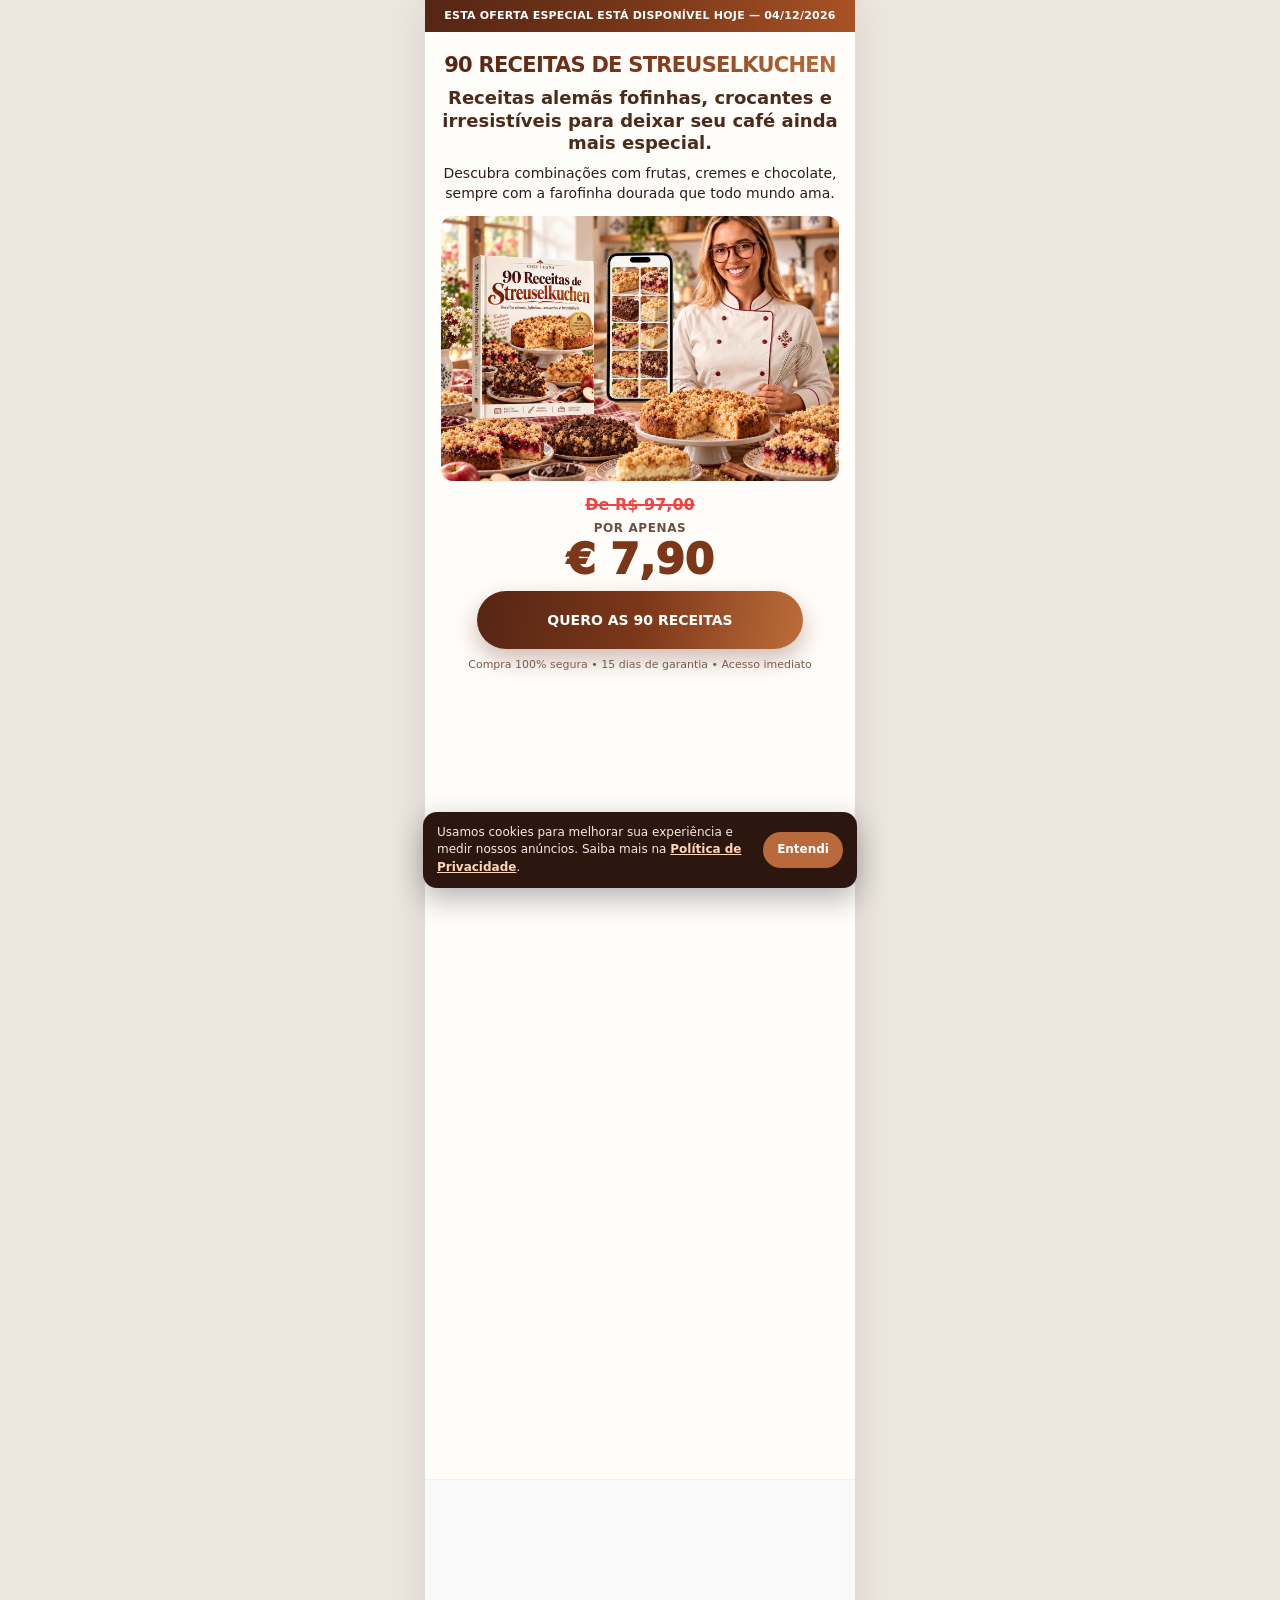
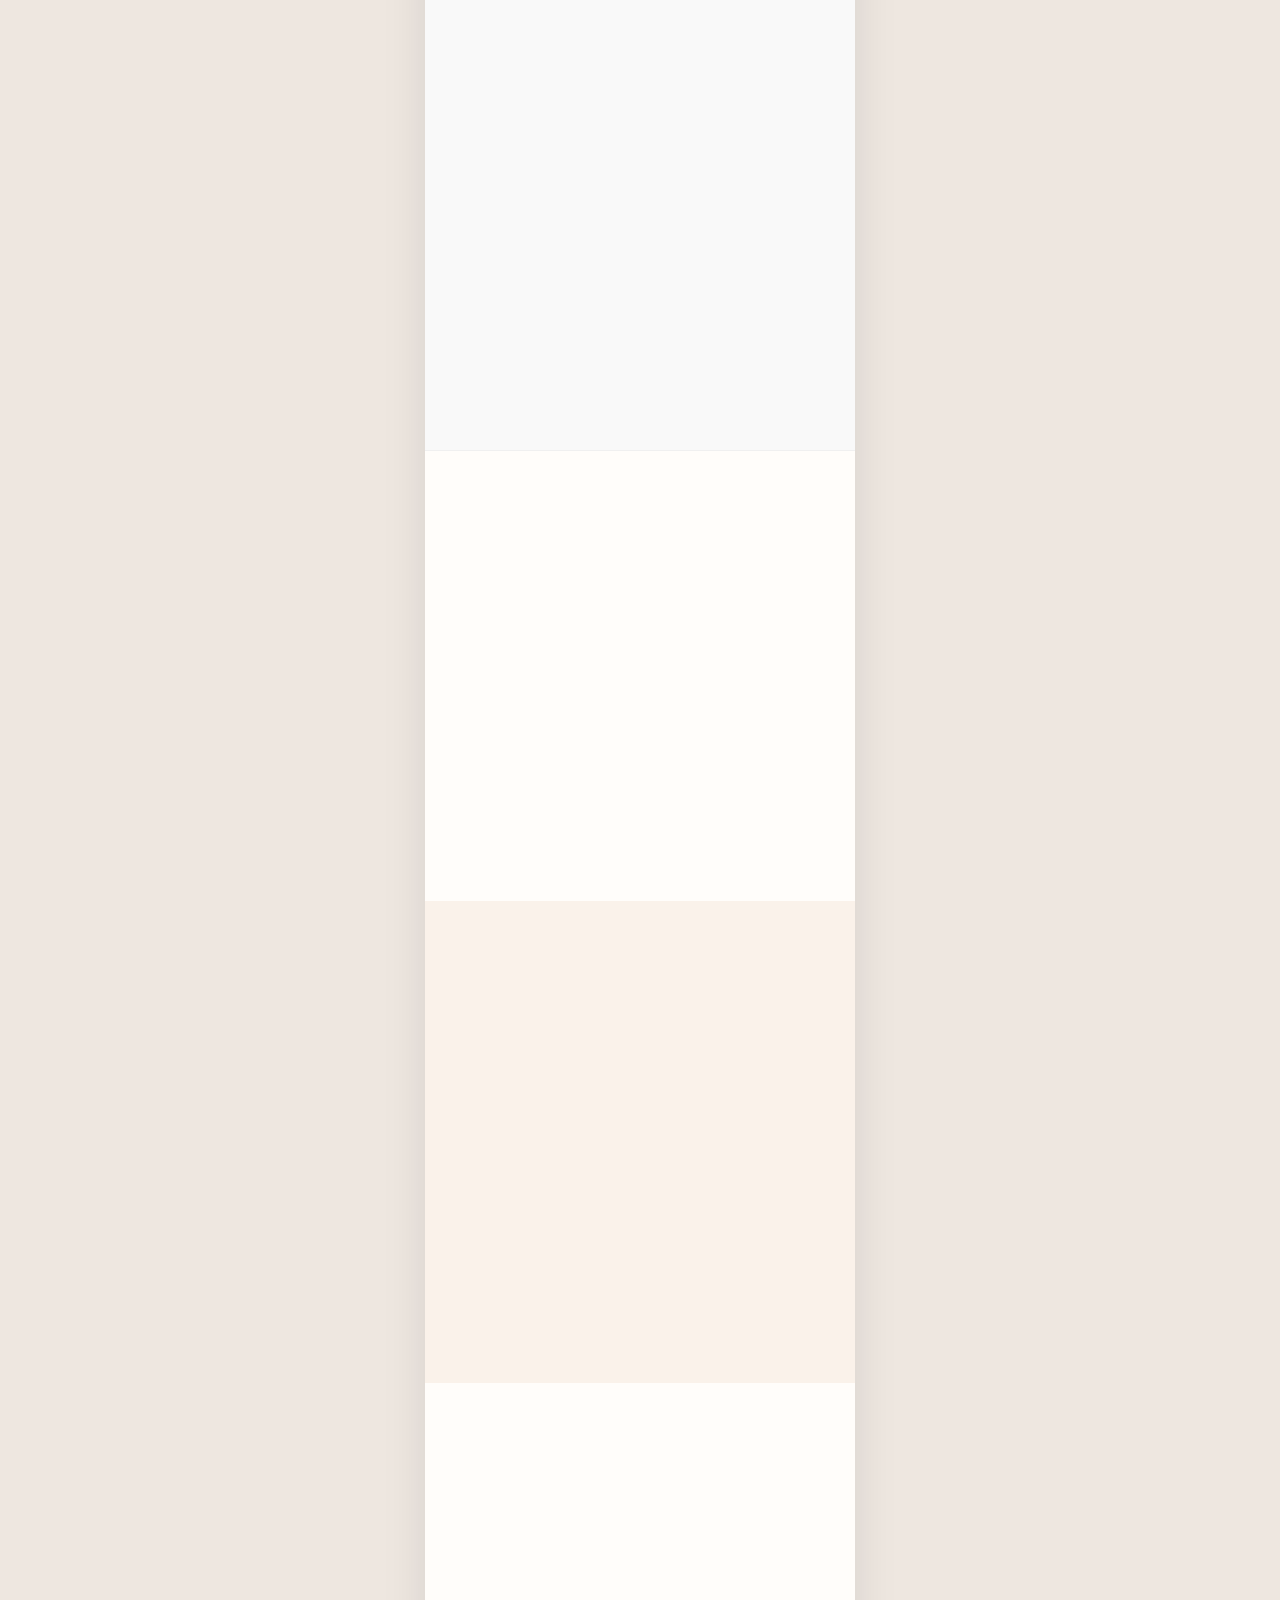
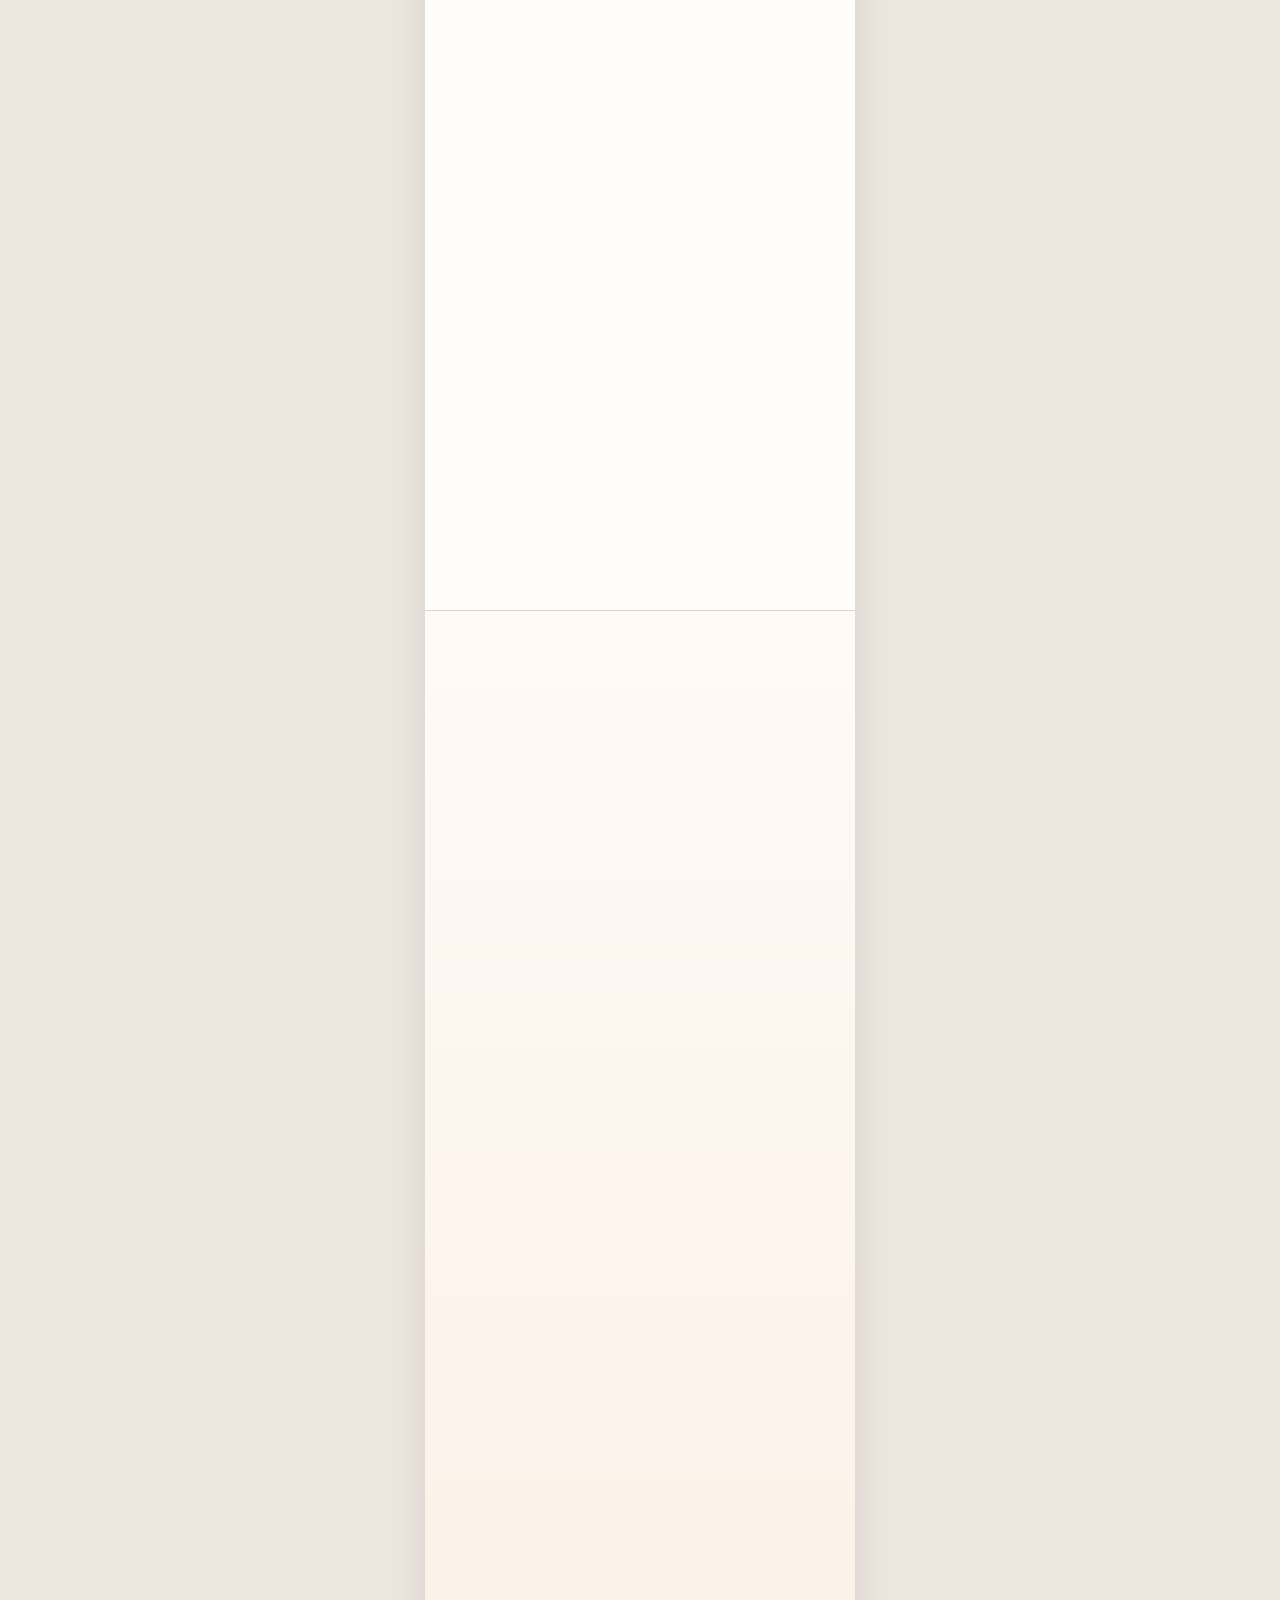
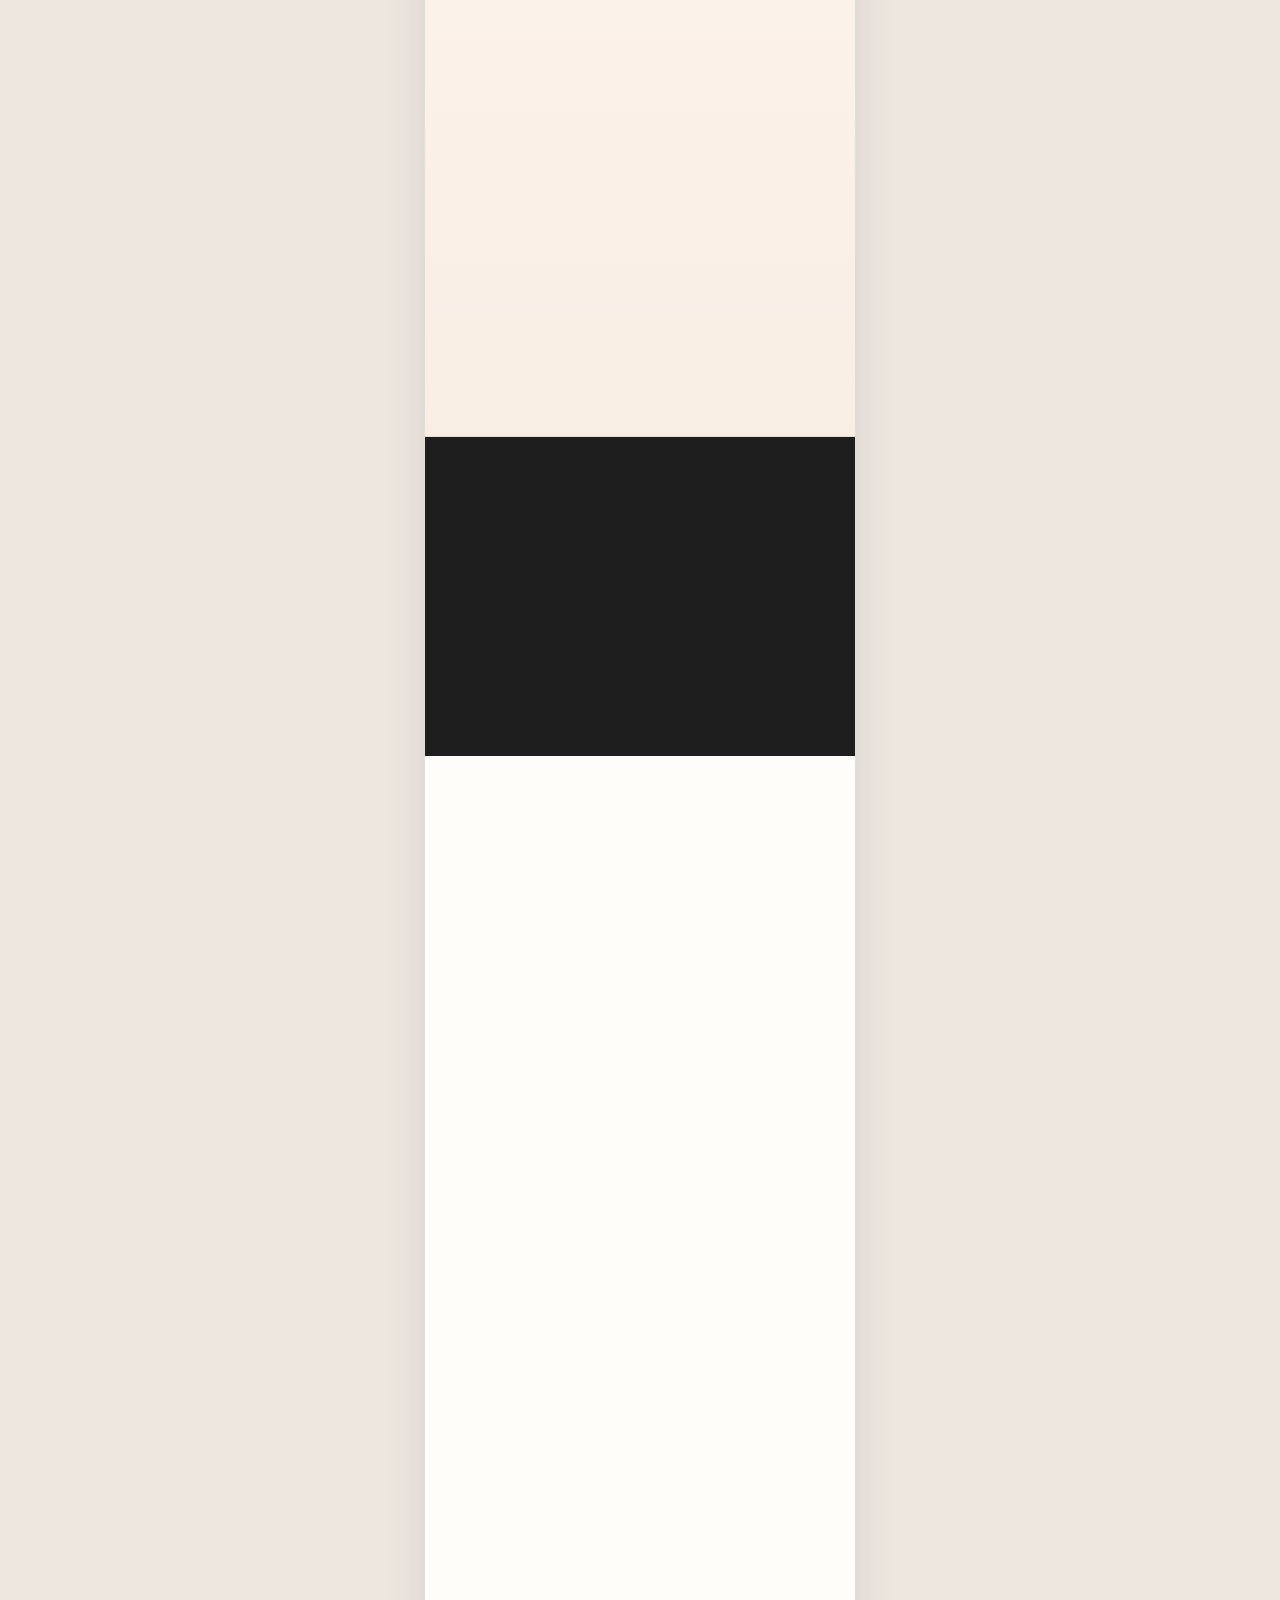
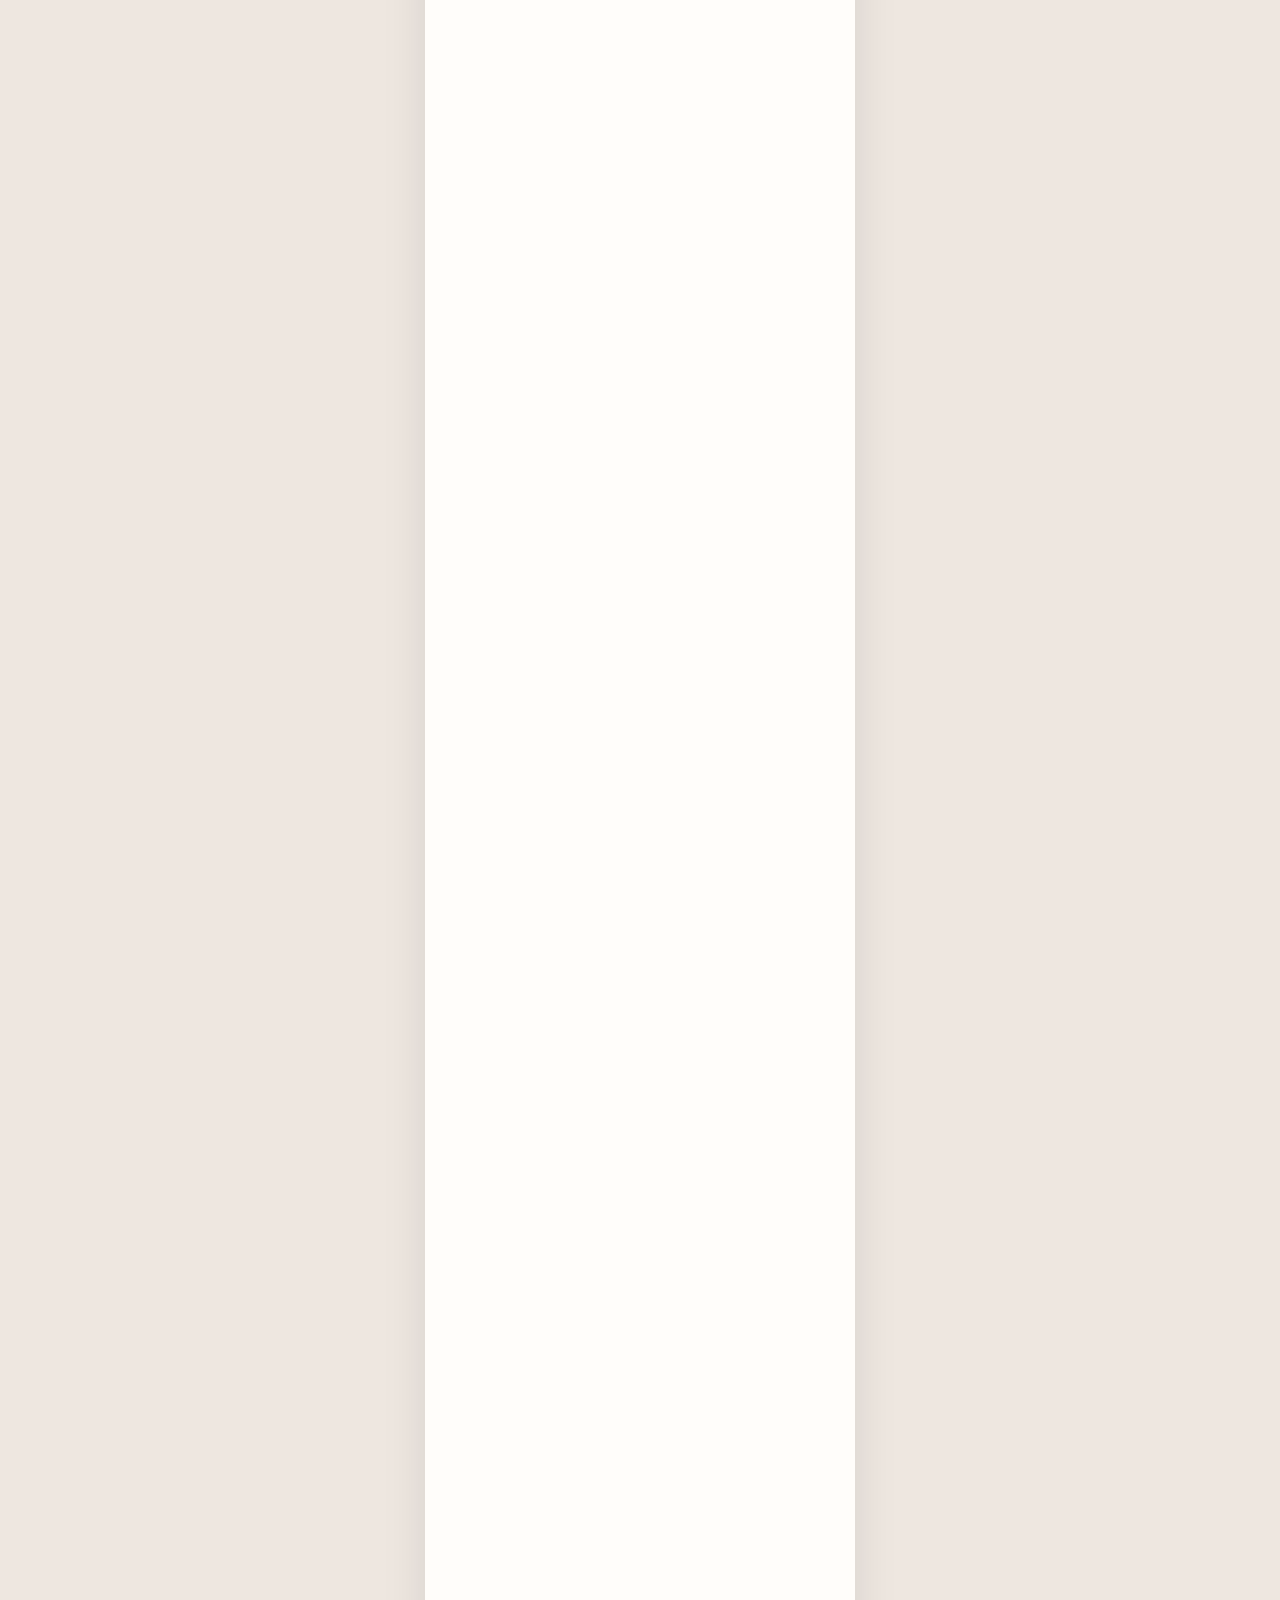
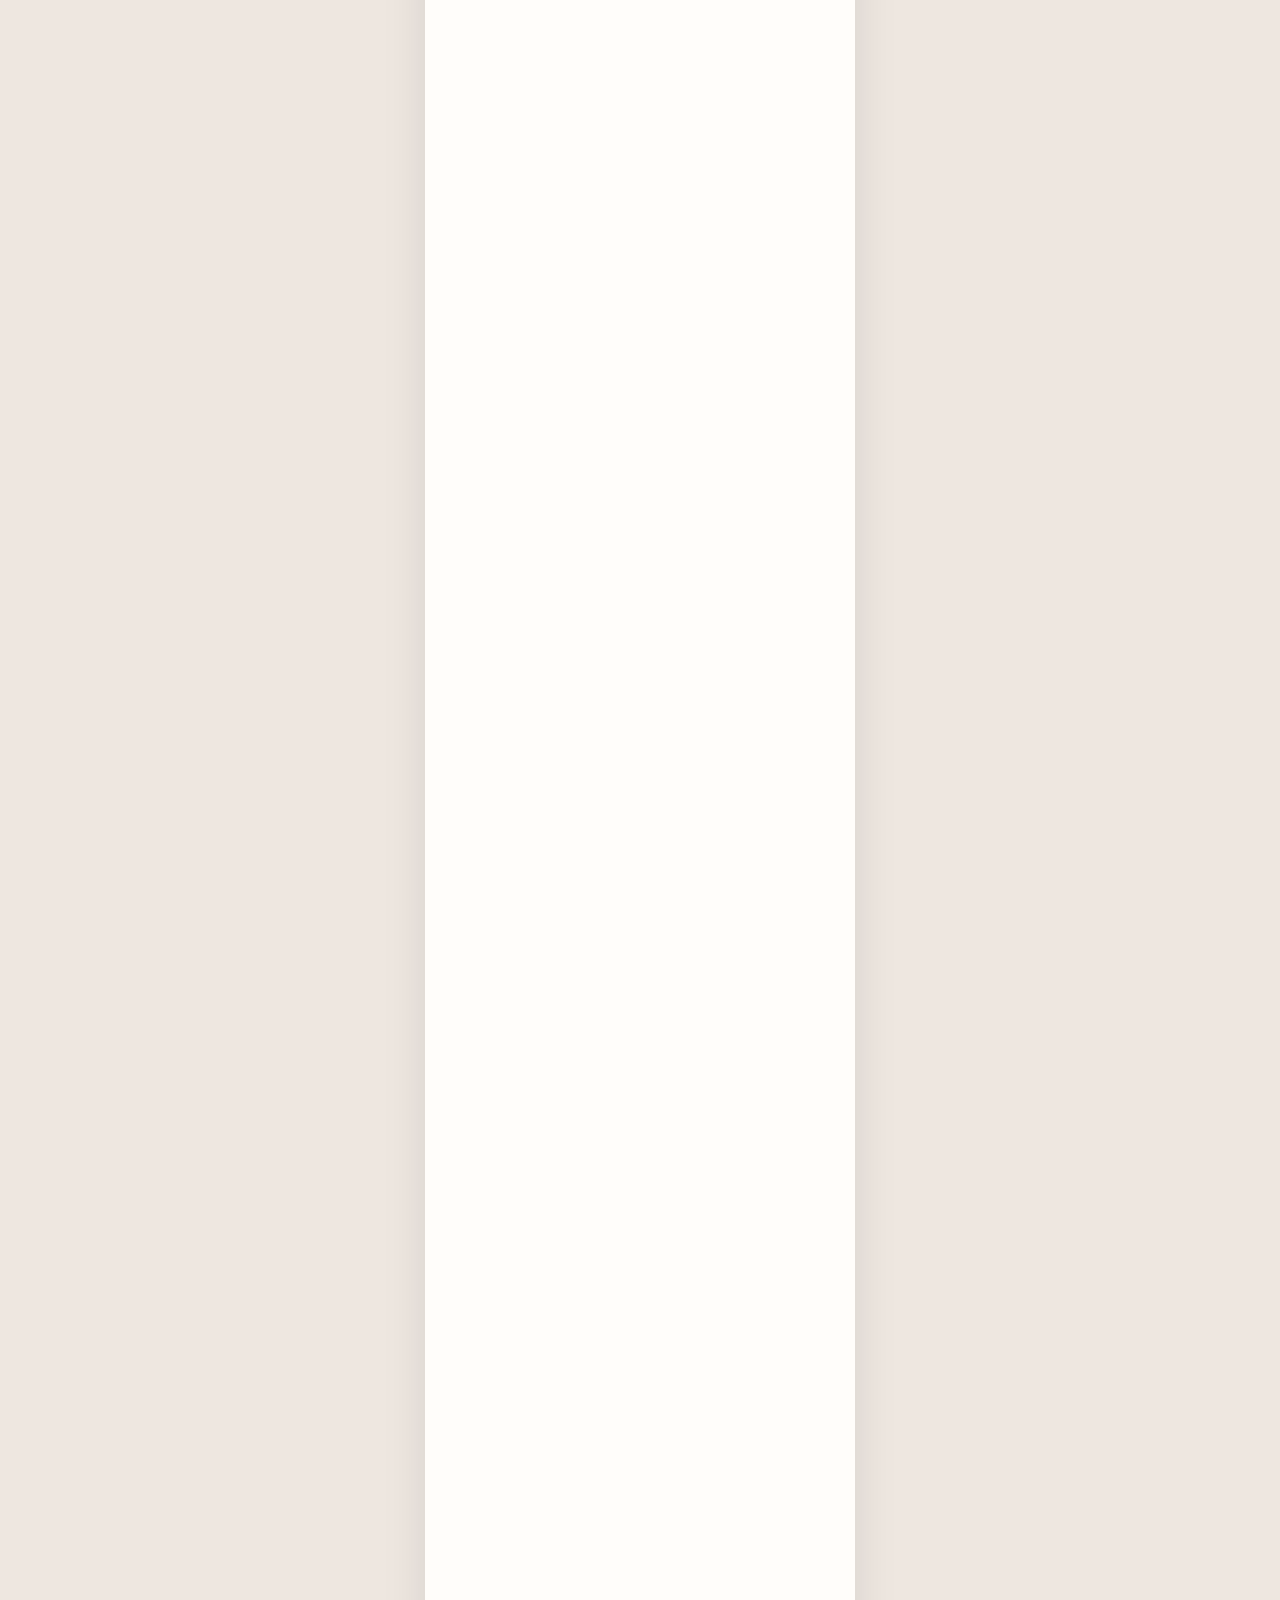
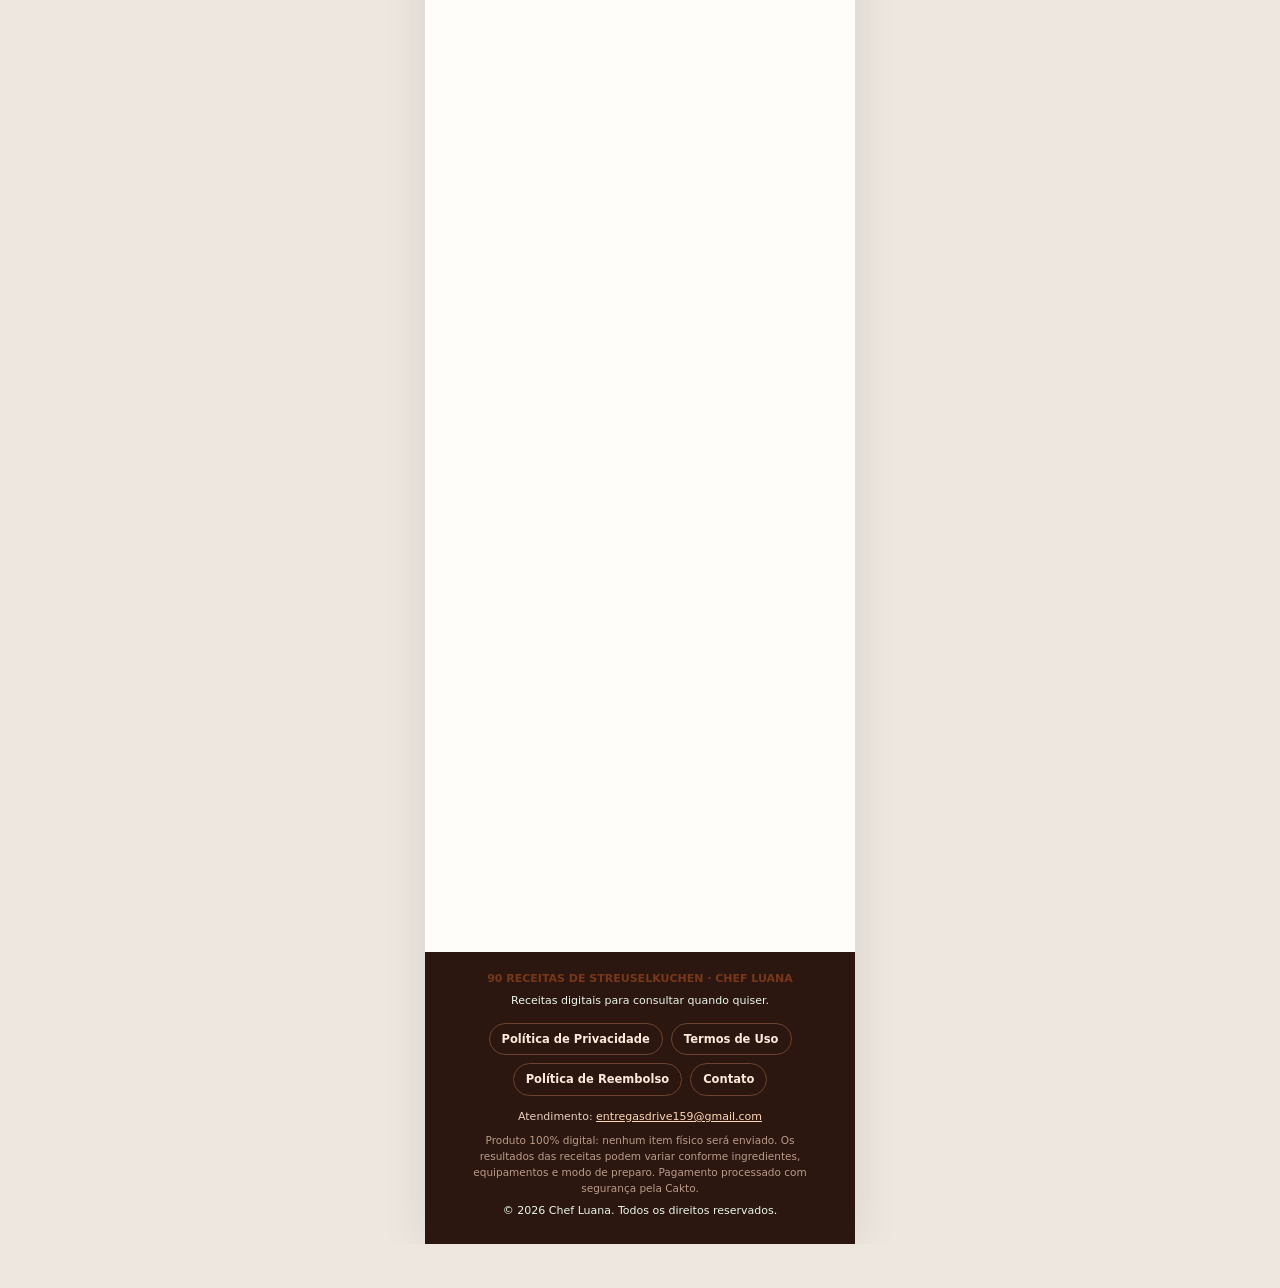
<file: index.html>
<!doctype html>
<html lang="pt-BR">
  <head>
    <meta charset="UTF-8" />
    <meta name="viewport" content="width=device-width, initial-scale=1.0" />
    <meta name="description" content="90 Receitas de Streuselkuchen da Chef Luana e super oferta com mais 165 receitas alemãs e cinco bônus." />
    <meta property="og:title" content="90 Receitas de Streuselkuchen | Chef Luana" />
    <meta property="og:description" content="Receitas alemãs fofinhas, crocantes e irresistíveis para preparar em casa." />
    <meta property="og:type" content="website" />
    <meta property="og:image" content="/streuselkuchen/mockup-basico.png" />
    <link rel="alternate" hreflang="pt-BR" href="/" />
    <link rel="alternate" hreflang="es-419" href="/es/" />
    <link rel="preload" as="image" href="streuselkuchen/banner-desktop.webp" type="image/webp" fetchpriority="high" />
    <title>90 Receitas de Streuselkuchen | Chef Luana</title>

    <!-- Google tag (gtag.js) -->
    <script async src="https://www.googletagmanager.com/gtag/js?id=AW-18517996919"></script>
    <script>
      window.dataLayer = window.dataLayer || [];
      function gtag(){dataLayer.push(arguments);}
      gtag('js', new Date());

      gtag('config', 'AW-18517996919');
    </script>

    <!-- Meta Pixel: página em português -->
    <script>
      !function(f,b,e,v,n,t,s){
        if(f.fbq)return;n=f.fbq=function(){n.callMethod?
        n.callMethod.apply(n,arguments):n.queue.push(arguments)};
        if(!f._fbq)f._fbq=n;n.push=n;n.loaded=!0;n.version='2.0';
        n.queue=[];t=b.createElement(e);t.async=!0;t.src=v;
        s=b.getElementsByTagName(e)[0];s.parentNode.insertBefore(t,s);
      }(window,document,'script','https://connect.facebook.net/en_US/fbevents.js');
      fbq('init', '1745036286691860');
      fbq('trackSingle', '1745036286691860', 'PageView');
    </script>

    <link rel="stylesheet" href="styles.css" />
    <link rel="stylesheet" href="legal.css" />
    <style>[hidden]{display:none!important}</style>
  </head>
  <body>
    <noscript><img height="1" width="1" style="display:none" src="https://www.facebook.com/tr?id=1745036286691860&amp;ev=PageView&amp;noscript=1" alt="" /></noscript>
    <div id="root">
      <main class="lc-page bolos-page streusel-page">
        <div class="lc-promo">ESTA OFERTA ESPECIAL ESTÁ DISPONÍVEL HOJE<span id="promo-date"></span></div>

        <!-- HERO -->
        <section class="lc-hero lc-shell">
          <h1>90 RECEITAS DE STREUSELKUCHEN</h1>
          <h2>Receitas alemãs fofinhas, crocantes e irresistíveis para deixar seu café ainda mais especial.</h2>
          <p>Descubra combinações com frutas, cremes e chocolate, sempre com a farofinha dourada que todo mundo ama.</p>
          <div class="bolos-hero-art">
            <img class="lc-hero-img" src="streuselkuchen/banner-desktop.webp" alt="Chef Luana com o livro 90 Receitas de Streuselkuchen e bolos alemães sobre a mesa" width="1536" height="1024" fetchpriority="high" />
          </div>
          <div class="lc-hero-price">
            <span>De R$&nbsp;97,00</span>
            <small>POR APENAS</small>
            <strong>€&nbsp;7,90</strong>
          </div>
          <a class="lc-cta" href="#ofertas">QUERO AS 90 RECEITAS</a>
          <p class="lc-micro">Compra 100% segura • 15 dias de garantia • Acesso imediato</p>
        </section>

        <!-- BENEFÍCIOS -->
        <section class="lc-benefits lc-shell">
          <h2 class="lc-heading">TRADIÇÃO ALEMÃ PARA <em>FAZER EM CASA</em></h2>
          <div class="lc-benefit-grid">
            <div class="lc-benefit"><span aria-hidden="true">🍰</span><strong>90 receitas de Streuselkuchen</strong></div>
            <div class="lc-benefit"><span aria-hidden="true">🍎</span><strong>Versões com frutas e cremes</strong></div>
            <div class="lc-benefit"><span aria-hidden="true">✨</span><strong>Farofinha dourada e crocante</strong></div>
            <div class="lc-benefit"><span aria-hidden="true">🥣</span><strong>Massas fofinhas e bem explicadas</strong></div>
            <div class="lc-benefit"><span aria-hidden="true">🇩🇪</span><strong>Tradição alemã na sua cozinha</strong></div>
            <div class="lc-benefit"><span aria-hidden="true">☕</span><strong>Perfeitas para o café da tarde</strong></div>
            <div class="lc-benefit"><span aria-hidden="true">📖</span><strong>Variedade para sair do comum</strong></div>
            <div class="lc-benefit"><span aria-hidden="true">📱</span><strong>Livro digital para consultar sempre</strong></div>
          </div>
        </section>

        <!-- GALERIA -->
        <section class="lc-gallery">
          <div class="lc-gallery-intro">
            <h2 class="lc-heading">OLHA O QUE VOCÊ VAI <em>APRENDER A FAZER</em></h2>
            <p>Toque em uma página para ampliar e conhecer a receita.</p>
          </div>
          <div class="lc-gallery-scroll" id="gallery-scroll" aria-label="Seis páginas de receitas"></div>
          <div class="lc-gallery-swipe" aria-hidden="true">ARRASTE PARA VER MAIS <span>›</span></div>
          <div class="lc-gallery-grid" id="gallery-grid"></div>
          <div class="lc-carousel-controls">
            <button id="gallery-prev" aria-label="Ver receitas anteriores">‹</button>
            <button id="gallery-next" aria-label="Ver próximas receitas">›</button>
          </div>
        </section>

        <!-- MODAL DA RECEITA -->
        <div class="bolos-modal-backdrop" id="recipe-modal" hidden>
          <dialog open class="bolos-modal bolos-recipe-modal" aria-label="">
            <button id="recipe-modal-close" aria-label="Fechar">×</button>
            <img id="recipe-modal-img" alt="" />
          </dialog>
        </div>

        <!-- DEPOIMENTOS (WHATSAPP) -->
        <section class="lc-testimonials lc-shell">
          <h2 class="lc-heading">CONVERSAS SOBRE OS <em>STREUSELKUCHEN</em></h2>
          <div class="lc-carousel-controls lc-chat-controls">
            <button id="chat-prev" aria-label="Ver depoimento anterior">‹</button>
            <button id="chat-next" aria-label="Ver próximo depoimento">›</button>
          </div>
          <div class="lc-chat-scroll" id="chat-scroll" aria-label="Cinco depoimentos reais em conversas de WhatsApp"></div>
          <div class="lc-chat-swipe" aria-hidden="true">ARRASTE PARA VER MAIS <span>›</span></div>
          <div class="lc-chat-dots" id="chat-dots" aria-label="Escolher depoimento"></div>
          <a class="lc-cta" href="#ofertas">QUERO CONHECER AS OFERTAS</a>
        </section>

        <!-- PARA QUEM É -->
        <section class="lc-for">
          <div class="lc-shell">
            <h2 class="lc-heading">ESSE LIVRO É PARA <em>VOCÊ QUE…</em></h2>
            <div class="lc-for-list">
              <p><span aria-hidden="true">✓</span>Ama bolos caseiros com cobertura crocante.</p>
              <p><span aria-hidden="true">✓</span>Quer conhecer sabores da confeitaria alemã.</p>
              <p><span aria-hidden="true">✓</span>Gosta de variar recheios com frutas, cremes e chocolate.</p>
              <p><span aria-hidden="true">✓</span>Procura receitas especiais para o café da tarde e encontros em família.</p>
              <p><span aria-hidden="true">✓</span>Quer um passo a passo fácil de acompanhar.</p>
              <p><span aria-hidden="true">✓</span>Prefere ter muitas opções reunidas em um só material.</p>
            </div>
          </div>
        </section>

        <!-- BÔNUS -->
        <section class="lc-bonuses lc-shell">
          <h2 class="lc-heading">NA SUPER OFERTA, VOCÊ LEVA <em>5 BÔNUS</em></h2>
          <p>Guias complementares para acertar a farofa, variar os sabores e conservar suas receitas.</p>
          <div class="lc-bonus-list" id="bonus-list"></div>
        </section>

        <!-- OFERTAS -->
        <section class="lc-offers" id="ofertas">
          <div class="lc-shell">
            <h2 class="lc-heading">ESCOLHA SUA <em>OFERTA</em></h2>
            <p>Leve as 90 receitas de Streuselkuchen ou escolha a coleção completa com +165 receitas alemãs e cinco bônus.</p>
            <div class="lc-offer-list">
              <article class="lc-plan lc-plan-featured">
                <span class="lc-plan-recommended">MAIS RECOMENDADO</span>
                <span class="lc-plan-badge">SUPER OFERTA</span>
                <h3>+165 Receitas Alemãs + 90 Receitas de Streuselkuchen</h3>
                <ul id="plan-complete-list">
                  <li class="lc-plan-item"><span aria-hidden="true">✓</span>90 receitas de Streuselkuchen</li>
                  <li class="lc-plan-item"><span aria-hidden="true">✓</span>+165 receitas alemãs</li>
                  <li class="lc-plan-item"><span aria-hidden="true">✓</span>255 receitas ao todo</li>
                  <li class="lc-plan-item"><span aria-hidden="true">✓</span>Os cinco bônus apresentados acima</li>
                </ul>
                <div class="lc-plan-bottom">
                  <p class="lc-plan-reference">De <del>R$&nbsp;169,50</del> <span aria-hidden="true">•</span> PAGAMENTO ÚNICO</p>
                  <p class="lc-plan-price">€&nbsp;9,90</p>
                  <a class="lc-buy" href="https://pay.hotmart.com/V108259980M?checkoutMode=10">🛒 COMPRAR AGORA</a>
                  <small class="lc-plan-assurances"><span>♧ PRODUTO DIGITAL</span><span>◷ ACESSO APÓS A COMPRA</span></small>
                </div>
              </article>
              <article class="lc-plan">
                <span class="lc-plan-badge">OFERTA BÁSICA</span>
                <img class="streusel-plan-mockup" src="streuselkuchen/mockup-basico.png" alt="Livro 90 Receitas de Streuselkuchen" loading="lazy" />
                <h3>90 Receitas de Streuselkuchen</h3>
                <ul>
                  <li class="lc-plan-item"><span aria-hidden="true">✓</span>90 receitas de Streuselkuchen</li>
                  <li class="lc-plan-item"><span aria-hidden="true">✓</span>Variações com frutas, cremes e chocolate</li>
                  <li class="lc-plan-item"><span aria-hidden="true">✓</span>Ingredientes e modo de preparo em etapas</li>
                  <li class="lc-plan-item"><span aria-hidden="true">✓</span>Livro digital para consultar sempre</li>
                </ul>
                <div class="lc-plan-bottom">
                  <p class="lc-plan-reference">De <del>R$&nbsp;97,00</del> <span aria-hidden="true">•</span> PAGAMENTO ÚNICO</p>
                  <p class="lc-plan-price">€&nbsp;7,90</p>
                  <a class="lc-buy" href="https://pay.hotmart.com/V108259980M?off=efmn8yv8&amp;checkoutMode=10">🛒 COMPRAR AGORA</a>
                  <small class="lc-plan-assurances"><span>♧ PRODUTO DIGITAL</span><span>◷ ACESSO APÓS A COMPRA</span></small>
                </div>
              </article>
            </div>
          </div>
        </section>

        <!-- GARANTIA -->
        <section class="lc-guarantee">
          <div class="lc-shell">
            <div class="lc-shield" aria-hidden="true">♧</div>
            <h2>CONHEÇA AS RECEITAS COM TRANQUILIDADE</h2>
            <h3>15 DIAS DE GARANTIA</h3>
            <p>Acesse o material e veja se ele faz sentido para sua rotina. Se não ficar satisfeita, solicite o reembolso dentro de 15 dias, conforme as condições da compra.</p>
          </div>
        </section>

        <!-- AVALIAÇÕES -->
        <section class="lc-reviews lc-shell">
          <h2 class="lc-heading">STREUSELKUCHEN <em>NA COZINHA</em></h2>
          <p>Veja as conversas reais compartilhadas com a Chef Luana.</p>
          <div class="lc-review-grid" id="review-grid"></div>
          <a class="lc-cta" href="#ofertas">QUERO CONHECER AS RECEITAS</a>
        </section>

        <!-- FAQ -->
        <section class="lc-faq lc-shell">
          <h2 class="lc-heading">PERGUNTAS FREQUENTES (FAQ)</h2>
          <div class="lc-faq-list" id="faq-list"></div>
          <p class="lc-final">Seu próximo café pode ter o sabor da tradição alemã.</p>
          <p>Escolha a coleção que combina com você.</p>
          <a class="lc-cta" href="#ofertas">VER AS OFERTAS</a>
        </section>

        <footer class="lc-footer">
          <strong>90 RECEITAS DE STREUSELKUCHEN · CHEF LUANA</strong>
          <p>Receitas digitais para consultar quando quiser.</p>
          <nav class="lc-legal-links" aria-label="Informações legais">
            <a href="politica-de-privacidade/">Política de Privacidade</a>
            <a href="termos-de-uso/">Termos de Uso</a>
            <a href="politica-de-reembolso/">Política de Reembolso</a>
            <a href="contato/">Contato</a>
          </nav>
          <p class="lc-legal-company">Atendimento: <a href="mailto:entregasdrive159@gmail.com">entregasdrive159@gmail.com</a></p>
          <p class="lc-legal-disclaimer">Produto 100% digital: nenhum item físico será enviado. Os resultados das receitas podem variar conforme ingredientes, equipamentos e modo de preparo. Pagamento processado com segurança pela Cakto.</p>
          <p>© 2026 Chef Luana. Todos os direitos reservados.</p>
        </footer>
      </main>
    </div>

    <div class="cookie-bar" id="cookie-bar" hidden>
      <span>Usamos cookies para melhorar sua experiência e medir nossos anúncios. Saiba mais na <a href="politica-de-privacidade/">Política de Privacidade</a>.</span>
      <button type="button" id="cookie-ok">Entendi</button>
    </div>
    <script>
      (function () {
        var bar = document.getElementById("cookie-bar");
        try { if (localStorage.getItem("cookie-ok")) return; } catch (e) {}
        bar.hidden = false;
        document.getElementById("cookie-ok").addEventListener("click", function () {
          bar.hidden = true;
          try { localStorage.setItem("cookie-ok", "1"); } catch (e) {}
        });
      })();
    </script>

    <script src="app.js"></script>
  </body>
</html>
</file>
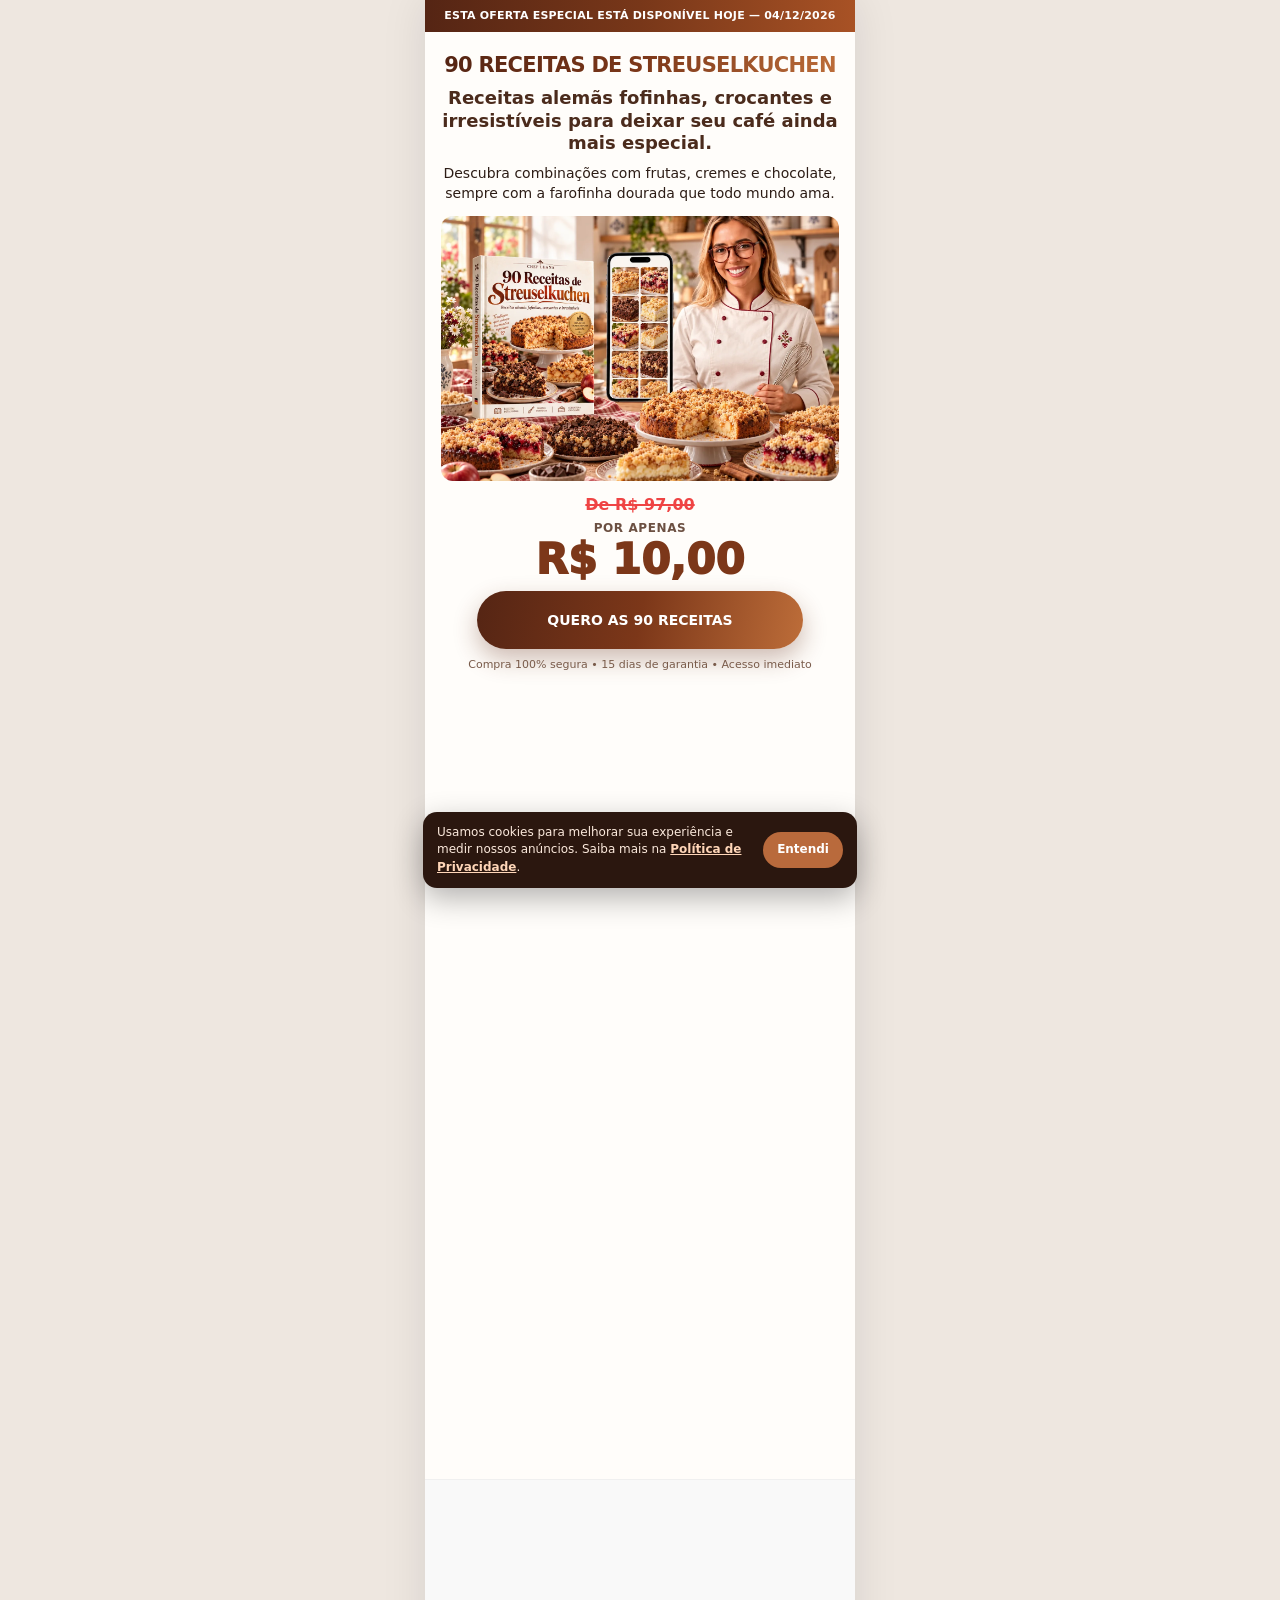
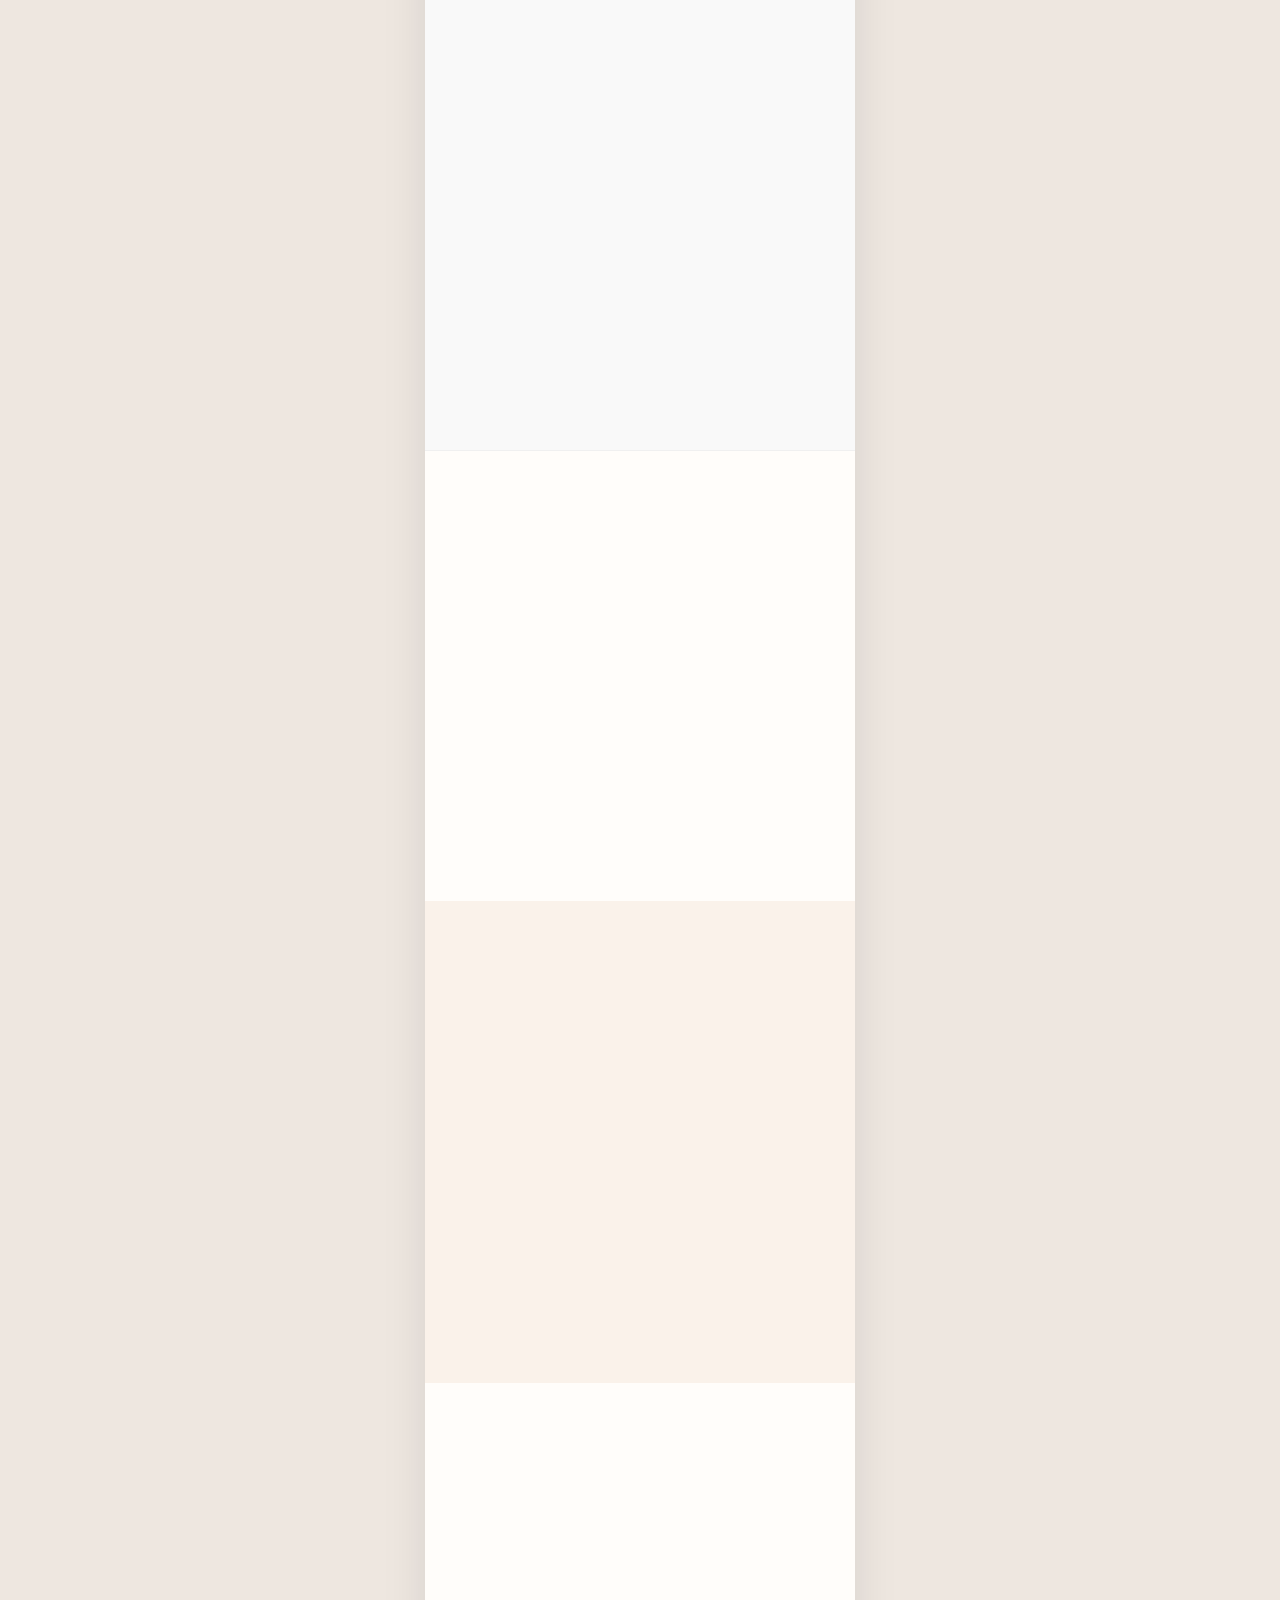
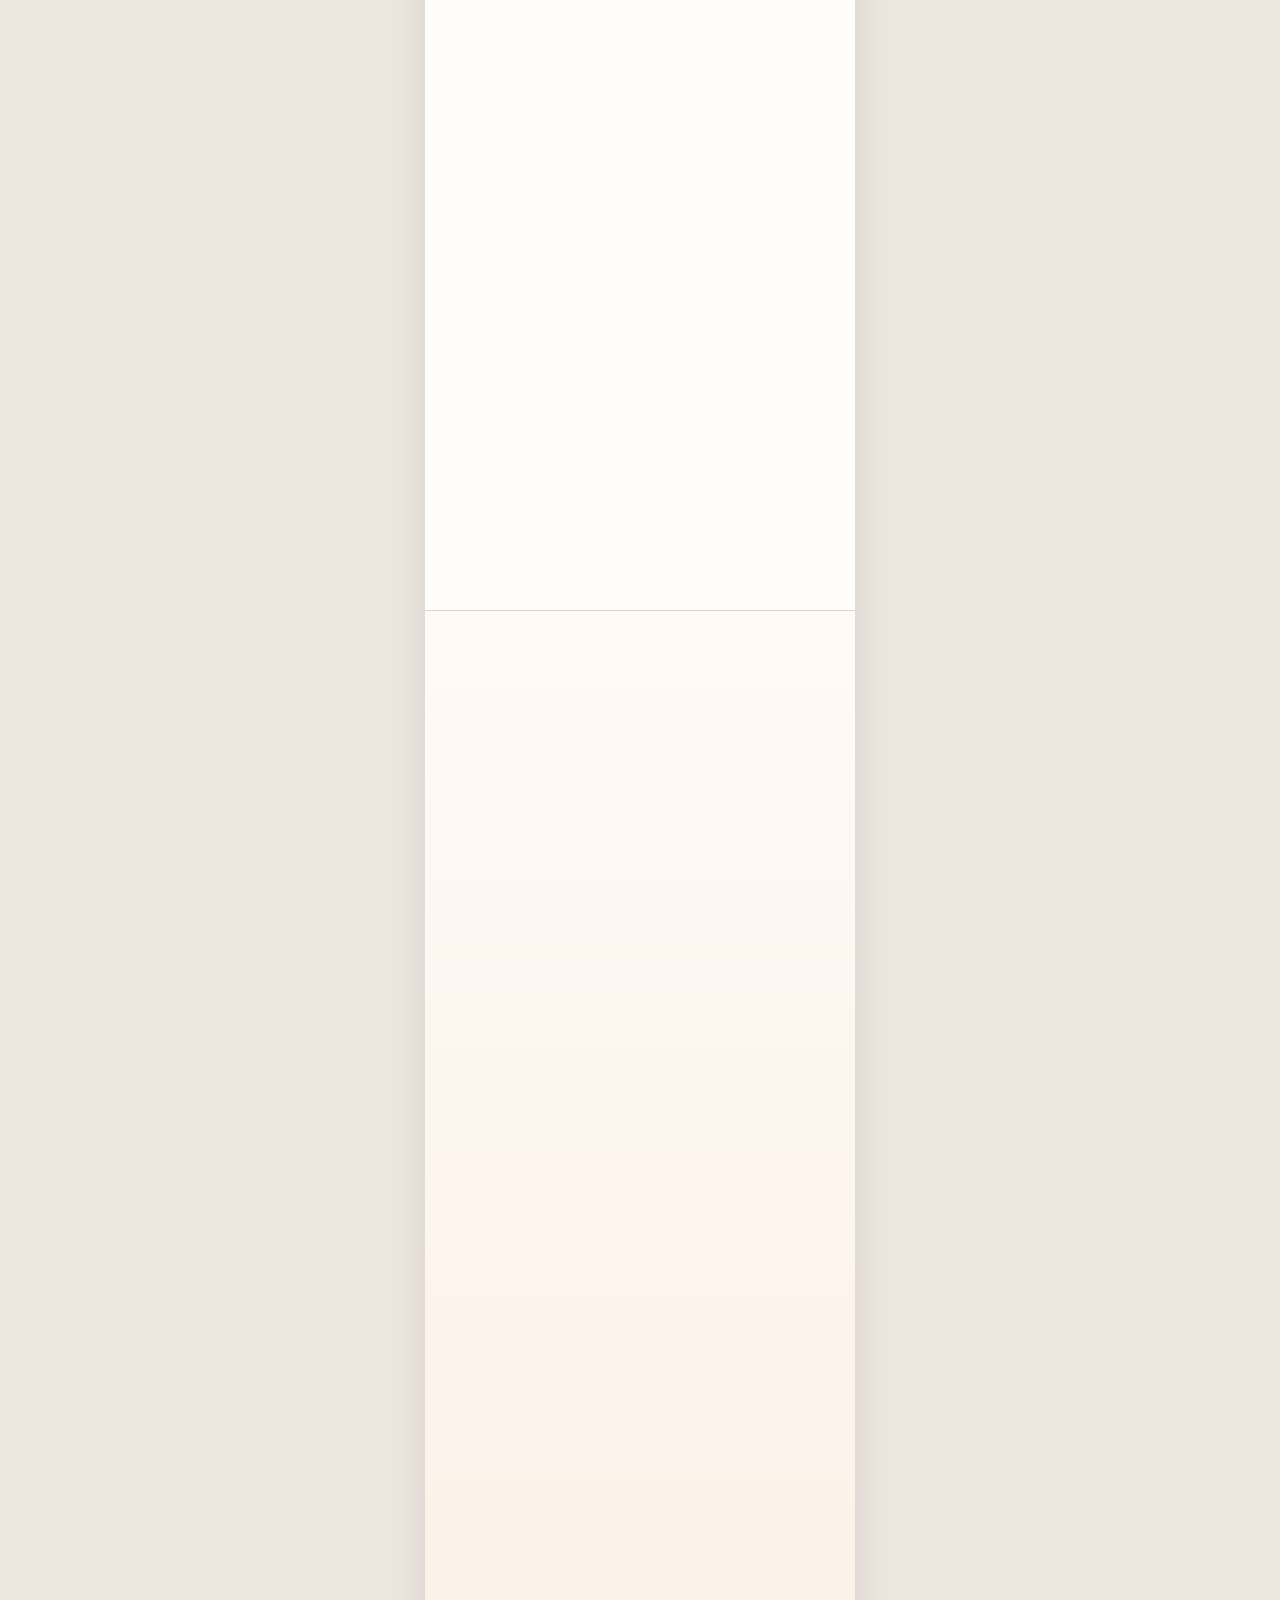
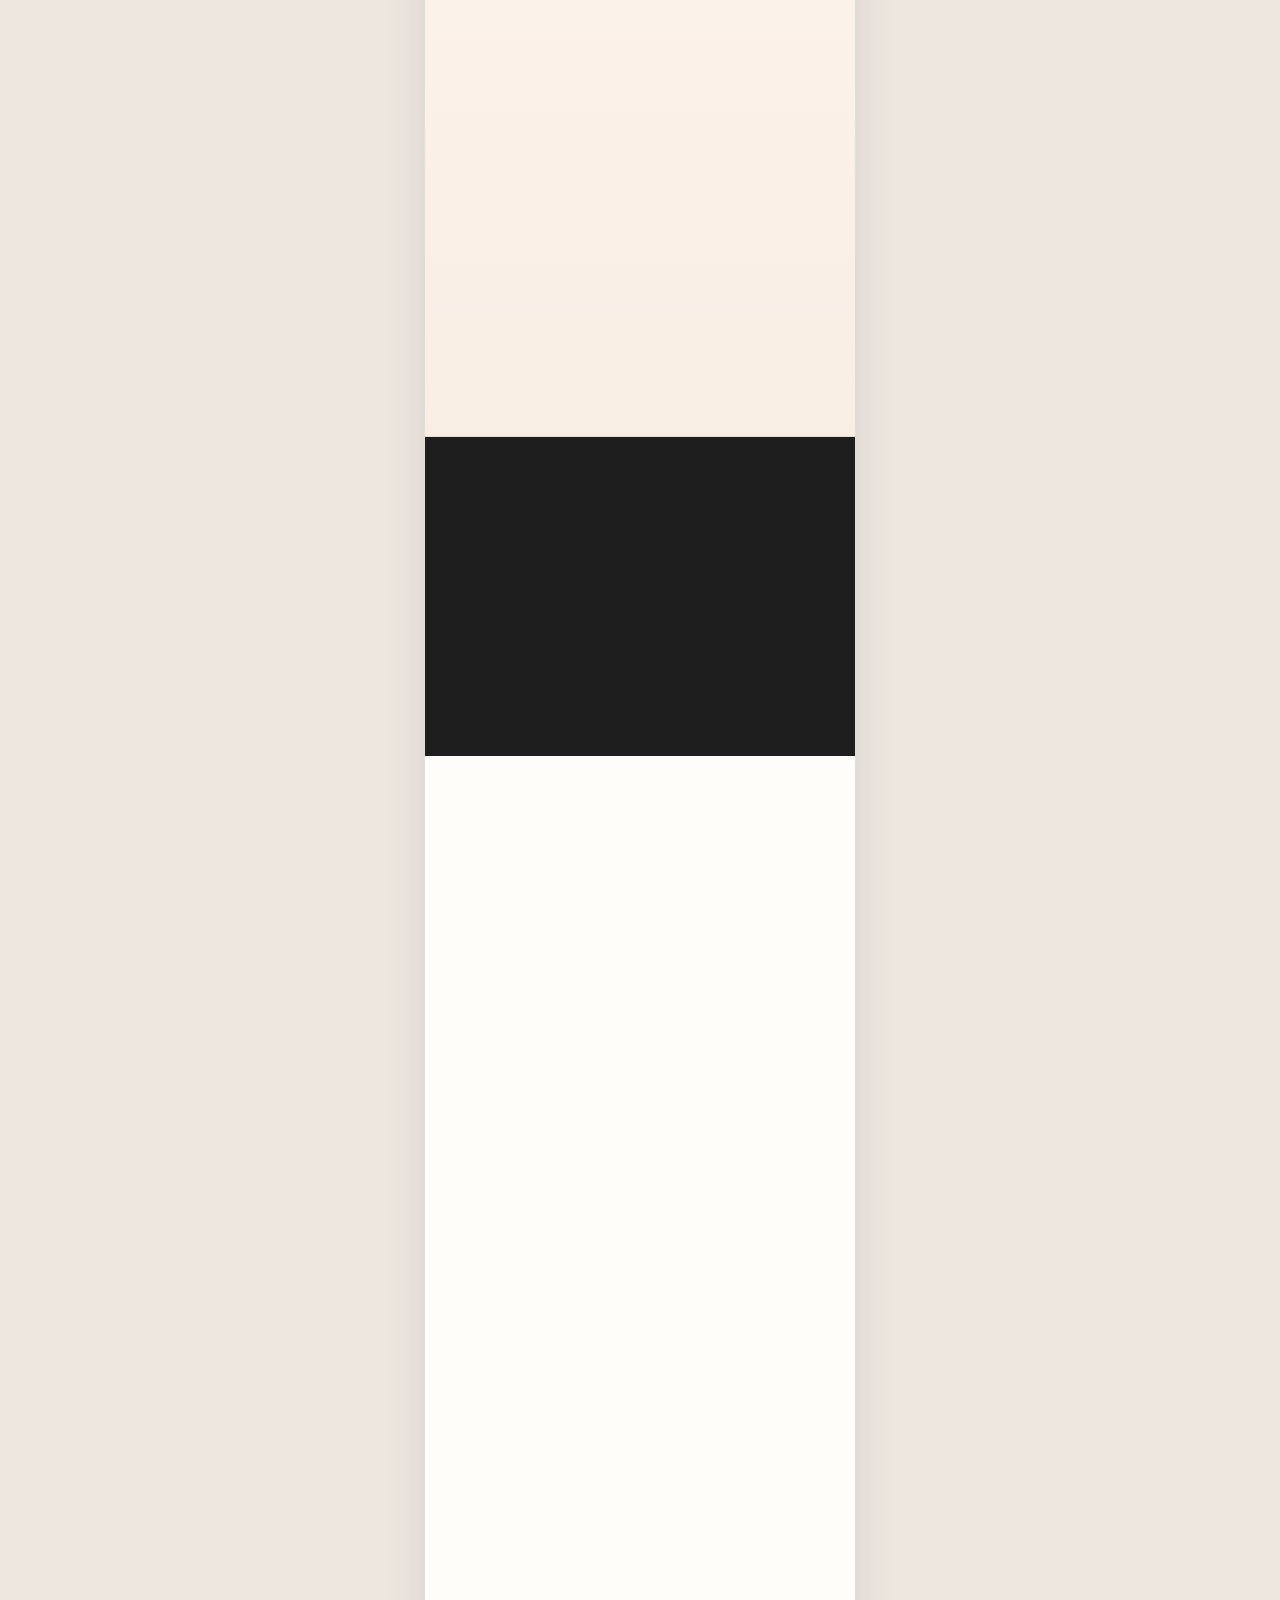
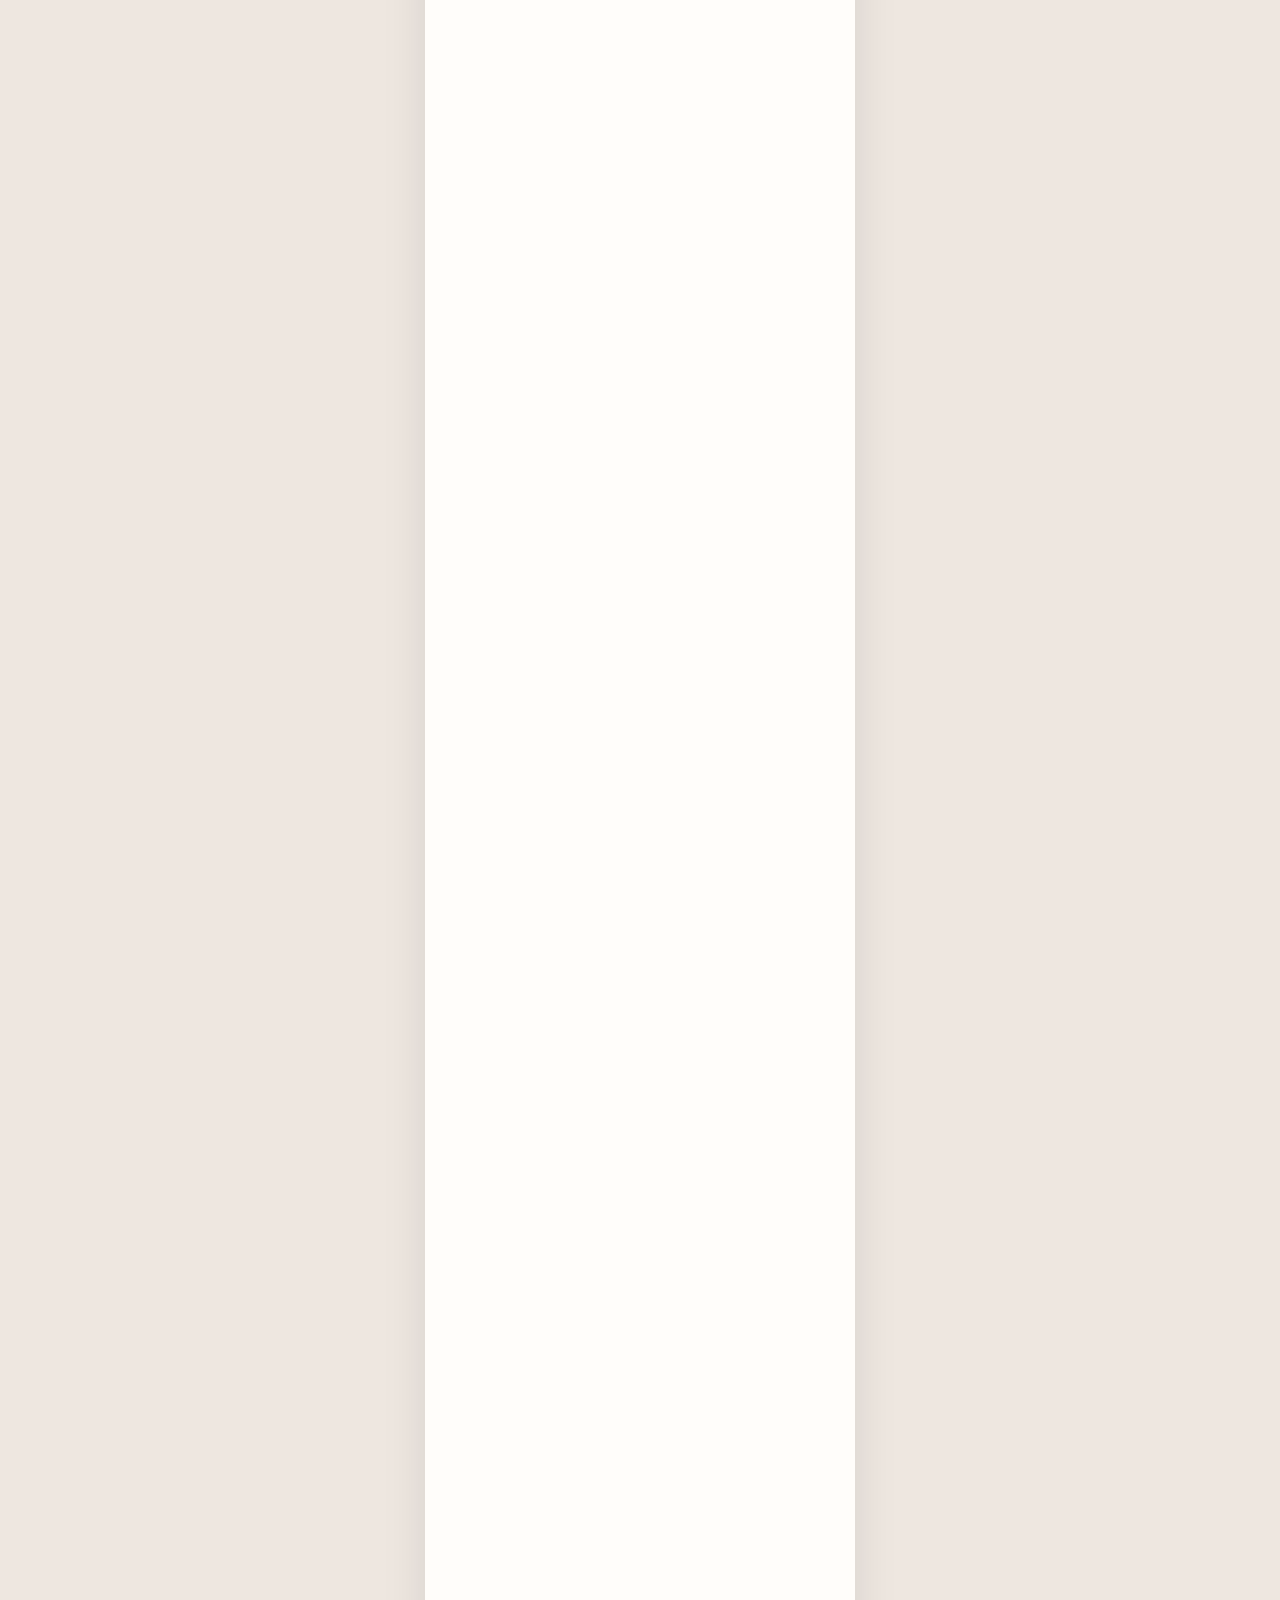
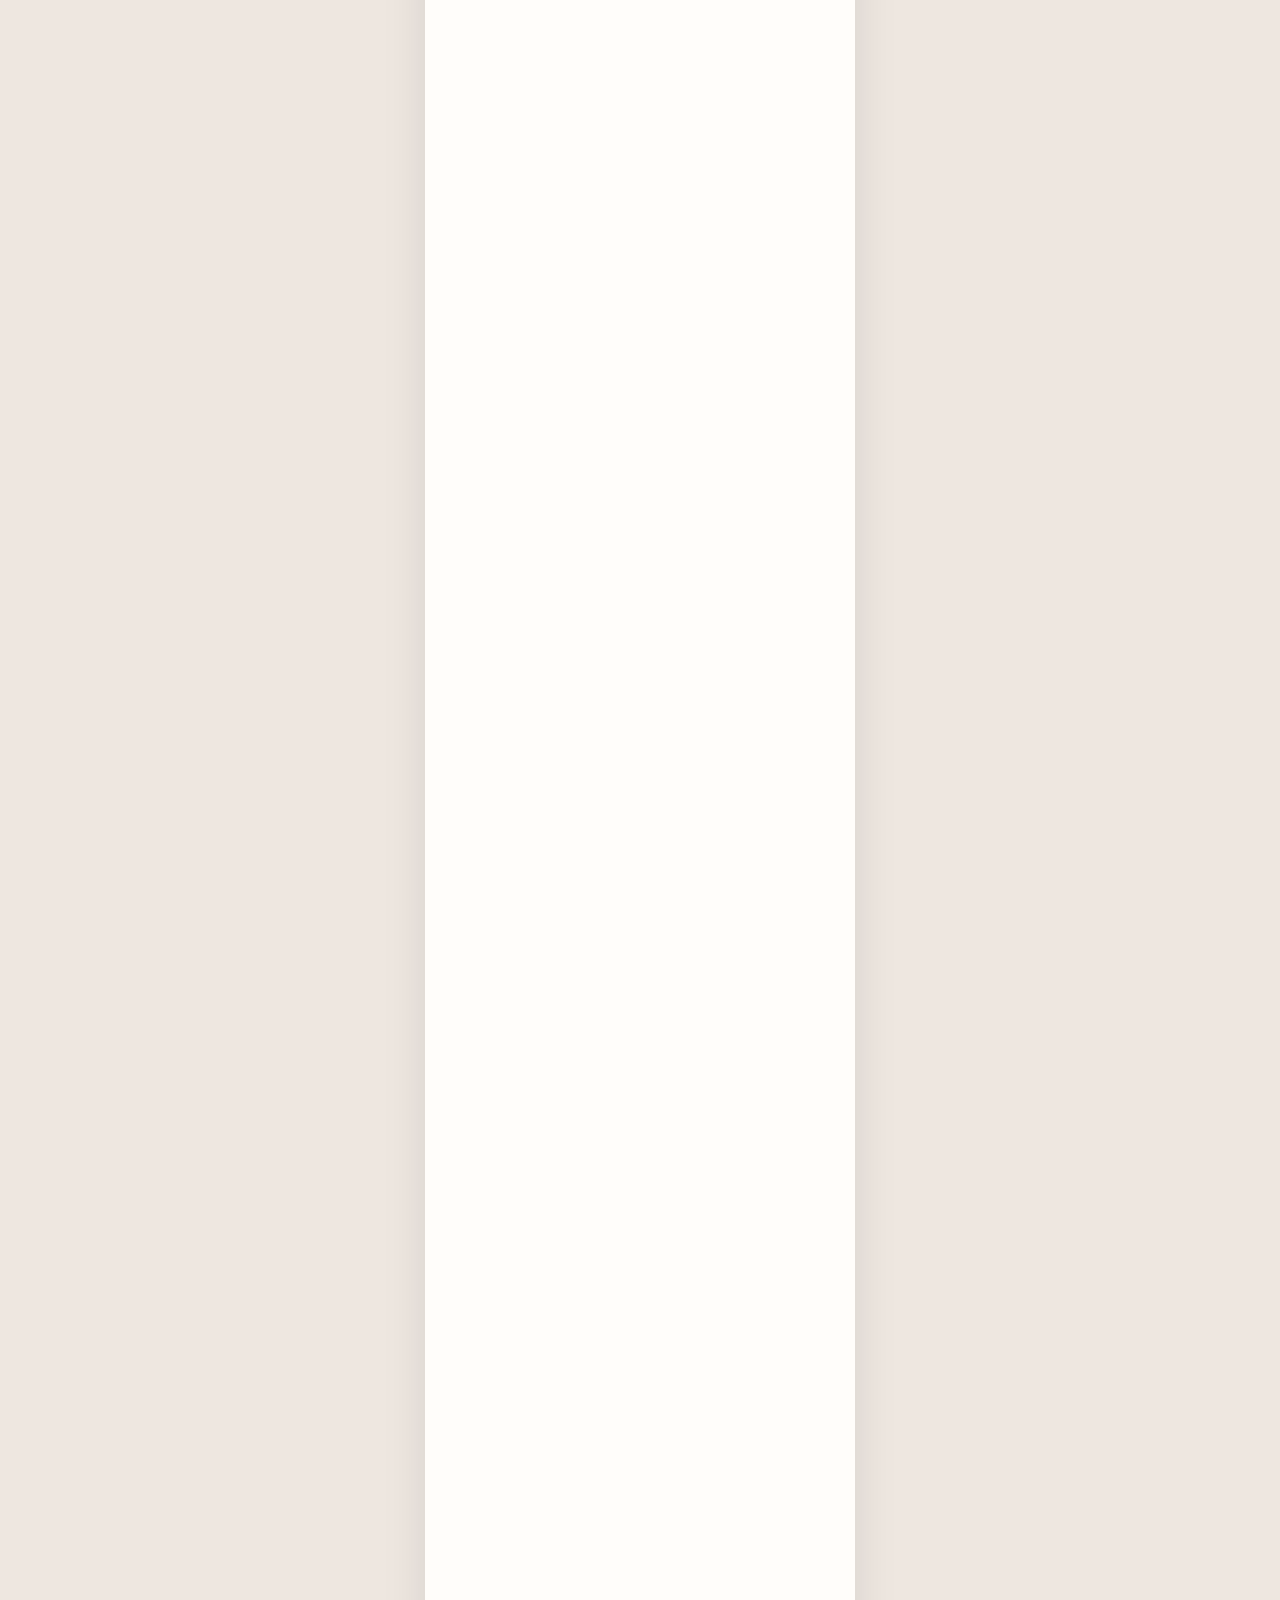
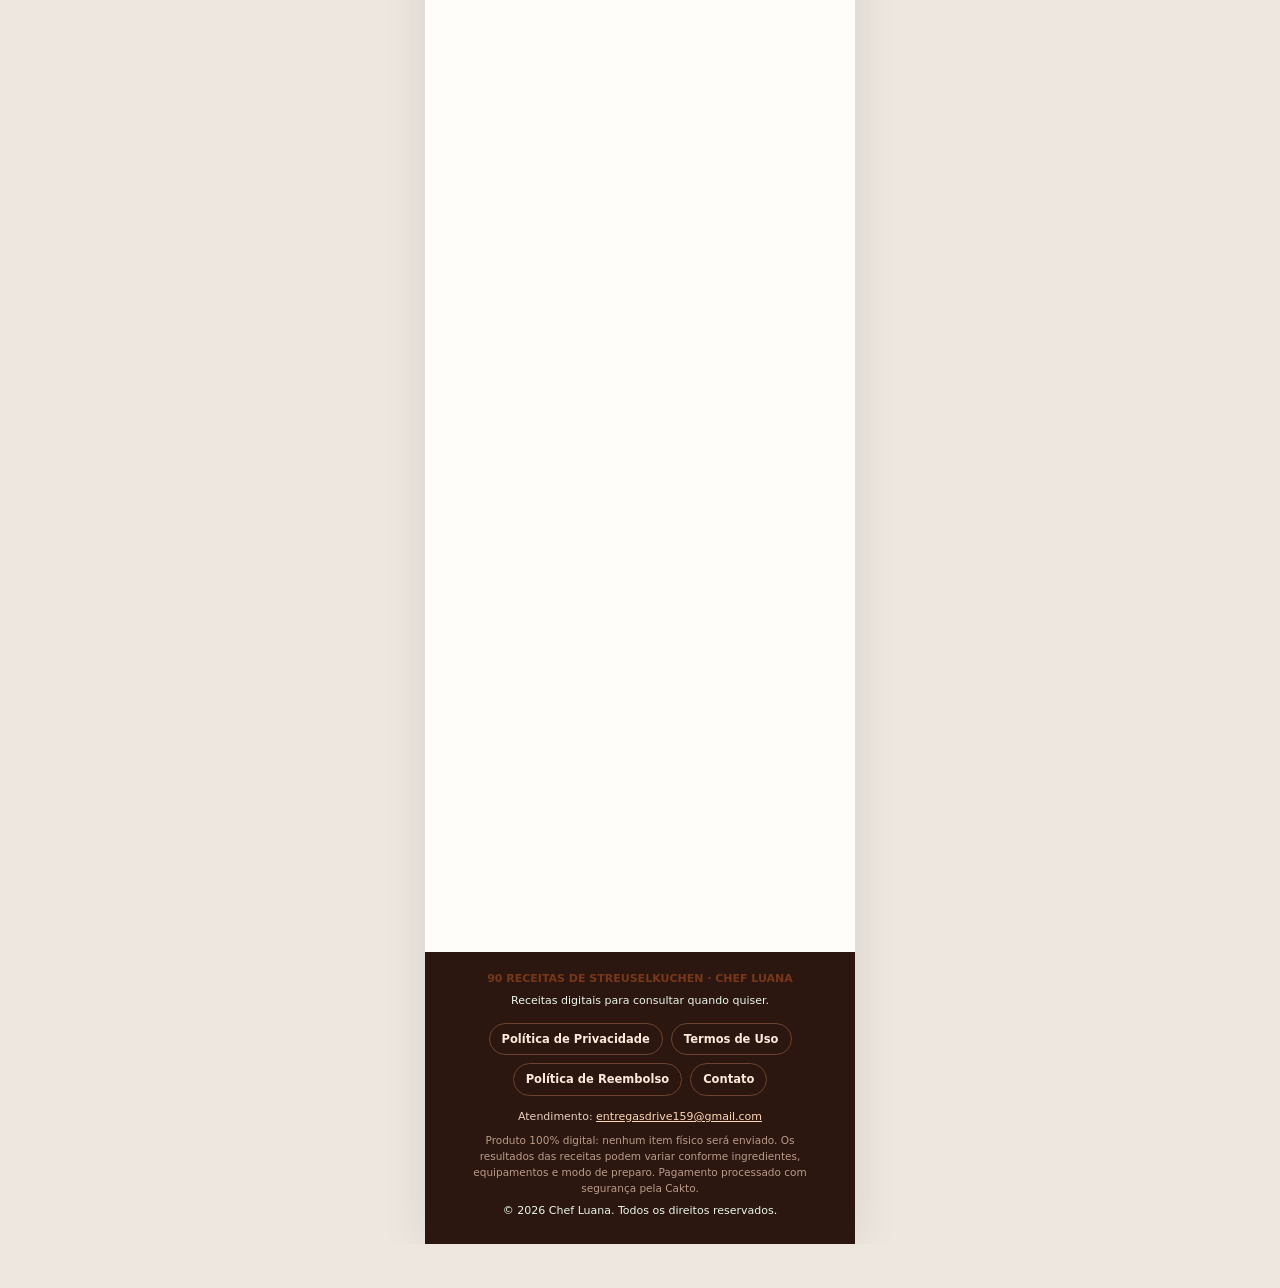
<file: br/index.html>
<!doctype html>
<html lang="pt-BR">
  <head>
    <meta charset="UTF-8" />
    <meta name="viewport" content="width=device-width, initial-scale=1.0" />
    <meta name="description" content="90 Receitas de Streuselkuchen da Chef Luana e super oferta com mais 165 receitas alemãs e cinco bônus." />
    <meta property="og:title" content="90 Receitas de Streuselkuchen | Chef Luana" />
    <meta property="og:description" content="Receitas alemãs fofinhas, crocantes e irresistíveis para preparar em casa." />
    <meta property="og:type" content="website" />
    <meta property="og:image" content="/streuselkuchen/mockup-basico.png" />
    <link rel="alternate" hreflang="pt-BR" href="/" />
    <link rel="alternate" hreflang="es-419" href="/es/" />
    <link rel="preload" as="image" href="/streuselkuchen/banner-desktop.webp" type="image/webp" fetchpriority="high" />
    <title>90 Receitas de Streuselkuchen | Chef Luana</title>

    <!-- Google tag (gtag.js) -->
    <script async src="https://www.googletagmanager.com/gtag/js?id=AW-18517996919"></script>
    <script>
      window.dataLayer = window.dataLayer || [];
      function gtag(){dataLayer.push(arguments);}
      gtag('js', new Date());

      gtag('config', 'AW-18517996919');
    </script>

    <!-- Meta Pixel: página em português -->
    <script>
      !function(f,b,e,v,n,t,s){
        if(f.fbq)return;n=f.fbq=function(){n.callMethod?
        n.callMethod.apply(n,arguments):n.queue.push(arguments)};
        if(!f._fbq)f._fbq=n;n.push=n;n.loaded=!0;n.version='2.0';
        n.queue=[];t=b.createElement(e);t.async=!0;t.src=v;
        s=b.getElementsByTagName(e)[0];s.parentNode.insertBefore(t,s);
      }(window,document,'script','https://connect.facebook.net/en_US/fbevents.js');
      fbq('init', '1745036286691860');
      fbq('trackSingle', '1745036286691860', 'PageView');
    </script>

    <link rel="stylesheet" href="/styles.css" />
    <link rel="stylesheet" href="/legal.css" />
    <style>[hidden]{display:none!important}</style>
  </head>
  <body data-assets="/streuselkuchen/">
    <noscript><img height="1" width="1" style="display:none" src="https://www.facebook.com/tr?id=1745036286691860&amp;ev=PageView&amp;noscript=1" alt="" /></noscript>
    <div id="root">
      <main class="lc-page bolos-page streusel-page">
        <div class="lc-promo">ESTA OFERTA ESPECIAL ESTÁ DISPONÍVEL HOJE<span id="promo-date"></span></div>

        <!-- HERO -->
        <section class="lc-hero lc-shell">
          <h1>90 RECEITAS DE STREUSELKUCHEN</h1>
          <h2>Receitas alemãs fofinhas, crocantes e irresistíveis para deixar seu café ainda mais especial.</h2>
          <p>Descubra combinações com frutas, cremes e chocolate, sempre com a farofinha dourada que todo mundo ama.</p>
          <div class="bolos-hero-art">
            <img class="lc-hero-img" src="/streuselkuchen/banner-desktop.webp" alt="Chef Luana com o livro 90 Receitas de Streuselkuchen e bolos alemães sobre a mesa" width="1536" height="1024" fetchpriority="high" />
          </div>
          <div class="lc-hero-price">
            <span>De R$&nbsp;97,00</span>
            <small>POR APENAS</small>
            <strong>R$&nbsp;10,00</strong>
          </div>
          <a class="lc-cta" href="#ofertas">QUERO AS 90 RECEITAS</a>
          <p class="lc-micro">Compra 100% segura • 15 dias de garantia • Acesso imediato</p>
        </section>

        <!-- BENEFÍCIOS -->
        <section class="lc-benefits lc-shell">
          <h2 class="lc-heading">TRADIÇÃO ALEMÃ PARA <em>FAZER EM CASA</em></h2>
          <div class="lc-benefit-grid">
            <div class="lc-benefit"><span aria-hidden="true">🍰</span><strong>90 receitas de Streuselkuchen</strong></div>
            <div class="lc-benefit"><span aria-hidden="true">🍎</span><strong>Versões com frutas e cremes</strong></div>
            <div class="lc-benefit"><span aria-hidden="true">✨</span><strong>Farofinha dourada e crocante</strong></div>
            <div class="lc-benefit"><span aria-hidden="true">🥣</span><strong>Massas fofinhas e bem explicadas</strong></div>
            <div class="lc-benefit"><span aria-hidden="true">🇩🇪</span><strong>Tradição alemã na sua cozinha</strong></div>
            <div class="lc-benefit"><span aria-hidden="true">☕</span><strong>Perfeitas para o café da tarde</strong></div>
            <div class="lc-benefit"><span aria-hidden="true">📖</span><strong>Variedade para sair do comum</strong></div>
            <div class="lc-benefit"><span aria-hidden="true">📱</span><strong>Livro digital para consultar sempre</strong></div>
          </div>
        </section>

        <!-- GALERIA -->
        <section class="lc-gallery">
          <div class="lc-gallery-intro">
            <h2 class="lc-heading">OLHA O QUE VOCÊ VAI <em>APRENDER A FAZER</em></h2>
            <p>Toque em uma página para ampliar e conhecer a receita.</p>
          </div>
          <div class="lc-gallery-scroll" id="gallery-scroll" aria-label="Seis páginas de receitas"></div>
          <div class="lc-gallery-swipe" aria-hidden="true">ARRASTE PARA VER MAIS <span>›</span></div>
          <div class="lc-gallery-grid" id="gallery-grid"></div>
          <div class="lc-carousel-controls">
            <button id="gallery-prev" aria-label="Ver receitas anteriores">‹</button>
            <button id="gallery-next" aria-label="Ver próximas receitas">›</button>
          </div>
        </section>

        <!-- MODAL DA RECEITA -->
        <div class="bolos-modal-backdrop" id="recipe-modal" hidden>
          <dialog open class="bolos-modal bolos-recipe-modal" aria-label="">
            <button id="recipe-modal-close" aria-label="Fechar">×</button>
            <img id="recipe-modal-img" alt="" />
          </dialog>
        </div>

        <!-- DEPOIMENTOS (WHATSAPP) -->
        <section class="lc-testimonials lc-shell">
          <h2 class="lc-heading">CONVERSAS SOBRE OS <em>STREUSELKUCHEN</em></h2>
          <div class="lc-carousel-controls lc-chat-controls">
            <button id="chat-prev" aria-label="Ver depoimento anterior">‹</button>
            <button id="chat-next" aria-label="Ver próximo depoimento">›</button>
          </div>
          <div class="lc-chat-scroll" id="chat-scroll" aria-label="Cinco depoimentos reais em conversas de WhatsApp"></div>
          <div class="lc-chat-swipe" aria-hidden="true">ARRASTE PARA VER MAIS <span>›</span></div>
          <div class="lc-chat-dots" id="chat-dots" aria-label="Escolher depoimento"></div>
          <a class="lc-cta" href="#ofertas">QUERO CONHECER AS OFERTAS</a>
        </section>

        <!-- PARA QUEM É -->
        <section class="lc-for">
          <div class="lc-shell">
            <h2 class="lc-heading">ESSE LIVRO É PARA <em>VOCÊ QUE…</em></h2>
            <div class="lc-for-list">
              <p><span aria-hidden="true">✓</span>Ama bolos caseiros com cobertura crocante.</p>
              <p><span aria-hidden="true">✓</span>Quer conhecer sabores da confeitaria alemã.</p>
              <p><span aria-hidden="true">✓</span>Gosta de variar recheios com frutas, cremes e chocolate.</p>
              <p><span aria-hidden="true">✓</span>Procura receitas especiais para o café da tarde e encontros em família.</p>
              <p><span aria-hidden="true">✓</span>Quer um passo a passo fácil de acompanhar.</p>
              <p><span aria-hidden="true">✓</span>Prefere ter muitas opções reunidas em um só material.</p>
            </div>
          </div>
        </section>

        <!-- BÔNUS -->
        <section class="lc-bonuses lc-shell">
          <h2 class="lc-heading">NA SUPER OFERTA, VOCÊ LEVA <em>5 BÔNUS</em></h2>
          <p>Guias complementares para acertar a farofa, variar os sabores e conservar suas receitas.</p>
          <div class="lc-bonus-list" id="bonus-list"></div>
        </section>

        <!-- OFERTAS -->
        <section class="lc-offers" id="ofertas">
          <div class="lc-shell">
            <h2 class="lc-heading">ESCOLHA SUA <em>OFERTA</em></h2>
            <p>Leve as 90 receitas de Streuselkuchen ou escolha a coleção completa com +165 receitas alemãs e cinco bônus.</p>
            <div class="lc-offer-list">
              <article class="lc-plan lc-plan-featured">
                <span class="lc-plan-recommended">MAIS RECOMENDADO</span>
                <span class="lc-plan-badge">SUPER OFERTA</span>
                <h3>+165 Receitas Alemãs + 90 Receitas de Streuselkuchen</h3>
                <ul id="plan-complete-list">
                  <li class="lc-plan-item"><span aria-hidden="true">✓</span>90 receitas de Streuselkuchen</li>
                  <li class="lc-plan-item"><span aria-hidden="true">✓</span>+165 receitas alemãs</li>
                  <li class="lc-plan-item"><span aria-hidden="true">✓</span>255 receitas ao todo</li>
                  <li class="lc-plan-item"><span aria-hidden="true">✓</span>Os cinco bônus apresentados acima</li>
                </ul>
                <div class="lc-plan-bottom">
                  <p class="lc-plan-reference">De <del>R$&nbsp;169,50</del> <span aria-hidden="true">•</span> PAGAMENTO ÚNICO</p>
                  <p class="lc-plan-price">R$&nbsp;18,00</p>
                  <a class="lc-buy" href="https://pay.cakto.com.br/3897k2v_1210796">🛒 COMPRAR AGORA</a>
                  <small class="lc-plan-assurances"><span>♧ PRODUTO DIGITAL</span><span>◷ ACESSO APÓS A COMPRA</span></small>
                </div>
              </article>
              <article class="lc-plan">
                <span class="lc-plan-badge">OFERTA BÁSICA</span>
                <img class="streusel-plan-mockup" src="/streuselkuchen/mockup-basico.png" alt="Livro 90 Receitas de Streuselkuchen" loading="lazy" />
                <h3>90 Receitas de Streuselkuchen</h3>
                <ul>
                  <li class="lc-plan-item"><span aria-hidden="true">✓</span>90 receitas de Streuselkuchen</li>
                  <li class="lc-plan-item"><span aria-hidden="true">✓</span>Variações com frutas, cremes e chocolate</li>
                  <li class="lc-plan-item"><span aria-hidden="true">✓</span>Ingredientes e modo de preparo em etapas</li>
                  <li class="lc-plan-item"><span aria-hidden="true">✓</span>Livro digital para consultar sempre</li>
                </ul>
                <div class="lc-plan-bottom">
                  <p class="lc-plan-reference">De <del>R$&nbsp;97,00</del> <span aria-hidden="true">•</span> PAGAMENTO ÚNICO</p>
                  <p class="lc-plan-price">R$&nbsp;10,00</p>
                  <a class="lc-buy" href="https://pay.cakto.com.br/37tg9fn_1210789">🛒 COMPRAR AGORA</a>
                  <small class="lc-plan-assurances"><span>♧ PRODUTO DIGITAL</span><span>◷ ACESSO APÓS A COMPRA</span></small>
                </div>
              </article>
            </div>
          </div>
        </section>

        <!-- GARANTIA -->
        <section class="lc-guarantee">
          <div class="lc-shell">
            <div class="lc-shield" aria-hidden="true">♧</div>
            <h2>CONHEÇA AS RECEITAS COM TRANQUILIDADE</h2>
            <h3>15 DIAS DE GARANTIA</h3>
            <p>Acesse o material e veja se ele faz sentido para sua rotina. Se não ficar satisfeita, solicite o reembolso dentro de 15 dias, conforme as condições da compra.</p>
          </div>
        </section>

        <!-- AVALIAÇÕES -->
        <section class="lc-reviews lc-shell">
          <h2 class="lc-heading">STREUSELKUCHEN <em>NA COZINHA</em></h2>
          <p>Veja as conversas reais compartilhadas com a Chef Luana.</p>
          <div class="lc-review-grid" id="review-grid"></div>
          <a class="lc-cta" href="#ofertas">QUERO CONHECER AS RECEITAS</a>
        </section>

        <!-- FAQ -->
        <section class="lc-faq lc-shell">
          <h2 class="lc-heading">PERGUNTAS FREQUENTES (FAQ)</h2>
          <div class="lc-faq-list" id="faq-list"></div>
          <p class="lc-final">Seu próximo café pode ter o sabor da tradição alemã.</p>
          <p>Escolha a coleção que combina com você.</p>
          <a class="lc-cta" href="#ofertas">VER AS OFERTAS</a>
        </section>

        <footer class="lc-footer">
          <strong>90 RECEITAS DE STREUSELKUCHEN · CHEF LUANA</strong>
          <p>Receitas digitais para consultar quando quiser.</p>
          <nav class="lc-legal-links" aria-label="Informações legais">
            <a href="/politica-de-privacidade/">Política de Privacidade</a>
            <a href="/termos-de-uso/">Termos de Uso</a>
            <a href="/politica-de-reembolso/">Política de Reembolso</a>
            <a href="/contato/">Contato</a>
          </nav>
          <p class="lc-legal-company">Atendimento: <a href="mailto:entregasdrive159@gmail.com">entregasdrive159@gmail.com</a></p>
          <p class="lc-legal-disclaimer">Produto 100% digital: nenhum item físico será enviado. Os resultados das receitas podem variar conforme ingredientes, equipamentos e modo de preparo. Pagamento processado com segurança pela Cakto.</p>
          <p>© 2026 Chef Luana. Todos os direitos reservados.</p>
        </footer>
      </main>
    </div>

    <div class="cookie-bar" id="cookie-bar" hidden>
      <span>Usamos cookies para melhorar sua experiência e medir nossos anúncios. Saiba mais na <a href="/politica-de-privacidade/">Política de Privacidade</a>.</span>
      <button type="button" id="cookie-ok">Entendi</button>
    </div>
    <script>
      (function () {
        var bar = document.getElementById("cookie-bar");
        try { if (localStorage.getItem("cookie-ok")) return; } catch (e) {}
        bar.hidden = false;
        document.getElementById("cookie-ok").addEventListener("click", function () {
          bar.hidden = true;
          try { localStorage.setItem("cookie-ok", "1"); } catch (e) {}
        });
      })();
    </script>

    <script src="/app.js"></script>
  </body>
</html>
</file>
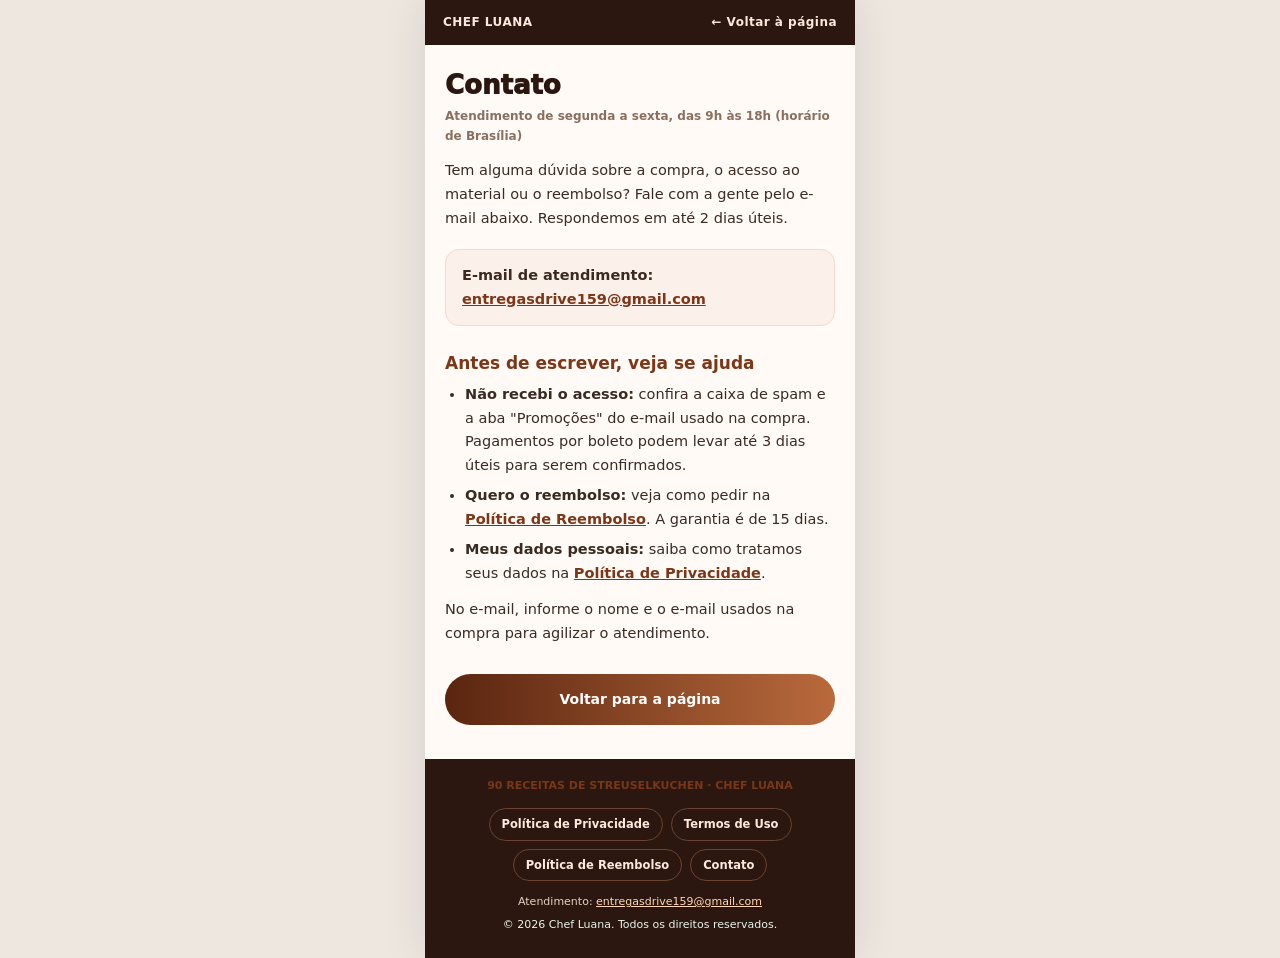
<file: contato/index.html>
<!doctype html>
<html lang="pt-BR">
  <head>
    <meta charset="UTF-8" />
    <meta name="viewport" content="width=device-width, initial-scale=1.0" />
    <meta name="description" content="Fale com a equipe da Chef Luana: dúvidas sobre compra, acesso e reembolso do livro 90 Receitas de Streuselkuchen." />
    <title>Contato | Chef Luana</title>
    <!-- Google tag (gtag.js) -->
    <script async src="https://www.googletagmanager.com/gtag/js?id=AW-18517996919"></script>
    <script>
      window.dataLayer = window.dataLayer || [];
      function gtag(){dataLayer.push(arguments);}
      gtag('js', new Date());

      gtag('config', 'AW-18517996919');
    </script>
    <link rel="stylesheet" href="../styles.css" />
    <link rel="stylesheet" href="../legal.css" />
  </head>
  <body>
    <main class="lc-page bolos-page legal-page">
      <header class="legal-top"><span>CHEF LUANA</span><a href="../">← Voltar à página</a></header>

      <article class="legal-body">
        <h1>Contato</h1>
        <p class="legal-updated">Atendimento de segunda a sexta, das 9h às 18h (horário de Brasília)</p>

        <p>Tem alguma dúvida sobre a compra, o acesso ao material ou o reembolso? Fale com a gente pelo e-mail abaixo. Respondemos em até 2 dias úteis.</p>

        <div class="legal-box">
          <p><strong>E-mail de atendimento:</strong><br /><a href="mailto:entregasdrive159@gmail.com">entregasdrive159@gmail.com</a></p>
        </div>

        <h2>Antes de escrever, veja se ajuda</h2>
        <ul>
          <li><strong>Não recebi o acesso:</strong> confira a caixa de spam e a aba "Promoções" do e-mail usado na compra. Pagamentos por boleto podem levar até 3 dias úteis para serem confirmados.</li>
          <li><strong>Quero o reembolso:</strong> veja como pedir na <a href="../politica-de-reembolso/">Política de Reembolso</a>. A garantia é de 15 dias.</li>
          <li><strong>Meus dados pessoais:</strong> saiba como tratamos seus dados na <a href="../politica-de-privacidade/">Política de Privacidade</a>.</li>
        </ul>
        <p>No e-mail, informe o nome e o e-mail usados na compra para agilizar o atendimento.</p>

        <a class="legal-back" href="../">Voltar para a página</a>
      </article>

      <footer class="lc-footer">
        <strong>90 RECEITAS DE STREUSELKUCHEN · CHEF LUANA</strong>
        <nav class="lc-legal-links" aria-label="Informações legais">
          <a href="../politica-de-privacidade/">Política de Privacidade</a>
          <a href="../termos-de-uso/">Termos de Uso</a>
          <a href="../politica-de-reembolso/">Política de Reembolso</a>
          <a href="../contato/">Contato</a>
        </nav>
        <p class="lc-legal-company">Atendimento: <a href="mailto:entregasdrive159@gmail.com">entregasdrive159@gmail.com</a></p>
        <p>© 2026 Chef Luana. Todos os direitos reservados.</p>
      </footer>
    </main>
  </body>
</html>
</file>
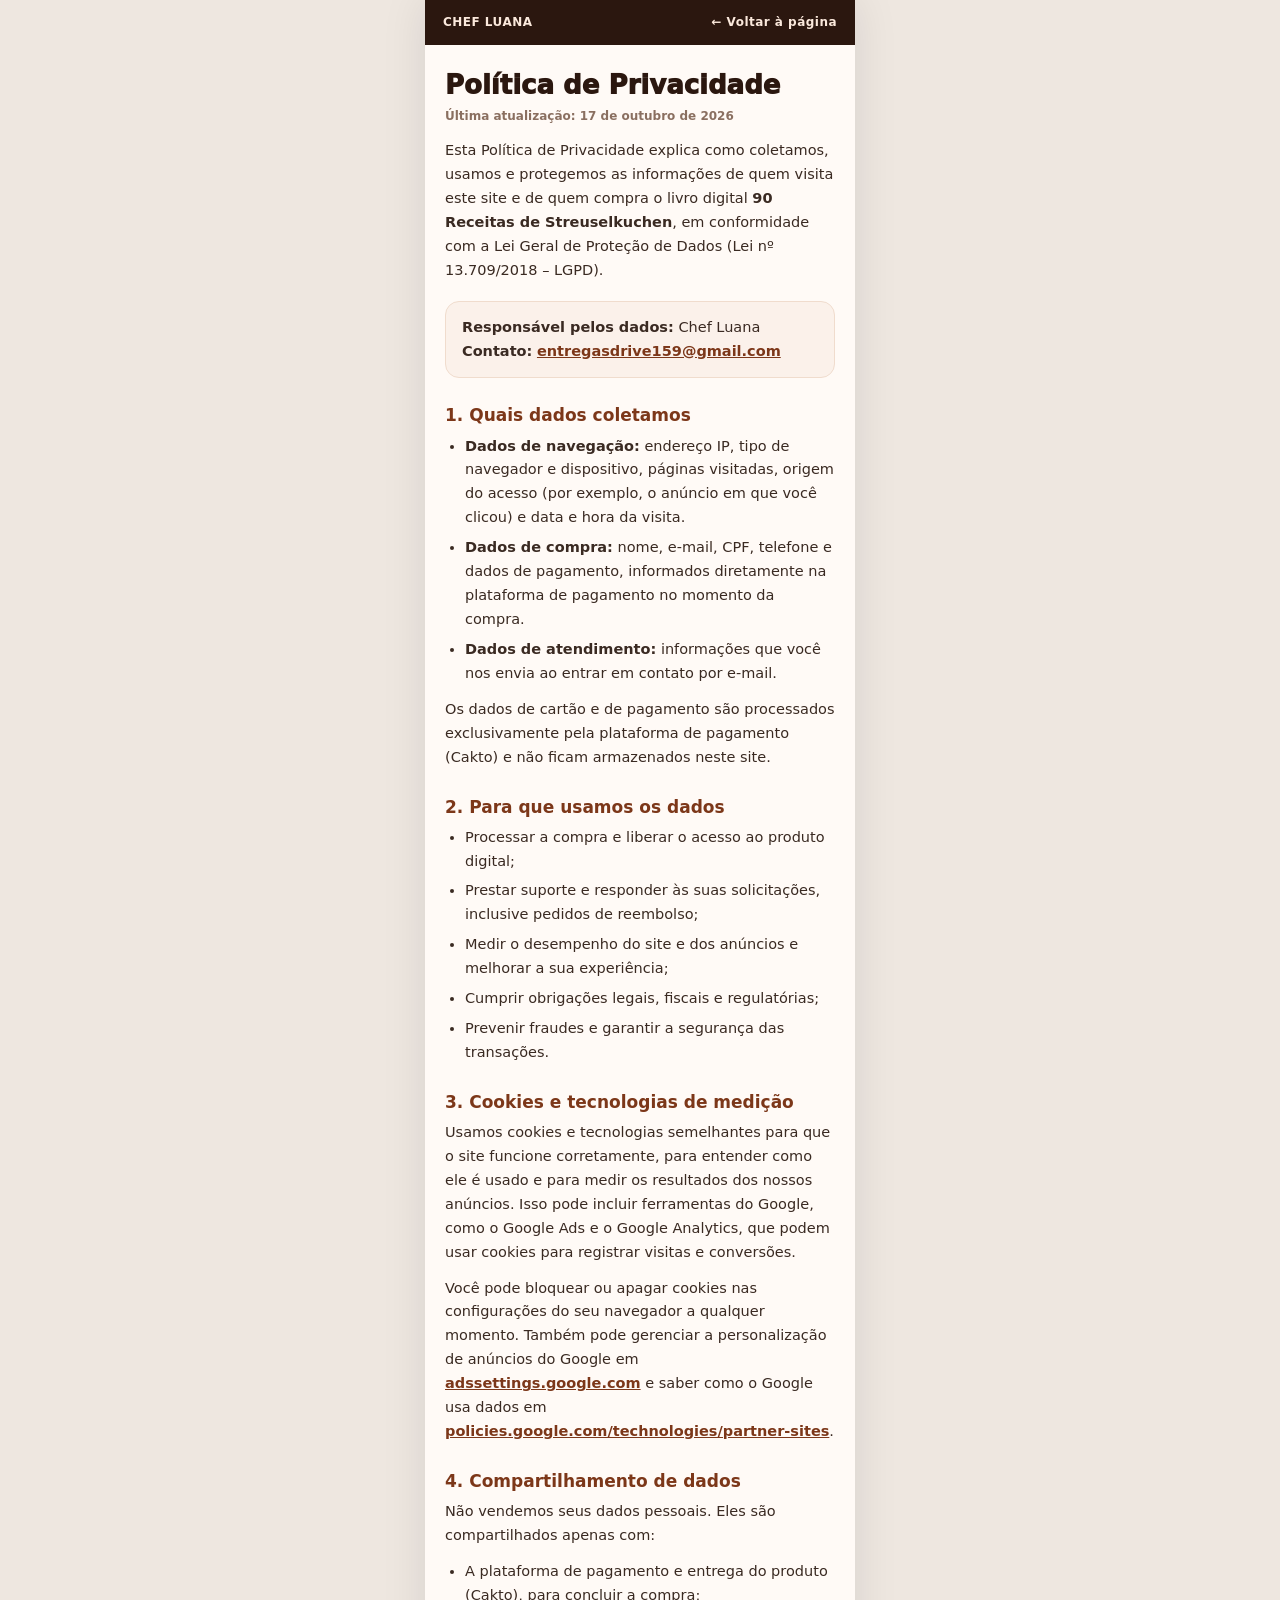
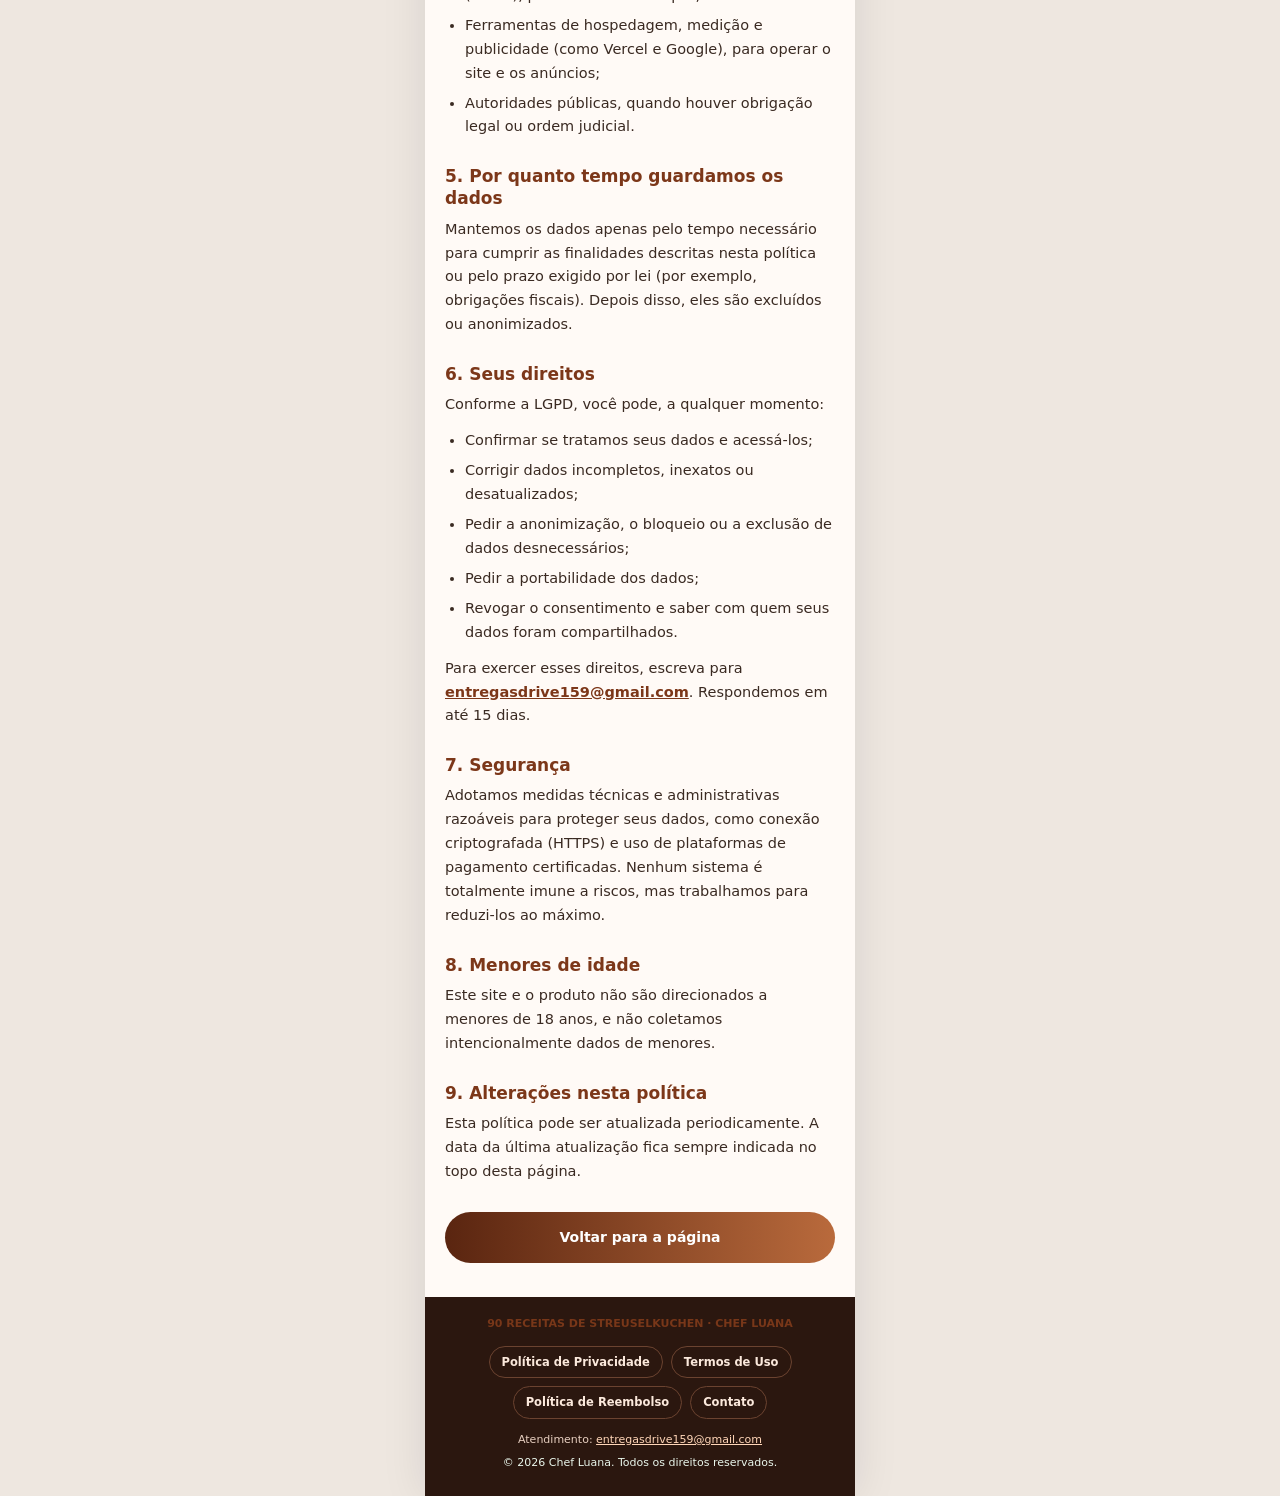
<file: politica-de-privacidade/index.html>
<!doctype html>
<html lang="pt-BR">
  <head>
    <meta charset="UTF-8" />
    <meta name="viewport" content="width=device-width, initial-scale=1.0" />
    <meta name="description" content="Política de Privacidade do site 90 Receitas de Streuselkuchen da Chef Luana." />
    <title>Política de Privacidade | Chef Luana</title>
    <!-- Google tag (gtag.js) -->
    <script async src="https://www.googletagmanager.com/gtag/js?id=AW-18517996919"></script>
    <script>
      window.dataLayer = window.dataLayer || [];
      function gtag(){dataLayer.push(arguments);}
      gtag('js', new Date());

      gtag('config', 'AW-18517996919');
    </script>
    <link rel="stylesheet" href="../styles.css" />
    <link rel="stylesheet" href="../legal.css" />
  </head>
  <body>
    <main class="lc-page bolos-page legal-page">
      <header class="legal-top"><span>CHEF LUANA</span><a href="../">← Voltar à página</a></header>

      <article class="legal-body">
        <h1>Política de Privacidade</h1>
        <p class="legal-updated">Última atualização: 17 de outubro de 2026</p>

        <p>Esta Política de Privacidade explica como coletamos, usamos e protegemos as informações de quem visita este site e de quem compra o livro digital <strong>90 Receitas de Streuselkuchen</strong>, em conformidade com a Lei Geral de Proteção de Dados (Lei nº 13.709/2018 – LGPD).</p>

        <div class="legal-box">
          <p><strong>Responsável pelos dados:</strong> Chef Luana<br />
          <strong>Contato:</strong> <a href="mailto:entregasdrive159@gmail.com">entregasdrive159@gmail.com</a></p>
        </div>

        <h2>1. Quais dados coletamos</h2>
        <ul>
          <li><strong>Dados de navegação:</strong> endereço IP, tipo de navegador e dispositivo, páginas visitadas, origem do acesso (por exemplo, o anúncio em que você clicou) e data e hora da visita.</li>
          <li><strong>Dados de compra:</strong> nome, e-mail, CPF, telefone e dados de pagamento, informados diretamente na plataforma de pagamento no momento da compra.</li>
          <li><strong>Dados de atendimento:</strong> informações que você nos envia ao entrar em contato por e-mail.</li>
        </ul>
        <p>Os dados de cartão e de pagamento são processados exclusivamente pela plataforma de pagamento (Cakto) e não ficam armazenados neste site.</p>

        <h2>2. Para que usamos os dados</h2>
        <ul>
          <li>Processar a compra e liberar o acesso ao produto digital;</li>
          <li>Prestar suporte e responder às suas solicitações, inclusive pedidos de reembolso;</li>
          <li>Medir o desempenho do site e dos anúncios e melhorar a sua experiência;</li>
          <li>Cumprir obrigações legais, fiscais e regulatórias;</li>
          <li>Prevenir fraudes e garantir a segurança das transações.</li>
        </ul>

        <h2>3. Cookies e tecnologias de medição</h2>
        <p>Usamos cookies e tecnologias semelhantes para que o site funcione corretamente, para entender como ele é usado e para medir os resultados dos nossos anúncios. Isso pode incluir ferramentas do Google, como o Google Ads e o Google Analytics, que podem usar cookies para registrar visitas e conversões.</p>
        <p>Você pode bloquear ou apagar cookies nas configurações do seu navegador a qualquer momento. Também pode gerenciar a personalização de anúncios do Google em <a href="https://adssettings.google.com" target="_blank" rel="noopener">adssettings.google.com</a> e saber como o Google usa dados em <a href="https://policies.google.com/technologies/partner-sites" target="_blank" rel="noopener">policies.google.com/technologies/partner-sites</a>.</p>

        <h2>4. Compartilhamento de dados</h2>
        <p>Não vendemos seus dados pessoais. Eles são compartilhados apenas com:</p>
        <ul>
          <li>A plataforma de pagamento e entrega do produto (Cakto), para concluir a compra;</li>
          <li>Ferramentas de hospedagem, medição e publicidade (como Vercel e Google), para operar o site e os anúncios;</li>
          <li>Autoridades públicas, quando houver obrigação legal ou ordem judicial.</li>
        </ul>

        <h2>5. Por quanto tempo guardamos os dados</h2>
        <p>Mantemos os dados apenas pelo tempo necessário para cumprir as finalidades descritas nesta política ou pelo prazo exigido por lei (por exemplo, obrigações fiscais). Depois disso, eles são excluídos ou anonimizados.</p>

        <h2>6. Seus direitos</h2>
        <p>Conforme a LGPD, você pode, a qualquer momento:</p>
        <ul>
          <li>Confirmar se tratamos seus dados e acessá-los;</li>
          <li>Corrigir dados incompletos, inexatos ou desatualizados;</li>
          <li>Pedir a anonimização, o bloqueio ou a exclusão de dados desnecessários;</li>
          <li>Pedir a portabilidade dos dados;</li>
          <li>Revogar o consentimento e saber com quem seus dados foram compartilhados.</li>
        </ul>
        <p>Para exercer esses direitos, escreva para <a href="mailto:entregasdrive159@gmail.com">entregasdrive159@gmail.com</a>. Respondemos em até 15 dias.</p>

        <h2>7. Segurança</h2>
        <p>Adotamos medidas técnicas e administrativas razoáveis para proteger seus dados, como conexão criptografada (HTTPS) e uso de plataformas de pagamento certificadas. Nenhum sistema é totalmente imune a riscos, mas trabalhamos para reduzi-los ao máximo.</p>

        <h2>8. Menores de idade</h2>
        <p>Este site e o produto não são direcionados a menores de 18 anos, e não coletamos intencionalmente dados de menores.</p>

        <h2>9. Alterações nesta política</h2>
        <p>Esta política pode ser atualizada periodicamente. A data da última atualização fica sempre indicada no topo desta página.</p>

        <a class="legal-back" href="../">Voltar para a página</a>
      </article>

      <footer class="lc-footer">
        <strong>90 RECEITAS DE STREUSELKUCHEN · CHEF LUANA</strong>
        <nav class="lc-legal-links" aria-label="Informações legais">
          <a href="../politica-de-privacidade/">Política de Privacidade</a>
          <a href="../termos-de-uso/">Termos de Uso</a>
          <a href="../politica-de-reembolso/">Política de Reembolso</a>
          <a href="../contato/">Contato</a>
        </nav>
        <p class="lc-legal-company">Atendimento: <a href="mailto:entregasdrive159@gmail.com">entregasdrive159@gmail.com</a></p>
        <p>© 2026 Chef Luana. Todos os direitos reservados.</p>
      </footer>
    </main>
  </body>
</html>
</file>
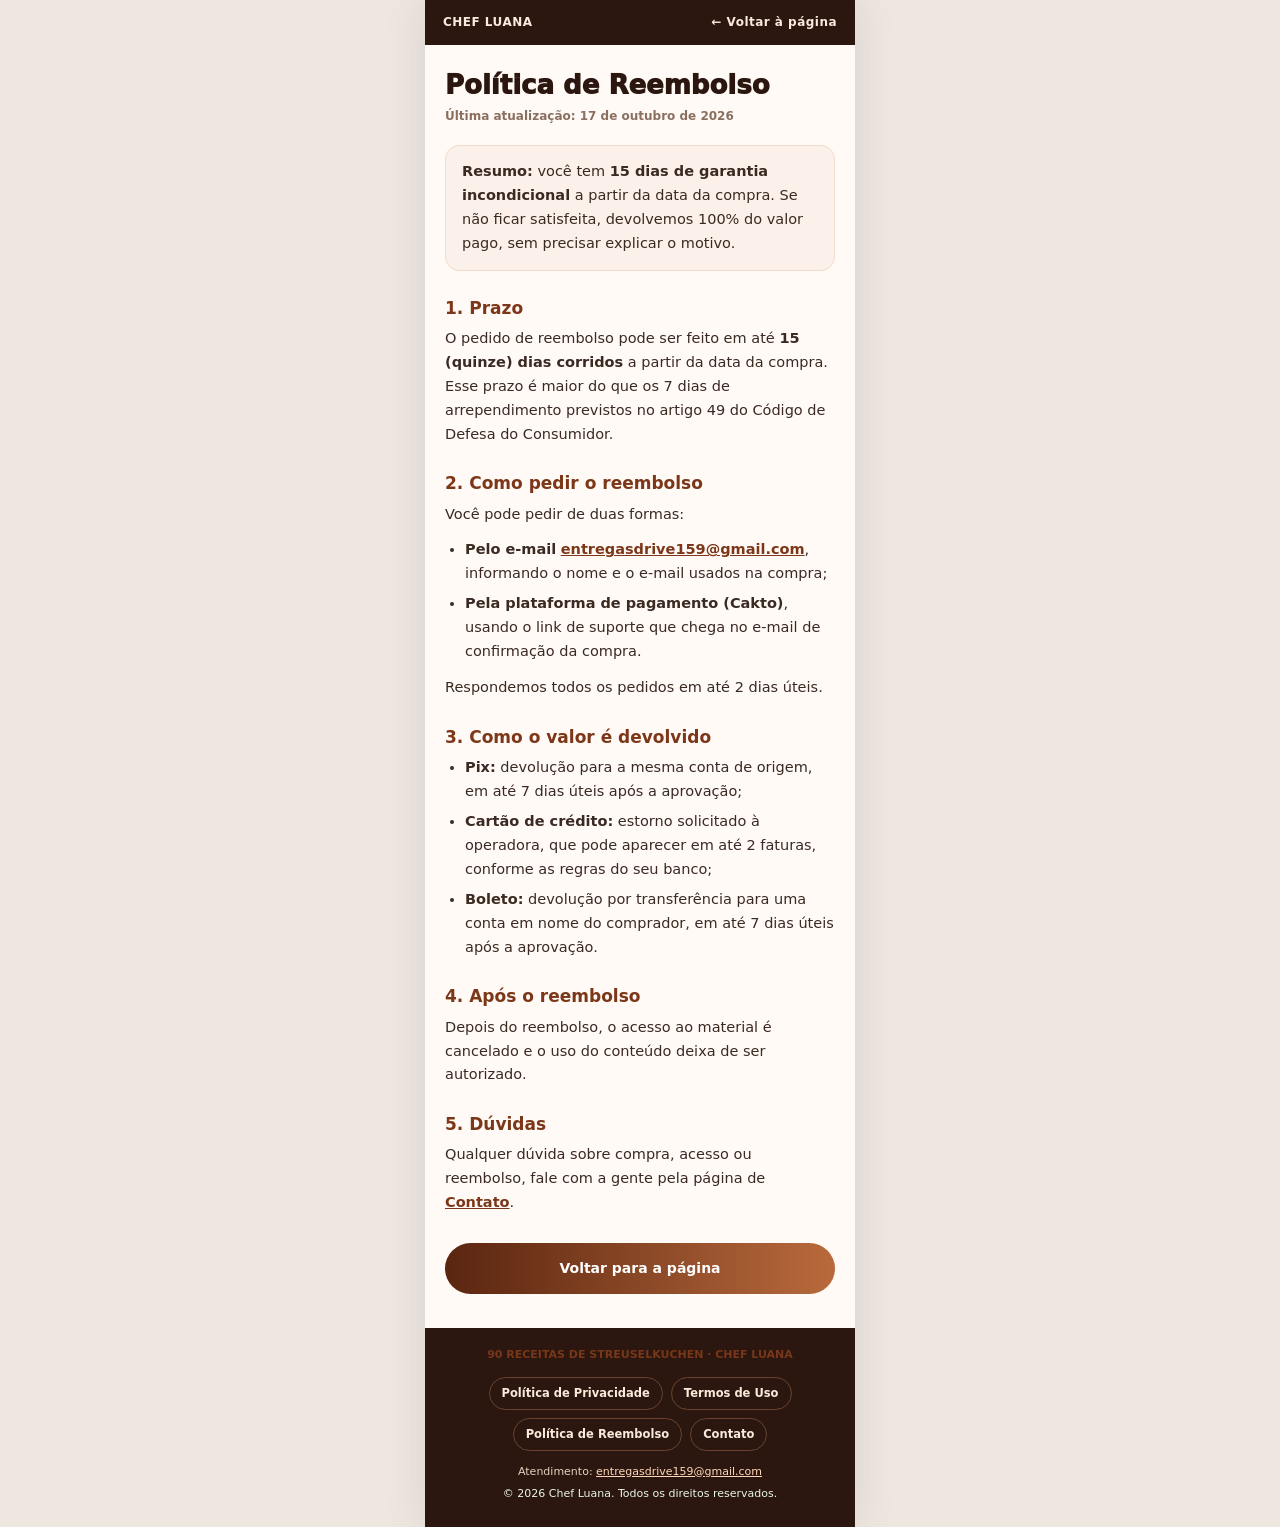
<file: politica-de-reembolso/index.html>
<!doctype html>
<html lang="pt-BR">
  <head>
    <meta charset="UTF-8" />
    <meta name="viewport" content="width=device-width, initial-scale=1.0" />
    <meta name="description" content="Política de Reembolso e garantia de 15 dias do livro digital 90 Receitas de Streuselkuchen." />
    <title>Política de Reembolso | Chef Luana</title>
    <!-- Google tag (gtag.js) -->
    <script async src="https://www.googletagmanager.com/gtag/js?id=AW-18517996919"></script>
    <script>
      window.dataLayer = window.dataLayer || [];
      function gtag(){dataLayer.push(arguments);}
      gtag('js', new Date());

      gtag('config', 'AW-18517996919');
    </script>
    <link rel="stylesheet" href="../styles.css" />
    <link rel="stylesheet" href="../legal.css" />
  </head>
  <body>
    <main class="lc-page bolos-page legal-page">
      <header class="legal-top"><span>CHEF LUANA</span><a href="../">← Voltar à página</a></header>

      <article class="legal-body">
        <h1>Política de Reembolso</h1>
        <p class="legal-updated">Última atualização: 17 de outubro de 2026</p>

        <div class="legal-box">
          <p><strong>Resumo:</strong> você tem <strong>15 dias de garantia incondicional</strong> a partir da data da compra. Se não ficar satisfeita, devolvemos 100% do valor pago, sem precisar explicar o motivo.</p>
        </div>

        <h2>1. Prazo</h2>
        <p>O pedido de reembolso pode ser feito em até <strong>15 (quinze) dias corridos</strong> a partir da data da compra. Esse prazo é maior do que os 7 dias de arrependimento previstos no artigo 49 do Código de Defesa do Consumidor.</p>

        <h2>2. Como pedir o reembolso</h2>
        <p>Você pode pedir de duas formas:</p>
        <ul>
          <li><strong>Pelo e-mail</strong> <a href="mailto:entregasdrive159@gmail.com">entregasdrive159@gmail.com</a>, informando o nome e o e-mail usados na compra;</li>
          <li><strong>Pela plataforma de pagamento (Cakto)</strong>, usando o link de suporte que chega no e-mail de confirmação da compra.</li>
        </ul>
        <p>Respondemos todos os pedidos em até 2 dias úteis.</p>

        <h2>3. Como o valor é devolvido</h2>
        <ul>
          <li><strong>Pix:</strong> devolução para a mesma conta de origem, em até 7 dias úteis após a aprovação;</li>
          <li><strong>Cartão de crédito:</strong> estorno solicitado à operadora, que pode aparecer em até 2 faturas, conforme as regras do seu banco;</li>
          <li><strong>Boleto:</strong> devolução por transferência para uma conta em nome do comprador, em até 7 dias úteis após a aprovação.</li>
        </ul>

        <h2>4. Após o reembolso</h2>
        <p>Depois do reembolso, o acesso ao material é cancelado e o uso do conteúdo deixa de ser autorizado.</p>

        <h2>5. Dúvidas</h2>
        <p>Qualquer dúvida sobre compra, acesso ou reembolso, fale com a gente pela página de <a href="../contato/">Contato</a>.</p>

        <a class="legal-back" href="../">Voltar para a página</a>
      </article>

      <footer class="lc-footer">
        <strong>90 RECEITAS DE STREUSELKUCHEN · CHEF LUANA</strong>
        <nav class="lc-legal-links" aria-label="Informações legais">
          <a href="../politica-de-privacidade/">Política de Privacidade</a>
          <a href="../termos-de-uso/">Termos de Uso</a>
          <a href="../politica-de-reembolso/">Política de Reembolso</a>
          <a href="../contato/">Contato</a>
        </nav>
        <p class="lc-legal-company">Atendimento: <a href="mailto:entregasdrive159@gmail.com">entregasdrive159@gmail.com</a></p>
        <p>© 2026 Chef Luana. Todos os direitos reservados.</p>
      </footer>
    </main>
  </body>
</html>
</file>
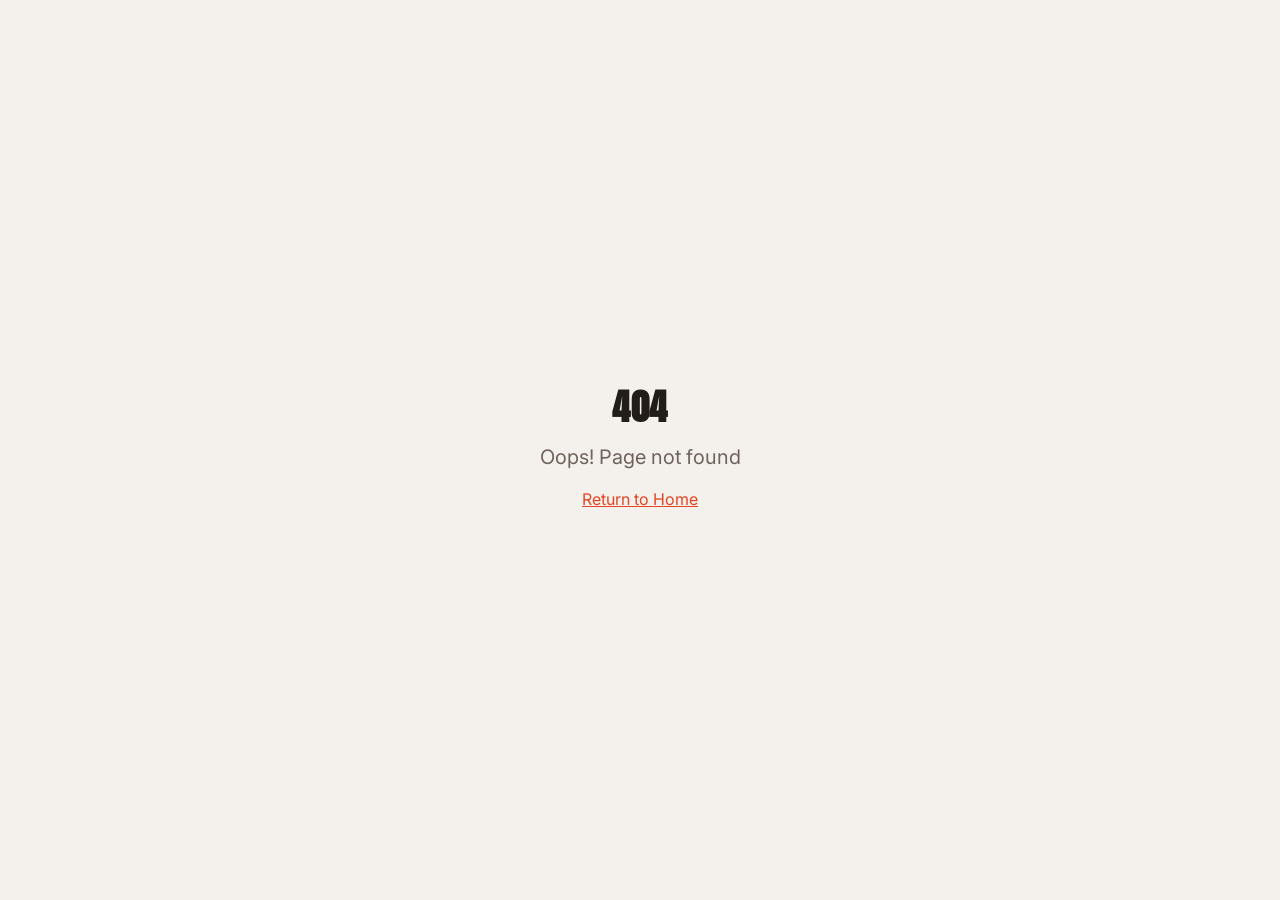
<file: sau/index.html>
<!doctype html>
<html lang="pt-BR">
  <head>
    <meta charset="UTF-8" />
    <meta name="viewport" content="width=device-width, initial-scale=1.0" />
    <title>80 Cafés da Manhã para Substituir o Pão</title>
    <meta name="description" content="App provides 80 healthy breakfast recipes to replace bread, offering quick and practical meal solutions.">
    <meta name="author" content="Chef Mônica Maciel" />

    
    
    <meta property="og:type" content="website" />
    <meta property="og:image" content="https://storage.googleapis.com/gpt-engineer-file-uploads/MxJJBmWryoTgTvwVm5NbtezPF8H3/social-images/social-1780358555181-878787878.webp">

    <link rel="preconnect" href="https://fonts.googleapis.com" />
    <link rel="preconnect" href="https://fonts.gstatic.com" crossorigin />
    <link rel="preload" as="image" href="/sau/hero-480.webp" imagesrcset="/sau/hero-480.webp 480w, /sau/hero.webp 768w" imagesizes="(min-width: 768px) 768px, 100vw" fetchpriority="high" />
    <link href="https://fonts.googleapis.com/css2?family=Anton&family=Bebas+Neue&family=Inter:wght@400;600;700&display=swap" rel="stylesheet" />
    
  
  
  
  <meta name="twitter:image" content="https://storage.googleapis.com/gpt-engineer-file-uploads/MxJJBmWryoTgTvwVm5NbtezPF8H3/social-images/social-1780358555181-878787878.webp">
  <meta name="twitter:card" content="summary_large_image">
  
  
  
  
  
  
  
  
  
  
  <meta property="og:title" content="80 Cafés da Manhã para Substituir o Pão">
  <meta name="twitter:title" content="80 Cafés da Manhã para Substituir o Pão">
  <meta property="og:description" content="App provides 80 healthy breakfast recipes to replace bread, offering quick and practical meal solutions.">
  <meta name="twitter:description" content="App provides 80 healthy breakfast recipes to replace bread, offering quick and practical meal solutions.">
  
  <link rel="stylesheet" crossorigin href="/sau/assets/styles.css">
<script type="module" src="/sau/assets/app.js"></script>
    <!-- Meta Pixel: /sau -->
    <script>
      !function(f,b,e,v,n,t,s){
        if(f.fbq)return;n=f.fbq=function(){n.callMethod?
        n.callMethod.apply(n,arguments):n.queue.push(arguments)};
        if(!f._fbq)f._fbq=n;n.push=n;n.loaded=!0;n.version='2.0';
        n.queue=[];t=b.createElement(e);t.async=!0;t.src=v;
        s=b.getElementsByTagName(e)[0];s.parentNode.insertBefore(t,s);
      }(window,document,'script','https://connect.facebook.net/en_US/fbevents.js');
      fbq('init', '1745036286691860');
      fbq('trackSingle', '1745036286691860', 'PageView');
    </script>
</head>
  <body>
    <noscript><img height="1" width="1" style="display:none" src="https://www.facebook.com/tr?id=1745036286691860&amp;ev=PageView&amp;noscript=1" alt="" /></noscript>
    <div id="root"></div>
  </body>
</html>
</file>
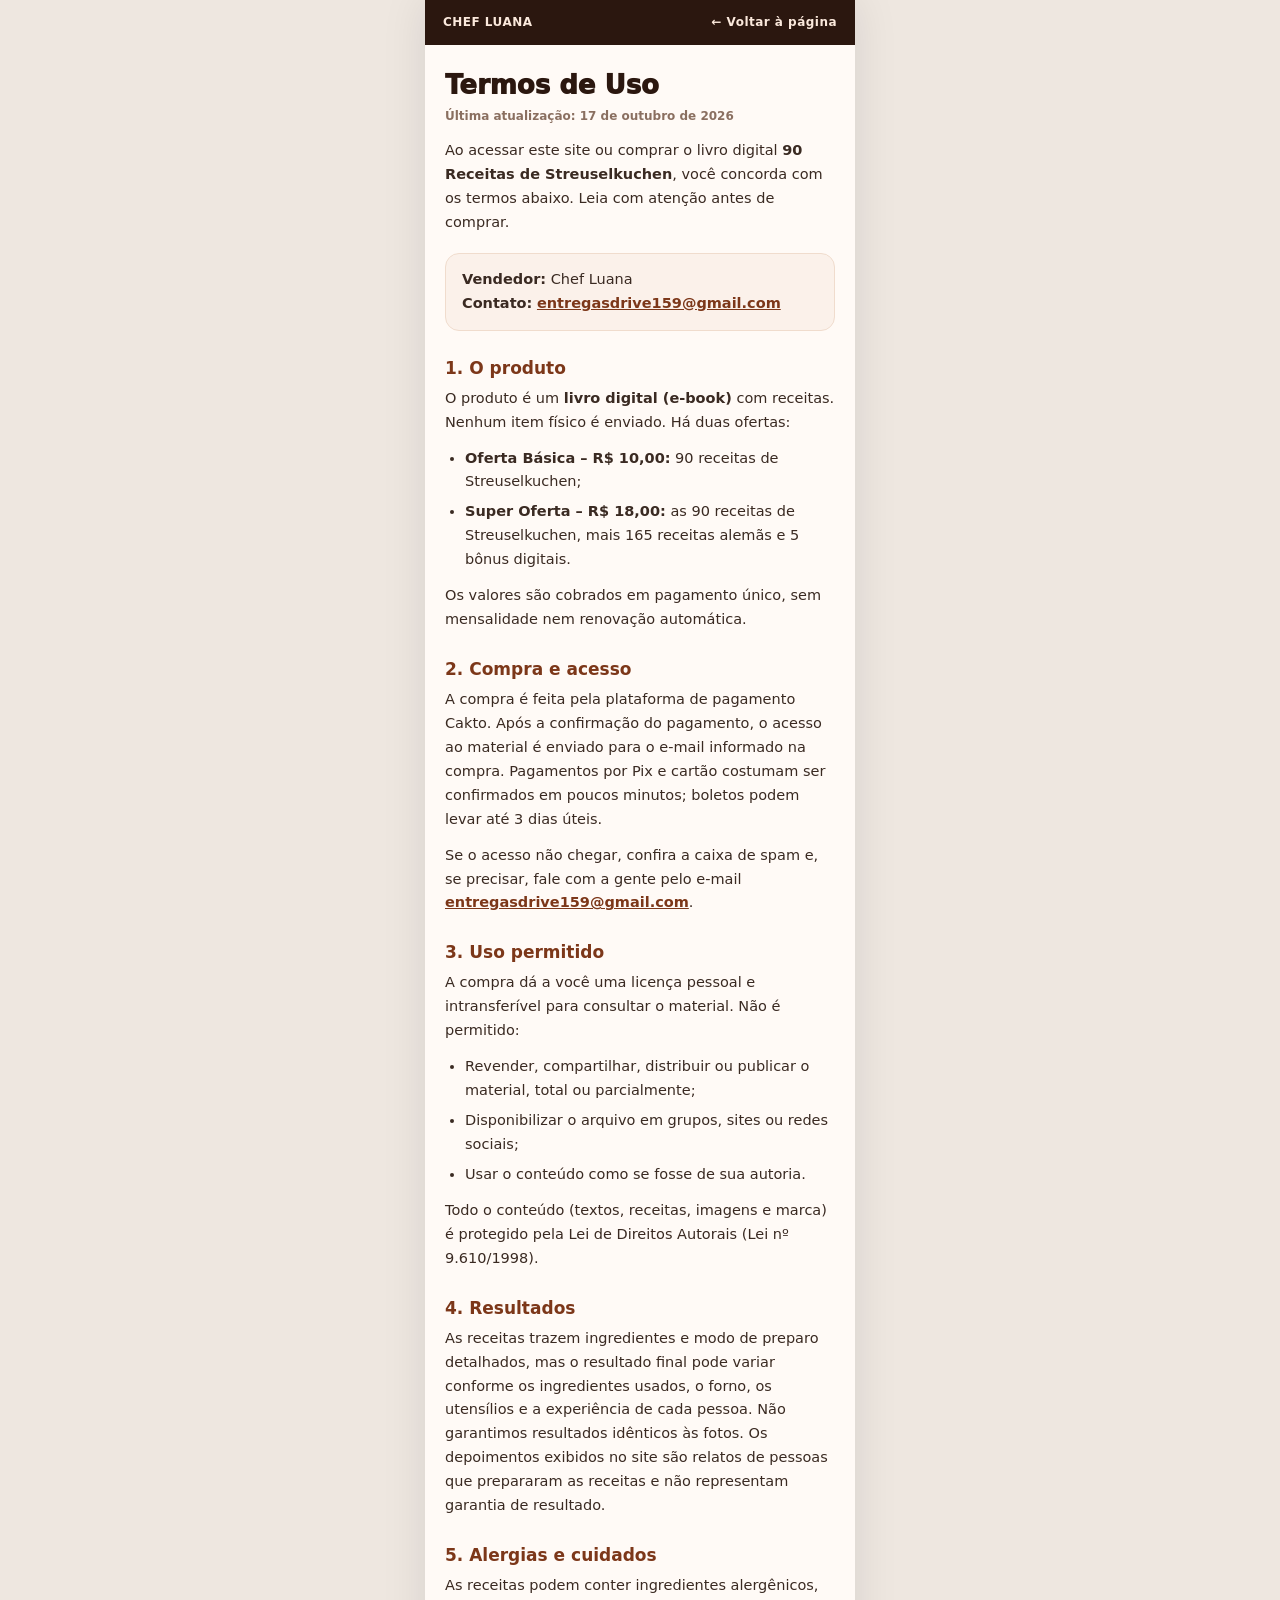
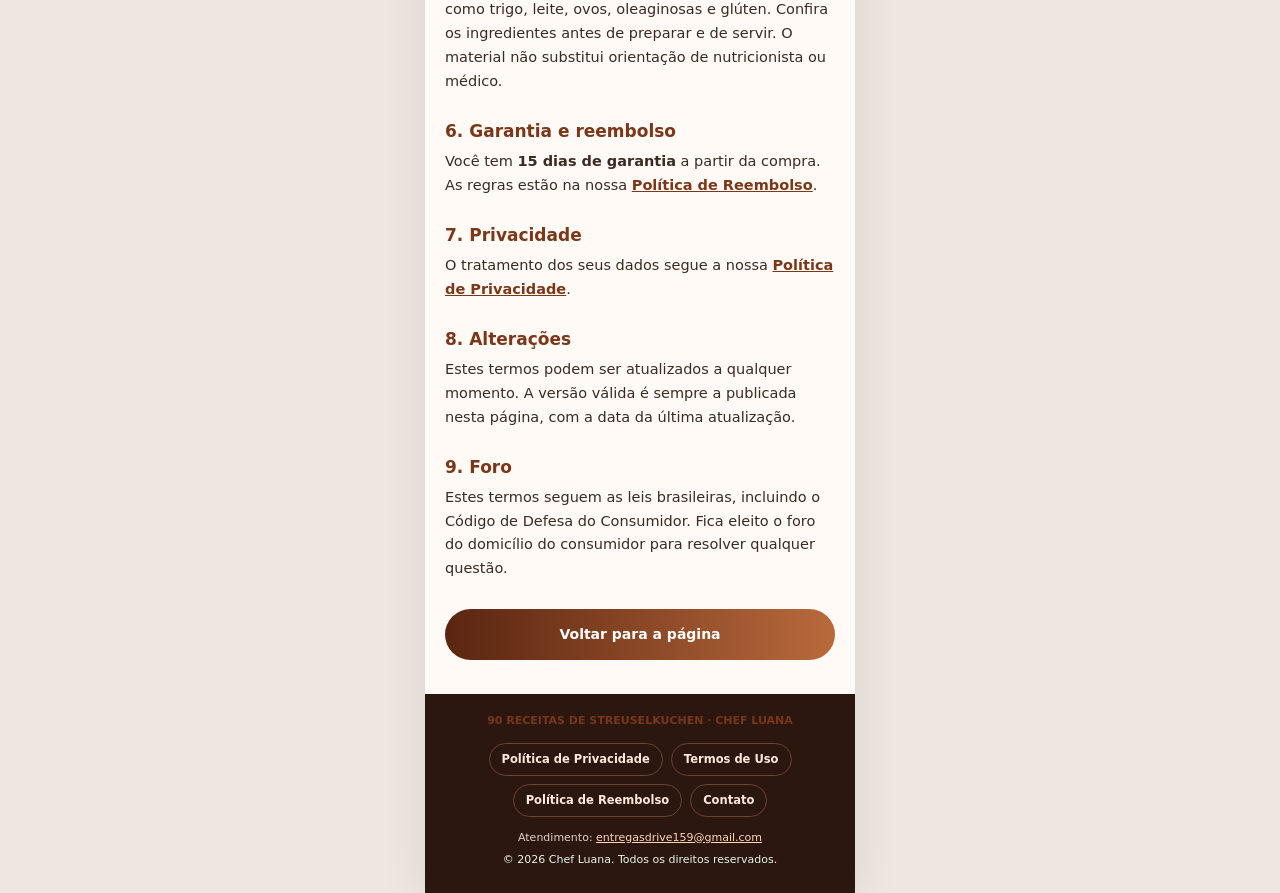
<file: termos-de-uso/index.html>
<!doctype html>
<html lang="pt-BR">
  <head>
    <meta charset="UTF-8" />
    <meta name="viewport" content="width=device-width, initial-scale=1.0" />
    <meta name="description" content="Termos de Uso do site e do livro digital 90 Receitas de Streuselkuchen da Chef Luana." />
    <title>Termos de Uso | Chef Luana</title>
    <!-- Google tag (gtag.js) -->
    <script async src="https://www.googletagmanager.com/gtag/js?id=AW-18517996919"></script>
    <script>
      window.dataLayer = window.dataLayer || [];
      function gtag(){dataLayer.push(arguments);}
      gtag('js', new Date());

      gtag('config', 'AW-18517996919');
    </script>
    <link rel="stylesheet" href="../styles.css" />
    <link rel="stylesheet" href="../legal.css" />
  </head>
  <body>
    <main class="lc-page bolos-page legal-page">
      <header class="legal-top"><span>CHEF LUANA</span><a href="../">← Voltar à página</a></header>

      <article class="legal-body">
        <h1>Termos de Uso</h1>
        <p class="legal-updated">Última atualização: 17 de outubro de 2026</p>

        <p>Ao acessar este site ou comprar o livro digital <strong>90 Receitas de Streuselkuchen</strong>, você concorda com os termos abaixo. Leia com atenção antes de comprar.</p>

        <div class="legal-box">
          <p><strong>Vendedor:</strong> Chef Luana<br />
          <strong>Contato:</strong> <a href="mailto:entregasdrive159@gmail.com">entregasdrive159@gmail.com</a></p>
        </div>

        <h2>1. O produto</h2>
        <p>O produto é um <strong>livro digital (e-book)</strong> com receitas. Nenhum item físico é enviado. Há duas ofertas:</p>
        <ul>
          <li><strong>Oferta Básica – R$ 10,00:</strong> 90 receitas de Streuselkuchen;</li>
          <li><strong>Super Oferta – R$ 18,00:</strong> as 90 receitas de Streuselkuchen, mais 165 receitas alemãs e 5 bônus digitais.</li>
        </ul>
        <p>Os valores são cobrados em pagamento único, sem mensalidade nem renovação automática.</p>

        <h2>2. Compra e acesso</h2>
        <p>A compra é feita pela plataforma de pagamento Cakto. Após a confirmação do pagamento, o acesso ao material é enviado para o e-mail informado na compra. Pagamentos por Pix e cartão costumam ser confirmados em poucos minutos; boletos podem levar até 3 dias úteis.</p>
        <p>Se o acesso não chegar, confira a caixa de spam e, se precisar, fale com a gente pelo e-mail <a href="mailto:entregasdrive159@gmail.com">entregasdrive159@gmail.com</a>.</p>

        <h2>3. Uso permitido</h2>
        <p>A compra dá a você uma licença pessoal e intransferível para consultar o material. Não é permitido:</p>
        <ul>
          <li>Revender, compartilhar, distribuir ou publicar o material, total ou parcialmente;</li>
          <li>Disponibilizar o arquivo em grupos, sites ou redes sociais;</li>
          <li>Usar o conteúdo como se fosse de sua autoria.</li>
        </ul>
        <p>Todo o conteúdo (textos, receitas, imagens e marca) é protegido pela Lei de Direitos Autorais (Lei nº 9.610/1998).</p>

        <h2>4. Resultados</h2>
        <p>As receitas trazem ingredientes e modo de preparo detalhados, mas o resultado final pode variar conforme os ingredientes usados, o forno, os utensílios e a experiência de cada pessoa. Não garantimos resultados idênticos às fotos. Os depoimentos exibidos no site são relatos de pessoas que prepararam as receitas e não representam garantia de resultado.</p>

        <h2>5. Alergias e cuidados</h2>
        <p>As receitas podem conter ingredientes alergênicos, como trigo, leite, ovos, oleaginosas e glúten. Confira os ingredientes antes de preparar e de servir. O material não substitui orientação de nutricionista ou médico.</p>

        <h2>6. Garantia e reembolso</h2>
        <p>Você tem <strong>15 dias de garantia</strong> a partir da compra. As regras estão na nossa <a href="../politica-de-reembolso/">Política de Reembolso</a>.</p>

        <h2>7. Privacidade</h2>
        <p>O tratamento dos seus dados segue a nossa <a href="../politica-de-privacidade/">Política de Privacidade</a>.</p>

        <h2>8. Alterações</h2>
        <p>Estes termos podem ser atualizados a qualquer momento. A versão válida é sempre a publicada nesta página, com a data da última atualização.</p>

        <h2>9. Foro</h2>
        <p>Estes termos seguem as leis brasileiras, incluindo o Código de Defesa do Consumidor. Fica eleito o foro do domicílio do consumidor para resolver qualquer questão.</p>

        <a class="legal-back" href="../">Voltar para a página</a>
      </article>

      <footer class="lc-footer">
        <strong>90 RECEITAS DE STREUSELKUCHEN · CHEF LUANA</strong>
        <nav class="lc-legal-links" aria-label="Informações legais">
          <a href="../politica-de-privacidade/">Política de Privacidade</a>
          <a href="../termos-de-uso/">Termos de Uso</a>
          <a href="../politica-de-reembolso/">Política de Reembolso</a>
          <a href="../contato/">Contato</a>
        </nav>
        <p class="lc-legal-company">Atendimento: <a href="mailto:entregasdrive159@gmail.com">entregasdrive159@gmail.com</a></p>
        <p>© 2026 Chef Luana. Todos os direitos reservados.</p>
      </footer>
    </main>
  </body>
</html>
</file>
<file: styles.css>
html,body,#root{min-height:100%;margin:0}button,input,textarea,select{font:inherit}.lc-page{--green:#00c853;--orange:#ff6b00;--gold:#ffb300;--ink:#1a1a1a;--pale:#f8fbf9;color:var(--ink);background:#fdfdfd;width:100%;max-width:430px;min-height:100vh;margin-inline:auto;font-family:ui-sans-serif,system-ui,sans-serif;line-height:1.45;box-shadow:0 0 42px #1118271a}body:has(.lc-page){background:#eef0ed}.lc-page *{box-sizing:border-box}.lc-page img{max-width:100%;display:block}.lc-page button,.lc-page a{font-family:inherit}.lc-shell{width:calc(100% - 32px);margin-inline:auto}.lc-promo{color:#fff;text-align:center;letter-spacing:.02em;background:linear-gradient(90deg,#ff6b00,#ffb300);padding:8px 12px;font-size:11px;font-weight:800}.lc-hero{text-align:center;padding-top:22px;padding-bottom:18px}.lc-hero h1{color:#0000;letter-spacing:-.035em;background:linear-gradient(90deg,#00c853,#aeea00,#ff6b00);-webkit-background-clip:text;background-clip:text;max-width:650px;margin:0 auto 10px;font-size:22px;font-weight:900;line-height:1.12}.lc-hero h2{color:#2d3748;max-width:660px;margin:0 auto 8px;font-size:18px;font-weight:800;line-height:1.25}.lc-hero>p{max-width:630px;margin:0 auto 10px;font-size:14px}.lc-hero-img{width:100%;height:auto;margin:8px auto 0}.lc-image-note{color:#6b7280;text-align:center;max-width:600px;margin:8px auto 12px;font-size:11px;line-height:1.35;display:block}.lc-hero-price{text-align:center;flex-direction:column;align-items:center;margin:10px 0 3px;display:flex}.lc-hero-price span{color:#ef4444;font-size:16px;font-weight:800;line-height:1.3;text-decoration:line-through;text-decoration-thickness:2px}.lc-hero-price small{color:#555;letter-spacing:.05em;margin-top:4px;font-size:12px;font-weight:700}.lc-hero-price strong{color:#00c853;margin-top:2px;font-size:42px;font-weight:950;line-height:1}.lc-cta{color:#fff;text-align:center;background:linear-gradient(90deg,#00c853,#ffc107);border-radius:9999px;justify-content:center;align-items:center;gap:8px;width:fit-content;min-width:min(100%,326px);max-width:100%;min-height:58px;margin:10px auto 0;padding:14px 18px;font-size:14px;font-weight:900;text-decoration:none;animation:2.3s ease-in-out infinite lc-cta-pulse;display:flex;box-shadow:0 10px 29px #00c85387}.lc-cta:hover{filter:brightness(.95)}.lc-micro{color:#698274;margin:8px auto 0!important;font-size:11px!important}.lc-heading{text-align:center;letter-spacing:-.025em;text-transform:uppercase;margin:0 auto 14px;font-size:24px;font-weight:900;line-height:1.12}.lc-heading em{color:var(--green);font-style:normal}.lc-benefits{padding-block:22px 24px}.lc-benefit-grid{grid-template-columns:repeat(2,minmax(0,1fr));gap:11px;display:grid}.lc-benefit{text-align:center;background:#fff;border:1px solid #edf0ed;border-radius:13px;flex-direction:column;justify-content:center;align-items:center;gap:7px;min-height:98px;padding:11px 8px;display:flex;box-shadow:0 4px 13px #0000000c}.lc-benefit span{font-size:22px}.lc-benefit strong{font-size:12px;font-weight:800;line-height:1.25}.lc-gallery{background:#f9f9f9;border-block:1px solid #f0f0f0;padding-block:24px}.lc-gallery-intro{text-align:center;width:calc(100% - 24px);margin:0 auto 15px}.lc-gallery-intro .lc-heading{margin-bottom:0}.lc-gallery-intro .lc-heading:after{background:var(--orange);content:"";border-radius:999px;width:80px;height:4px;margin:12px auto 0;display:block}.lc-gallery-intro>p{color:#565e59;margin:10px auto 0;font-size:12px}.lc-gallery-scroll,.lc-gallery-swipe{display:none}.lc-bonuses>p,.lc-offers .lc-shell>p,.lc-testimonials>p,.lc-reviews>p,.lc-faq>p{text-align:center}.lc-bonuses>p:not(.lc-image-note),.lc-offers .lc-shell>p,.lc-testimonials>p,.lc-reviews>p{color:#565e59;margin:-8px 0 22px;font-size:13px}.lc-gallery-grid{grid-template-columns:repeat(3,minmax(0,1fr));gap:12px;width:calc(100% - 24px);margin-inline:auto;display:grid}.lc-gallery-grid img{border-radius:8px;width:100%;height:auto;box-shadow:0 8px 18px #00000017}.lc-testimonials{padding-block:20px 24px}.lc-testimonials .lc-heading{text-align:center;max-width:340px}.lc-testimonials .lc-chat-controls{max-width:350px;margin:-5px auto 9px}.lc-chat-scroll{overscroll-behavior-inline:contain;scroll-snap-type:x mandatory;scrollbar-width:none;-webkit-overflow-scrolling:touch;touch-action:pan-x pan-y;gap:12px;width:100%;padding:4px 0 12px;display:flex;overflow-x:auto}.lc-chat-scroll::-webkit-scrollbar{display:none}.lc-chat-card{scroll-snap-align:start;scroll-snap-stop:always;background:#fff;border:1px solid #e4e5e1;border-radius:16px;flex:0 0 min(100%,350px);margin:0;overflow:hidden;box-shadow:0 10px 26px #00000016}.lc-chat-screenshot{width:100%;height:auto;display:block}.lc-chat-swipe{color:#00a844b3;letter-spacing:.14em;justify-content:center;align-items:center;gap:6px;margin-top:2px;font-size:11px;font-weight:900;display:flex}.lc-chat-swipe span{font-size:19px;line-height:1}.lc-chat-dots{justify-content:center;gap:8px;margin:13px auto 0;display:flex}.lc-chat-dots button{cursor:pointer;background:#c6d4ca;border:0;border-radius:50%;width:9px;height:9px;padding:0}.lc-chat-dots button[aria-current=true]{background:var(--green)}.lc-carousel-controls{justify-content:flex-end;gap:8px;margin:-5px 0 10px;display:flex}.lc-carousel-controls button{color:#263c2f;cursor:pointer;background:#fff;border:1px solid #dce3dc;border-radius:50%;width:34px;height:34px;font-size:23px}.lc-for{background:#f4f8f5;padding-block:26px}.lc-for-list{background:#fff;border-radius:15px;padding:17px}.lc-for-list p{border-bottom:1px solid #edf0ed;align-items:flex-start;gap:12px;margin:0;padding:11px 2px;font-size:13px;font-weight:700;display:flex}.lc-for-list p:last-child{border-bottom:0}.lc-for-list span{color:#00a844;background:#dff8e7;border-radius:50%;flex:0 0 20px;place-items:center;height:20px;display:grid}.lc-bonuses{padding-block:27px}.lc-bonus-list{gap:11px;display:grid}.lc-bonus-list article{background:#fff;border:1px solid #ecebe7;border-radius:14px;grid-template-columns:76px 1fr;align-items:center;gap:11px;min-height:122px;padding:12px;display:grid;position:relative;box-shadow:0 5px 16px #00000012}.lc-bonus-list img{object-fit:contain;width:76px;height:94px}.lc-bonus-tag{background:var(--orange);color:#fff;border-radius:4px;padding:2px 8px;font-size:9px;font-weight:800;position:absolute;top:-7px;left:0}.lc-bonus-list h3{margin:0 0 4px;font-size:15px;font-weight:900;line-height:1.15}.lc-bonus-list article p{color:#59635b;margin:0 0 6px;font-size:11px}.lc-bonus-value{flex-wrap:wrap;align-items:center;gap:8px;margin-top:8px;font-size:11px;font-weight:800;display:flex}.lc-bonus-value del{color:#9ca3af}.lc-bonus-value strong{color:#00a844;letter-spacing:.02em;background:#00c8531f;border-radius:9999px;padding:4px 10px;font-size:11px}.lc-offers{background:linear-gradient(#fffdf9,#fff9f2);border-block:1px solid #ff6b001a;padding-block:29px 31px}.lc-offer-list{gap:15px;max-width:500px;margin:auto;display:grid}.lc-plan{text-align:center;background:#fff;border:1px solid #e5e7eb;border-radius:24px;flex-direction:column;padding:20px 18px 23px;display:flex;position:relative;box-shadow:0 10px 28px #00000014}.lc-plan-featured{border:4px solid var(--green);margin-top:14px;box-shadow:0 16px 35px #0000001c}.lc-plan-recommended{background:var(--green);color:#fff;letter-spacing:.1em;white-space:nowrap;border-radius:999px;padding:7px 20px;font-size:10px;font-weight:900;position:absolute;top:-17px;left:50%;transform:translate(-50%);box-shadow:0 5px 12px #00c85340}.lc-plan-badge{color:#59616b;letter-spacing:.05em;background:#f3f4f6;border-radius:999px;align-self:center;margin-bottom:6px;padding:5px 16px;font-size:11px;font-weight:900}.lc-plan-featured .lc-plan-badge{color:#009d40;background:#e8faef}.lc-plan h3{margin:0 0 18px;font-size:21px;font-weight:900;line-height:1.18}.lc-plan ul{text-align:left;gap:8px;margin:0 0 22px;padding:0;list-style:none;display:grid}.lc-plan li{color:#444;align-items:flex-start;gap:8px;font-size:12px;font-weight:650;line-height:1.35;display:flex}.lc-plan-item span{color:var(--green);font-weight:900}.lc-plan li.lc-plan-bonus{color:#6c3b16;background:#fff9f2;border:1px solid #ff6b001b;border-radius:10px;gap:7px;padding:8px;font-size:11px}.lc-plan-bonus span{flex:none}.lc-plan-bottom{margin-top:auto}.lc-plan-reference{color:#9ca3af;margin:0 0 2px;font-size:11px;font-weight:700}.lc-plan-reference span{color:#d1d5db;padding-inline:4px}.lc-plan-reference del{text-decoration:line-through}.lc-plan-price{color:var(--orange);margin:0 0 8px;font-size:44px;font-weight:950;line-height:1.1}.lc-buy{background:var(--green);color:#fff;text-align:center;letter-spacing:.05em;border:0;border-radius:999px;width:100%;min-height:57px;margin:0 0 8px;padding:17px;font-size:14px;font-weight:900;text-decoration:none;animation:2.3s ease-in-out infinite lc-buy-pulse;display:block;box-shadow:0 6px 18px #00c85350}.lc-buy:disabled{opacity:1;cursor:not-allowed}.lc-plan-assurances{color:#9ca3af;justify-content:center;gap:15px;font-size:9px;font-weight:800;display:flex}.lc-pending{color:#8a4510;margin-top:4px;font-size:10px}.lc-guarantee{color:#fff;text-align:center;background:#1e1e1e;padding:31px 0}.lc-shield{color:#ffb300;border:2px solid #ffb300;border-radius:50%;place-items:center;width:59px;height:59px;margin:0 auto 17px;font-size:29px;display:grid}.lc-guarantee h2,.lc-guarantee h3{color:#ffb300;text-transform:uppercase;font-weight:900}.lc-guarantee h2{font-size:23px;line-height:1.2}.lc-guarantee h3{font-size:18px}.lc-guarantee p{max-width:600px;margin:0 auto;font-size:13px;line-height:1.55}.lc-reviews{padding-block:27px}.lc-review-grid{grid-template-columns:minmax(0,1fr);gap:12px;display:grid}.lc-review-grid article{background:#fff;border:1px solid #a9ecc2;border-radius:16px;flex-direction:column;padding:17px;display:flex;box-shadow:0 3px 12px #0000000b}.lc-review-person{align-items:center;gap:9px;margin-bottom:10px;display:flex}.lc-review-person img{object-fit:cover;border-radius:50%;flex:0 0 42px;width:42px;height:42px}.lc-review-card h3{color:#1a1a1a;margin:0 0 2px;font-size:14px;font-weight:900;line-height:1.2}.lc-review-person span{color:#8a94a0;font-size:10px}.lc-review-grid article p{color:#4b5563;margin:0 0 13px;font-size:13px;font-weight:500;line-height:1.55}.lc-review-grid .lc-review-food{aspect-ratio:1;object-fit:cover;border-radius:11px;width:100%}.lc-faq{padding-block:27px}.lc-faq-list{gap:9px;display:grid}.lc-faq-item{background:#fff;border:1px solid #e7ece8;border-radius:10px;box-shadow:0 3px 10px #0000000a}.lc-faq-item button{text-align:left;cursor:pointer;background:0 0;border:0;justify-content:space-between;gap:10px;width:100%;padding:13px 15px;font-size:12px;font-weight:800;display:flex}.lc-faq-item p{color:#46544a;margin:0;padding:0 15px 14px;font-size:12px}.lc-final{margin:25px auto 6px;font-size:17px;font-weight:900}.lc-faq>p:not(.lc-final){font-size:12px}.lc-footer{color:#e9f6eb;text-align:center;background:#1e1e1e;padding:19px 15px;font-size:11px}.lc-footer strong{color:var(--green)}.lc-footer p{margin:6px auto}.lc-page a:focus-visible,.lc-page button:focus-visible{outline-offset:3px;outline:3px solid #f8a40b}@keyframes lc-cta-pulse{50%{transform:scale(1.025);box-shadow:0 10px 30px #97460f80}}@keyframes lc-buy-pulse{50%{transform:scale(1.025);box-shadow:0 8px 27px #97460f73}}@media (prefers-reduced-motion:reduce){.lc-cta,.lc-buy{animation:none}}@media (width<=380px){.lc-shell{width:min(100% - 24px,720px)}.lc-benefit{min-height:105px}.lc-hero h1{font-size:22px}.lc-hero h2{font-size:18px}}.lc-gallery-grid button{cursor:zoom-in;background:#fff;border:1px solid #e5e7eb;border-radius:13px;width:100%;padding:4px;display:block;position:relative;overflow:hidden}.lc-gallery-grid button img{width:100%}.lc-gallery-zoom{color:#fff;white-space:nowrap;background:#000a;border-radius:999px;width:fit-content;margin:auto;padding:5px 8px;font-size:9px;font-weight:800;position:absolute;bottom:8px;left:8px;right:8px}@media (width<=600px){.lc-gallery-grid,.lc-gallery .lc-carousel-controls{display:none}.lc-gallery-scroll{overscroll-behavior-inline:contain;scroll-snap-type:x mandatory;scrollbar-width:none;-webkit-overflow-scrolling:touch;touch-action:pan-x pan-y;gap:12px;width:100%;padding:4px 12px 12px;display:flex;overflow-x:auto}.lc-gallery-scroll::-webkit-scrollbar{display:none}.lc-gallery-scroll button{scroll-snap-align:start;scroll-snap-stop:always;cursor:zoom-in;background:#fff;border:1px solid #e5e7eb;border-radius:22px;flex:0 0 min(88vw,390px);align-self:flex-start;padding:6px;position:relative;overflow:hidden;box-shadow:0 8px 24px #1f293714}.lc-gallery-scroll img{border-radius:17px;width:100%;height:auto}.lc-gallery-scroll .lc-gallery-zoom{padding:7px 11px;font-size:10px;bottom:17px}.lc-gallery-swipe{color:#00a844b3;letter-spacing:.14em;justify-content:center;align-items:center;gap:6px;margin-top:10px;font-size:11px;font-weight:900;display:flex}.lc-gallery-swipe span{font-size:19px;line-height:1}}.lc-lightbox{z-index:100;background:#000c;border:0;width:100vw;max-width:none;height:100vh;max-height:none;margin:0;padding:22px;position:fixed;inset:0}.lc-lightbox-inner{place-items:center;width:100%;height:100%;display:grid;position:relative}.lc-lightbox-inner img{object-fit:contain;max-width:100%;max-height:100%}.lc-lightbox-inner button{color:#1a1a1a;cursor:pointer;background:#fff;border:0;border-radius:50%;width:40px;height:40px;font-size:30px;position:absolute;top:0;right:0}.lc-benefits .lc-heading{font-size:28px}.lc-gallery .lc-heading{font-size:24px}.lc-testimonials .lc-heading{font-size:29px}.bread-page{--green:#944711;--orange:#ae5718;--gold:#d78f31;--bread-button-gradient:linear-gradient(105deg, #59280d 0%, #883b0d 48%, #b0611a 100%)}.bread-page .lc-promo{background:var(--bread-button-gradient)}.bread-page .lc-hero h1{color:#0000;background:linear-gradient(100deg,#59280d 0%,#91420e 51%,#bc7224 100%);-webkit-background-clip:text;background-clip:text}.bread-page .lc-hero-price strong{color:#a65312}.bread-page .lc-cta,.bread-page .lc-buy{background:var(--bread-button-gradient);box-shadow:0 10px 25px #72310a54}.bread-page .lc-micro{color:#76563e}.bread-page .lc-plan-recommended{box-shadow:0 5px 12px #72310a42}.bread-page .lc-plan-featured .lc-plan-badge{color:#91420e;background:#fff0dc}.bread-page .lc-plan-item span,.bread-page .lc-for-list span{color:#944711}.bread-page .lc-plan-price{color:#a65312}.bread-page .bread-inline-link{color:#944711}.bread-page .lc-hero h1{font-size:21px}.bread-page .lc-hero-img{border-radius:3px}.bread-hero-offer{color:var(--green);flex-direction:column;align-items:center;margin:12px auto 3px;line-height:1;display:flex}.bread-hero-offer strong{font-size:43px;font-weight:950}.bread-hero-offer span{color:#555;letter-spacing:.06em;margin-top:5px;font-size:10px;font-weight:900}.bread-page-preview img{width:100%;height:auto}.bread-page .lc-bonus-list img{object-fit:contain;border-radius:7px;width:76px;height:94px}.bread-inline-link{color:#00a844;text-align:left;cursor:pointer;background:0 0;border:0;padding:0;font-size:11px;font-weight:800}.bread-price-pending{color:var(--orange);margin:0 0 9px;font-size:22px;font-weight:900}.bread-hero-price-pending{margin-top:5px!important;font-size:25px!important}.bread-page .lc-buy:disabled{box-shadow:none;background:#aab5ad;animation:none}.bread-page .lc-plan-assurances{display:block}.bread-avatar-crop{background:#e3f8e8;border-radius:50%;flex:0 0 42px;width:42px;height:42px;display:block;position:relative;overflow:hidden}.bread-avatar-crop img{position:absolute;top:-23px;left:-42px;object-fit:unset!important;border-radius:0!important;width:395px!important;max-width:none!important;height:auto!important}.bread-review-print{object-fit:cover;object-position:50% 47%;border:1px solid #e6ebe7;border-radius:9px;width:100%;max-height:none}.bread-food-frame{aspect-ratio:1;border-radius:11px;width:100%;overflow:hidden}.bread-food-frame .bread-review-print{object-fit:cover;width:100%;height:100%;transform:scale(1.3)}.bread-page .lc-review-card p{margin-bottom:10px}.bread-page .lc-bonuses .lc-heading{font-size:23px}.bread-dialog{background:#fbf8f1;border:0;border-radius:18px;width:min(1080px,100vw - 26px);max-width:none;max-height:calc(100dvh - 26px);padding:0;overflow:auto;box-shadow:0 28px 80px #0005}.bread-dialog::backdrop{background:#0d1e16bf}.bread-dialog-bar{z-index:3;color:#fff;letter-spacing:.06em;background:#193b26;justify-content:space-between;align-items:center;min-height:48px;padding:7px 16px;font-size:10px;font-weight:900;display:flex;position:sticky;top:0}.bread-dialog-bar button{color:#193b26;cursor:pointer;background:#fff;border:0;border-radius:50%;place-items:center;width:32px;height:32px;font-size:25px;line-height:1;display:grid}.bread-sheet{color:#20382b;grid-template-columns:1fr 1fr;gap:20px;padding:20px;display:grid}.bread-sheet-hero{align-self:start;position:sticky;top:68px}.bread-sheet-hero img{aspect-ratio:1;object-fit:cover;border-radius:14px;width:100%;box-shadow:0 8px 25px #0002}.bread-sheet-hero>span{color:#fff;letter-spacing:.05em;background:#c84212;border-radius:999px;margin-top:10px;padding:6px 10px;font-size:10px;font-weight:900;display:inline-block}.bread-sheet-copy{min-width:0}.bread-kicker{color:#bf4714;letter-spacing:.11em;margin:4px 0 8px;font-size:10px;font-weight:900}.bread-sheet h2{color:#163a26;margin:0 0 8px;font-family:Georgia,serif;font-size:clamp(32px,5vw,54px);font-weight:700;line-height:.98}.bread-subtitle{color:#59675b;margin:0 0 15px;font-size:14px;line-height:1.45}.bread-facts{background:#fffdf8;border:1px solid #e5dcd0;border-radius:11px;grid-template-columns:repeat(3,1fr);margin-bottom:12px;padding:12px 4px;display:grid}.bread-facts div{text-align:center;border-right:1px solid #e5dcd0;flex-direction:column;align-items:center;gap:3px;padding:2px;display:flex}.bread-facts div:last-child{border-right:0}.bread-facts strong{font-size:13px}.bread-facts small{color:#7b837a;letter-spacing:.04em;font-size:8px;font-weight:900}.bread-air-setting{background:#e9f6e8;border-radius:11px;align-items:center;gap:12px;margin-bottom:12px;padding:11px 13px;display:flex}.bread-air-setting>span{color:#18813d;font-size:25px}.bread-air-setting div{flex-direction:column;gap:3px;display:flex}.bread-air-setting strong{color:#176b37;font-size:12px}.bread-air-setting small{color:#526c57;font-size:10px;line-height:1.35}.bread-panel{background:#fffdf8;border:1px solid #e8dfd5;border-radius:11px;margin-bottom:12px;padding:13px 15px}.bread-panel h3{color:#173b28;margin:0 0 8px;font-family:Georgia,serif;font-size:25px;font-weight:500}.bread-panel ul,.bread-panel ol{margin:0;padding-left:20px}.bread-panel li{padding:3px 0;font-size:12px;line-height:1.38}.bread-panel li::marker{color:#c34b1b;font-weight:800}.bread-chef-tip{color:#fff;background:#244b26;border-radius:11px;padding:14px 16px}.bread-chef-tip strong{letter-spacing:.04em;font-size:12px}.bread-chef-tip p{margin:5px 0 0;font-size:11px;line-height:1.45}@media (width<=650px){.bread-sheet{grid-template-columns:1fr;gap:12px;padding:13px}.bread-sheet-hero{position:static}.bread-sheet-hero img{aspect-ratio:1.2}.bread-sheet h2{font-size:37px}}.bolos-page{--green:#783719;--orange:#a85225;--gold:#cf8650;--ink:#2d1d16;--pale:#fbf5ef;background:#fffdfa}body:has(.bolos-page){background:#eee7e0}.bolos-page .lc-promo{background:linear-gradient(90deg,#552514,#783719,#a85225)}.bolos-page .lc-hero h1{color:#0000;background:linear-gradient(95deg,#542413,#7c3719,#bd6d39);-webkit-background-clip:text;background-clip:text;font-size:21px}.bolos-page .lc-hero h2{color:#4b2b1c}.bolos-page .lc-hero-price strong{color:#7c3719}.bolos-page .lc-cta,.bolos-page .lc-buy{background:linear-gradient(100deg,#552514,#7c3719,#bd6d39);box-shadow:0 10px 25px #63301852}.bolos-page .lc-micro{color:#795b4a}.bolos-page .lc-benefit{border-color:#efe2d7}.bolos-page .lc-for{background:#faf2ea}.bolos-page .lc-for-list span{color:#783719;background:#f4e3d4}.bolos-page .lc-offers{background:linear-gradient(#fffaf5,#f9eee4);border-color:#a8522533}.bolos-page .lc-plan-featured .lc-plan-badge{color:#713116;background:#f5e5d8}.bolos-page .lc-plan-featured{border-color:#783719}.bolos-page .lc-plan-recommended{background:linear-gradient(90deg,#552514,#a85225);box-shadow:0 5px 12px #63301844}.bolos-page .lc-plan-item span{color:#783719}.bolos-page .lc-buy:disabled{box-shadow:none;cursor:not-allowed;background:#b8aeb0;animation:none}.bolos-page .lc-plan-assurances{display:flex}.bolos-page .lc-footer{background:#2b170f}.bolos-hero-art{background:#e8d0c8;border-radius:12px;margin-top:12px;position:relative;overflow:hidden}.bolos-hero-art picture{display:block}.bolos-hero-art .lc-hero-img{aspect-ratio:4/3;object-fit:cover;width:100%;margin:0;display:block}.bolos-hero-mockup{z-index:1;object-fit:contain;filter:drop-shadow(0 12px 15px #26141d80);width:47%;height:80%;position:absolute;bottom:1%;left:-1%}.bolos-hero-label{z-index:2;color:#fff;text-align:left;background:linear-gradient(90deg,#281319dd,#0000);flex-direction:column;align-items:flex-start;width:58%;padding:38px 6px 15px 14px;line-height:1.05;display:flex;position:absolute;bottom:0;left:0}.bolos-hero-label small{letter-spacing:.16em;font-size:9px;font-weight:900}.bolos-hero-label strong{margin-top:5px;font-family:Georgia,serif;font-size:clamp(24px,7vw,35px)}.bolos-hero-label span{margin-top:4px;font-size:12px;font-weight:700}.bolos-hero-offer{flex-direction:column;align-items:center;margin:10px auto 4px;line-height:1.1;display:flex}.bolos-hero-offer span{color:#7a5965;letter-spacing:.12em;font-size:10px;font-weight:900}.bolos-hero-offer strong{color:#a73552;font-size:39px;font-weight:950}.bolos-hero-offer small{color:#6d5660;font-size:12px;font-weight:700}.bolos-recipe-preview{color:#5e3144;text-align:center;cursor:pointer;background:radial-gradient(circle at 50% 25%,#fff8f0,#f7e4e8 75%);border:1px solid #eacdd1;border-radius:9px;flex-direction:column;justify-content:flex-end;align-items:center;min-height:174px;padding:14px 7px;display:flex;position:relative;box-shadow:0 8px 18px #80243c16}.bolos-recipe-preview:before{content:"";border:2px dashed #d9aab5;border-radius:12px;width:48px;height:48px;position:absolute;top:25px;left:50%;transform:translate(-50%)}.bolos-recipe-preview:after{color:#bd7b8d;content:"▧";font-size:18px;position:absolute;top:40px;left:50%;transform:translate(-50%)}.bolos-recipe-number{color:#a85d70;font-size:10px;font-weight:900;position:absolute;top:7px;left:8px}.bolos-recipe-preview strong{font-family:Georgia,serif;font-size:15px;line-height:1.1}.bolos-recipe-preview small{color:#987985;letter-spacing:.07em;margin-top:6px;font-size:7px;font-weight:900}.bolos-recipe-image{cursor:zoom-in;background:#fff;border:0;border-radius:9px;padding:0;display:block;box-shadow:0 8px 18px #00000017}.bolos-recipe-image img{border-radius:9px;width:100%;height:auto;display:block}.bolos-chat-placeholder{text-align:center;background:linear-gradient(150deg,#fff,#fff7f8);flex-direction:column;justify-content:center;align-items:center;min-height:300px;padding:30px;display:flex}.bolos-chat-placeholder>span{color:#b86e85;border:2px dashed #d8a6b5;border-radius:16px;place-items:center;width:66px;height:66px;margin-bottom:15px;font-size:34px;display:grid}.bolos-chat-placeholder strong{color:#713a50;font-size:20px}.bolos-chat-placeholder p{color:#765c66;font-size:13px}.bolos-chat-placeholder small{color:#a97687;letter-spacing:.1em;font-size:9px;font-weight:900}.bolos-highlight{grid-template-columns:76px 1fr!important}.bolos-highlight-icon{background:#fae7ea;border-radius:11px;place-items:center;width:76px;height:86px;font-size:35px;display:grid}.bolos-price-pending{color:#a73552;margin:0 0 10px;font-size:22px;font-weight:900}.bolos-review-empty{color:#75495b;text-align:center;background:#fff8f9;border:2px dashed #e4bdc8;border-radius:15px;flex-direction:column;align-items:center;gap:8px;margin:0 auto 20px;padding:35px 16px;display:flex}.bolos-review-empty strong{font-size:17px}.bolos-review-empty span{font-size:12px}.bolos-modal-backdrop{z-index:100;background:#1d1017bd;place-items:center;padding:20px;display:grid;position:fixed;inset:0}.bolos-modal{text-align:center;background:#fffaf9;border:0;border-radius:20px;width:min(100%,430px);margin:0;padding:44px 26px 34px;position:relative;box-shadow:0 25px 65px #0005}.bolos-modal button{color:#69364b;cursor:pointer;background:0 0;border:0;font-size:30px;position:absolute;top:11px;right:14px}.bolos-modal>span{color:#b35a72;letter-spacing:.12em;font-size:10px;font-weight:900}.bolos-modal h2{color:#77364f;margin:10px 0;font-family:Georgia,serif;font-size:30px}.bolos-modal p{color:#6f5b63;margin:0;font-size:14px}.bolos-recipe-modal{width:min(100%,920px);max-height:calc(100dvh - 36px);padding:12px;overflow:auto}.bolos-recipe-modal img{width:100%;height:auto;display:block}.bolos-recipe-modal button{z-index:2;background:#fff;border-radius:50%;place-items:center;width:34px;height:34px;margin-left:auto;display:grid;position:sticky;top:0;box-shadow:0 3px 10px #0003}.bolos-page .lc-bonus-list img{object-fit:contain;width:76px;height:94px}.bolos-page .lc-plan-price{color:#783719}.bolos-avatar-crop{background:#f7e6ea;border-radius:50%;flex:0 0 42px;width:42px;height:42px;display:block;position:relative;overflow:hidden}.bolos-avatar-crop img{position:absolute;top:-20px;left:-31px;border-radius:0!important;width:310px!important;max-width:none!important;height:auto!important}.bolos-food-frame{aspect-ratio:1;border-radius:11px;width:100%;overflow:hidden}.bolos-food-frame .bolos-review-print{object-fit:cover;object-position:50% 45%;width:100%;height:100%;transform:scale(1.28)}.bolos-page .lc-review-card{overflow:hidden}.bolos-page .lc-review-person img{border-radius:0}.bolos-page .lc-chat-card{background:#eee9e3}.bolos-page section:not(.lc-hero){content-visibility:auto;contain-intrinsic-size:auto 700px}@media (width<=650px){.bolos-page .lc-gallery-scroll button{flex-basis:min(80vw,330px);padding:0}.bolos-hero-mockup{width:49%;height:82%;bottom:2%;left:-2%}}.streusel-page{--green:#783719;--orange:#a85225;--gold:#cf8650}.streusel-page .bolos-hero-art{background:#ead9ca}.streusel-page .bolos-hero-art .lc-hero-img{aspect-ratio:3/2;object-position:center}.streusel-page .lc-hero-price{margin-top:14px}.streusel-page .lc-hero-price small{color:#6c5042}.streusel-preview{text-align:center;background:linear-gradient(#fffaf5,#f6e9dd);flex-direction:column;align-items:center;padding:28px 20px 34px;display:flex}.streusel-preview .lc-gallery-intro{padding-bottom:10px}.streusel-preview>img{filter:drop-shadow(0 16px 20px #46220f35);width:min(52vw,220px);height:auto}.streusel-preview>strong{color:#713116;letter-spacing:.08em;margin-top:16px;font-size:12px}.streusel-preview>span{color:#826c60;margin-top:4px;font-size:11px}.streusel-plan-mockup{object-fit:contain;filter:drop-shadow(0 10px 15px #3b1d102d);width:min(56%,220px);max-height:250px;margin:4px auto 12px}.streusel-page .lc-plan .lc-buy{color:#fff;border:0;width:100%}.streusel-page .lc-bonus-value{justify-content:flex-start}.streusel-page .lc-bonus-value strong{font-size:10px}.streusel-review-proof{border-radius:10px;width:100%;margin-top:10px}.streusel-page .lc-review-person{min-height:42px}@media (width<=650px){.streusel-page .bolos-hero-art .lc-hero-img{aspect-ratio:4/3;object-position:center}.streusel-plan-mockup{max-height:220px}}
</file>
<file: legal.css>
/* Páginas legais (privacidade, termos, reembolso, contato) */
.legal-page{background:#fffaf6;padding-bottom:0}
.legal-top{display:flex;align-items:center;justify-content:space-between;gap:12px;padding:14px 18px;background:#2b170f;color:#fbe9dc;font-size:12px;font-weight:800;letter-spacing:.04em}
.legal-top a{color:#fbe9dc;text-decoration:none;white-space:nowrap}
.legal-top a:hover{text-decoration:underline}
.legal-body{padding:26px 20px 34px;color:#3a2a22;font-size:14.5px;line-height:1.65}
.legal-body h1{margin:0 0 6px;color:#2b170f;font-size:26px;line-height:1.15;font-weight:950}
.legal-updated{margin:0 0 22px;color:#8a6f60;font-size:12px;font-weight:700}
.legal-body h2{margin:26px 0 8px;color:#7c3719;font-size:17px;line-height:1.3;font-weight:900}
.legal-body p,.legal-body ul{margin:0 0 12px}
.legal-body ul{padding-left:20px}
.legal-body li{margin-bottom:6px}
.legal-body a{color:#7c3719;font-weight:700}
.legal-box{margin:18px 0;padding:14px 16px;border-radius:14px;background:#fbf1ea;border:1px solid #f0dccd}
.legal-box p:last-child{margin-bottom:0}
.legal-back{display:block;margin:28px auto 0;padding:14px 18px;border-radius:999px;background:linear-gradient(90deg,#5a2510,#b96a3c);color:#fff!important;text-align:center;text-decoration:none;font-weight:900;font-size:14px}

/* Rodapé com links legais (usado também na página de vendas) */
.lc-legal-links{display:flex;flex-wrap:wrap;justify-content:center;gap:8px;margin:14px 0 12px}
.lc-legal-links a{display:inline-block;padding:7px 12px;border:1px solid #6b4330;border-radius:999px;color:#fbe9dc;text-decoration:none;font-size:11.5px;font-weight:700}
.lc-legal-links a:hover,.lc-legal-links a:focus-visible{background:#4a2617;border-color:#b96a3c}
.lc-legal-company{color:#e7cfc0;line-height:1.6}
.lc-legal-company a{color:#ffd6b8}
.lc-legal-disclaimer{max-width:360px;color:#b99b8a;font-size:10.5px;line-height:1.55}

/* Aviso de cookies */
.cookie-bar{font-family:ui-sans-serif,system-ui,sans-serif;position:fixed;left:50%;bottom:12px;z-index:90;transform:translateX(-50%);width:min(406px,calc(100% - 24px));display:flex;align-items:center;gap:12px;padding:12px 14px;border-radius:14px;background:#2b170f;color:#fbe9dc;font-size:12px;line-height:1.45;box-shadow:0 10px 30px #0000004d}
.cookie-bar a{color:#ffd6b8;font-weight:700}
.cookie-bar button{flex:none;padding:9px 14px;border:0;border-radius:999px;background:#b96a3c;color:#fff;font-weight:900;font-size:12px;cursor:pointer}
</file>
<file: sau/assets/styles.css>
*,:before,:after{--tw-border-spacing-x: 0;--tw-border-spacing-y: 0;--tw-translate-x: 0;--tw-translate-y: 0;--tw-rotate: 0;--tw-skew-x: 0;--tw-skew-y: 0;--tw-scale-x: 1;--tw-scale-y: 1;--tw-pan-x: ;--tw-pan-y: ;--tw-pinch-zoom: ;--tw-scroll-snap-strictness: proximity;--tw-gradient-from-position: ;--tw-gradient-via-position: ;--tw-gradient-to-position: ;--tw-ordinal: ;--tw-slashed-zero: ;--tw-numeric-figure: ;--tw-numeric-spacing: ;--tw-numeric-fraction: ;--tw-ring-inset: ;--tw-ring-offset-width: 0px;--tw-ring-offset-color: #fff;--tw-ring-color: rgb(59 130 246 / .5);--tw-ring-offset-shadow: 0 0 #0000;--tw-ring-shadow: 0 0 #0000;--tw-shadow: 0 0 #0000;--tw-shadow-colored: 0 0 #0000;--tw-blur: ;--tw-brightness: ;--tw-contrast: ;--tw-grayscale: ;--tw-hue-rotate: ;--tw-invert: ;--tw-saturate: ;--tw-sepia: ;--tw-drop-shadow: ;--tw-backdrop-blur: ;--tw-backdrop-brightness: ;--tw-backdrop-contrast: ;--tw-backdrop-grayscale: ;--tw-backdrop-hue-rotate: ;--tw-backdrop-invert: ;--tw-backdrop-opacity: ;--tw-backdrop-saturate: ;--tw-backdrop-sepia: ;--tw-contain-size: ;--tw-contain-layout: ;--tw-contain-paint: ;--tw-contain-style: }::backdrop{--tw-border-spacing-x: 0;--tw-border-spacing-y: 0;--tw-translate-x: 0;--tw-translate-y: 0;--tw-rotate: 0;--tw-skew-x: 0;--tw-skew-y: 0;--tw-scale-x: 1;--tw-scale-y: 1;--tw-pan-x: ;--tw-pan-y: ;--tw-pinch-zoom: ;--tw-scroll-snap-strictness: proximity;--tw-gradient-from-position: ;--tw-gradient-via-position: ;--tw-gradient-to-position: ;--tw-ordinal: ;--tw-slashed-zero: ;--tw-numeric-figure: ;--tw-numeric-spacing: ;--tw-numeric-fraction: ;--tw-ring-inset: ;--tw-ring-offset-width: 0px;--tw-ring-offset-color: #fff;--tw-ring-color: rgb(59 130 246 / .5);--tw-ring-offset-shadow: 0 0 #0000;--tw-ring-shadow: 0 0 #0000;--tw-shadow: 0 0 #0000;--tw-shadow-colored: 0 0 #0000;--tw-blur: ;--tw-brightness: ;--tw-contrast: ;--tw-grayscale: ;--tw-hue-rotate: ;--tw-invert: ;--tw-saturate: ;--tw-sepia: ;--tw-drop-shadow: ;--tw-backdrop-blur: ;--tw-backdrop-brightness: ;--tw-backdrop-contrast: ;--tw-backdrop-grayscale: ;--tw-backdrop-hue-rotate: ;--tw-backdrop-invert: ;--tw-backdrop-opacity: ;--tw-backdrop-saturate: ;--tw-backdrop-sepia: ;--tw-contain-size: ;--tw-contain-layout: ;--tw-contain-paint: ;--tw-contain-style: }*,:before,:after{box-sizing:border-box;border-width:0;border-style:solid;border-color:#e5e7eb}:before,:after{--tw-content: ""}html,:host{line-height:1.5;-webkit-text-size-adjust:100%;-moz-tab-size:4;-o-tab-size:4;tab-size:4;font-family:ui-sans-serif,system-ui,sans-serif,"Apple Color Emoji","Segoe UI Emoji",Segoe UI Symbol,"Noto Color Emoji";font-feature-settings:normal;font-variation-settings:normal;-webkit-tap-highlight-color:transparent}body{margin:0;line-height:inherit}hr{height:0;color:inherit;border-top-width:1px}abbr:where([title]){-webkit-text-decoration:underline dotted;text-decoration:underline dotted}h1,h2,h3,h4,h5,h6{font-size:inherit;font-weight:inherit}a{color:inherit;text-decoration:inherit}b,strong{font-weight:bolder}code,kbd,samp,pre{font-family:ui-monospace,SFMono-Regular,Menlo,Monaco,Consolas,Liberation Mono,Courier New,monospace;font-feature-settings:normal;font-variation-settings:normal;font-size:1em}small{font-size:80%}sub,sup{font-size:75%;line-height:0;position:relative;vertical-align:baseline}sub{bottom:-.25em}sup{top:-.5em}table{text-indent:0;border-color:inherit;border-collapse:collapse}button,input,optgroup,select,textarea{font-family:inherit;font-feature-settings:inherit;font-variation-settings:inherit;font-size:100%;font-weight:inherit;line-height:inherit;letter-spacing:inherit;color:inherit;margin:0;padding:0}button,select{text-transform:none}button,input:where([type=button]),input:where([type=reset]),input:where([type=submit]){-webkit-appearance:button;background-color:transparent;background-image:none}:-moz-focusring{outline:auto}:-moz-ui-invalid{box-shadow:none}progress{vertical-align:baseline}::-webkit-inner-spin-button,::-webkit-outer-spin-button{height:auto}[type=search]{-webkit-appearance:textfield;outline-offset:-2px}::-webkit-search-decoration{-webkit-appearance:none}::-webkit-file-upload-button{-webkit-appearance:button;font:inherit}summary{display:list-item}blockquote,dl,dd,h1,h2,h3,h4,h5,h6,hr,figure,p,pre{margin:0}fieldset{margin:0;padding:0}legend{padding:0}ol,ul,menu{list-style:none;margin:0;padding:0}dialog{padding:0}textarea{resize:vertical}input::-moz-placeholder,textarea::-moz-placeholder{opacity:1;color:#9ca3af}input::placeholder,textarea::placeholder{opacity:1;color:#9ca3af}button,[role=button]{cursor:pointer}:disabled{cursor:default}img,svg,video,canvas,audio,iframe,embed,object{display:block;vertical-align:middle}img,video{max-width:100%;height:auto}[hidden]:where(:not([hidden=until-found])){display:none}:root{--background: 30 100% 98%;--foreground: 20 14% 12%;--card: 0 0% 100%;--card-foreground: 20 14% 12%;--popover: 0 0% 100%;--popover-foreground: 20 14% 12%;--primary: 10 78% 52%;--primary-foreground: 0 0% 100%;--primary-glow: 18 90% 60%;--secondary: 30 60% 95%;--secondary-foreground: 20 14% 12%;--muted: 30 30% 94%;--muted-foreground: 20 10% 40%;--accent: 142 70% 38%;--accent-foreground: 0 0% 100%;--destructive: 0 84% 60%;--destructive-foreground: 0 0% 100%;--border: 30 30% 88%;--input: 30 30% 88%;--ring: 10 78% 52%;--radius: 1rem;--gradient-hero: linear-gradient(180deg, hsl(30 100% 97%) 0%, hsl(15 80% 92%) 100%);--gradient-banner: linear-gradient(90deg, hsl(10 78% 52%), hsl(18 90% 55%));--gradient-cta: linear-gradient(135deg, hsl(142 70% 38%), hsl(142 70% 45%));--shadow-card: 0 10px 40px -15px hsl(10 78% 52% / .25);--shadow-cta: 0 10px 30px -10px hsl(142 70% 38% / .5)}*{border-color:hsl(var(--border))}body{background-color:hsl(var(--background));color:hsl(var(--foreground));-webkit-font-smoothing:antialiased;-moz-osx-font-smoothing:grayscale;font-family:Inter,system-ui,sans-serif;font-size:16px;line-height:1.6}h1,h2,h3,h4{font-family:Anton,Impact,sans-serif;letter-spacing:.01em;line-height:1.15}p{line-height:1.6}.t-h2{font-size:1.875rem;line-height:2.25rem;font-weight:400;line-height:1.25;letter-spacing:-.025em}@media (min-width: 768px){.t-h2{font-size:3rem;line-height:1}}.t-h3{font-size:1.25rem;line-height:1.75rem;font-weight:600;line-height:1.375}@media (min-width: 768px){.t-h3{font-size:1.5rem;line-height:2rem}}.t-h4{font-size:1.125rem;line-height:1.75rem;font-weight:600;line-height:1.375}.t-eyebrow{font-size:.75rem;line-height:1rem;font-weight:700;text-transform:uppercase;letter-spacing:.1em}.t-lead{font-size:1rem;line-height:1.5rem;line-height:1.625;color:hsl(var(--muted-foreground))}@media (min-width: 768px){.t-lead{font-size:1.125rem;line-height:1.75rem}}.t-body{font-size:1rem;line-height:1.5rem;line-height:1.625;color:hsl(var(--foreground) / .9)}.t-body-sm{font-size:.875rem;line-height:1.25rem;line-height:1.625;color:hsl(var(--muted-foreground))}.sr-only{position:absolute;width:1px;height:1px;padding:0;margin:-1px;overflow:hidden;clip:rect(0,0,0,0);white-space:nowrap;border-width:0}.pointer-events-none{pointer-events:none}.pointer-events-auto{pointer-events:auto}.visible{visibility:visible}.invisible{visibility:hidden}.fixed{position:fixed}.absolute{position:absolute}.relative{position:relative}.sticky{position:sticky}.inset-0{top:0;right:0;bottom:0;left:0}.inset-x-0{left:0;right:0}.inset-y-0{top:0;bottom:0}.-bottom-12{bottom:-3rem}.-left-12{left:-3rem}.-right-12{right:-3rem}.-top-12{top:-3rem}.-top-4{top:-1rem}.bottom-0{bottom:0}.left-0{left:0}.left-1{left:.25rem}.left-1\/2{left:50%}.left-2{left:.5rem}.left-\[50\%\]{left:50%}.right-0{right:0}.right-1{right:.25rem}.right-2{right:.5rem}.right-3{right:.75rem}.right-4{right:1rem}.top-0{top:0}.top-1\.5{top:.375rem}.top-1\/2{top:50%}.top-2{top:.5rem}.top-3{top:.75rem}.top-3\.5{top:.875rem}.top-4{top:1rem}.top-\[1px\]{top:1px}.top-\[50\%\]{top:50%}.top-\[60\%\]{top:60%}.top-full{top:100%}.z-10{z-index:10}.z-20{z-index:20}.z-50{z-index:50}.z-\[100\]{z-index:100}.z-\[1\]{z-index:1}.-mx-1{margin-left:-.25rem;margin-right:-.25rem}.mx-0{margin-left:0;margin-right:0}.mx-2{margin-left:.5rem;margin-right:.5rem}.mx-3\.5{margin-left:.875rem;margin-right:.875rem}.mx-\[3px\]{margin-left:3px;margin-right:3px}.mx-auto{margin-left:auto;margin-right:auto}.my-0{margin-top:0;margin-bottom:0}.my-0\.5{margin-top:.125rem;margin-bottom:.125rem}.my-1{margin-top:.25rem;margin-bottom:.25rem}.my-5{margin-top:1.25rem;margin-bottom:1.25rem}.my-\[6px\]{margin-top:6px;margin-bottom:6px}.-ml-2{margin-left:-.5rem}.-ml-4{margin-left:-1rem}.-mt-4{margin-top:-1rem}.mb-1{margin-bottom:.25rem}.mb-10{margin-bottom:2.5rem}.mb-12{margin-bottom:3rem}.mb-2{margin-bottom:.5rem}.mb-3{margin-bottom:.75rem}.mb-4{margin-bottom:1rem}.mb-5{margin-bottom:1.25rem}.mb-6{margin-bottom:1.5rem}.mb-8{margin-bottom:2rem}.ml-1{margin-left:.25rem}.ml-auto{margin-left:auto}.mr-2{margin-right:.5rem}.mt-0{margin-top:0}.mt-1{margin-top:.25rem}.mt-1\.5{margin-top:.375rem}.mt-10{margin-top:2.5rem}.mt-12{margin-top:3rem}.mt-2{margin-top:.5rem}.mt-24{margin-top:6rem}.mt-3{margin-top:.75rem}.mt-4{margin-top:1rem}.mt-8{margin-top:2rem}.mt-auto{margin-top:auto}.block{display:block}.flex{display:flex}.inline-flex{display:inline-flex}.table{display:table}.grid{display:grid}.hidden{display:none}.aspect-\[16\/10\]{aspect-ratio:16/10}.aspect-square{aspect-ratio:1 / 1}.aspect-video{aspect-ratio:16 / 9}.size-4{width:1rem;height:1rem}.h-1\.5{height:.375rem}.h-10{height:2.5rem}.h-11{height:2.75rem}.h-12{height:3rem}.h-2{height:.5rem}.h-2\.5{height:.625rem}.h-3{height:.75rem}.h-3\.5{height:.875rem}.h-4{height:1rem}.h-5{height:1.25rem}.h-6{height:1.5rem}.h-64{height:16rem}.h-7{height:1.75rem}.h-8{height:2rem}.h-9{height:2.25rem}.h-\[1px\]{height:1px}.h-\[var\(--radix-navigation-menu-viewport-height\)\]{height:var(--radix-navigation-menu-viewport-height)}.h-\[var\(--radix-select-trigger-height\)\]{height:var(--radix-select-trigger-height)}.h-auto{height:auto}.h-full{height:100%}.h-px{height:1px}.h-svh{height:100svh}.max-h-96{max-height:24rem}.max-h-\[300px\]{max-height:300px}.max-h-screen{max-height:100vh}.min-h-0{min-height:0px}.min-h-\[40px\]{min-height:40px}.min-h-\[80px\]{min-height:80px}.min-h-screen{min-height:100vh}.min-h-svh{min-height:100svh}.w-0{width:0px}.w-1{width:.25rem}.w-10{width:2.5rem}.w-11{width:2.75rem}.w-2{width:.5rem}.w-2\.5{width:.625rem}.w-28{width:7rem}.w-3{width:.75rem}.w-3\.5{width:.875rem}.w-3\/4{width:75%}.w-4{width:1rem}.w-5{width:1.25rem}.w-64{width:16rem}.w-7{width:1.75rem}.w-72{width:18rem}.w-8{width:2rem}.w-9{width:2.25rem}.w-\[--sidebar-width\]{width:var(--sidebar-width)}.w-\[100px\]{width:100px}.w-\[1px\]{width:1px}.w-auto{width:auto}.w-full{width:100%}.w-max{width:-moz-max-content;width:max-content}.w-px{width:1px}.min-w-0{min-width:0px}.min-w-5{min-width:1.25rem}.min-w-\[12rem\]{min-width:12rem}.min-w-\[8rem\]{min-width:8rem}.min-w-\[var\(--radix-select-trigger-width\)\]{min-width:var(--radix-select-trigger-width)}.max-w-2xl{max-width:42rem}.max-w-3xl{max-width:48rem}.max-w-4xl{max-width:56rem}.max-w-5xl{max-width:64rem}.max-w-6xl{max-width:72rem}.max-w-\[--skeleton-width\]{max-width:var(--skeleton-width)}.max-w-\[24rem\]{max-width:24rem}.max-w-lg{max-width:32rem}.max-w-max{max-width:-moz-max-content;max-width:max-content}.max-w-md{max-width:28rem}.max-w-xl{max-width:36rem}.max-w-xs{max-width:20rem}.flex-1{flex:1 1 0%}.shrink-0{flex-shrink:0}.grow{flex-grow:1}.grow-0{flex-grow:0}.basis-full{flex-basis:100%}.caption-bottom{caption-side:bottom}.border-collapse{border-collapse:collapse}.-translate-x-1\/2{--tw-translate-x: -50%;transform:translate(var(--tw-translate-x),var(--tw-translate-y)) rotate(var(--tw-rotate)) skew(var(--tw-skew-x)) skewY(var(--tw-skew-y)) scaleX(var(--tw-scale-x)) scaleY(var(--tw-scale-y))}.-translate-x-px{--tw-translate-x: -1px;transform:translate(var(--tw-translate-x),var(--tw-translate-y)) rotate(var(--tw-rotate)) skew(var(--tw-skew-x)) skewY(var(--tw-skew-y)) scaleX(var(--tw-scale-x)) scaleY(var(--tw-scale-y))}.-translate-y-1\/2{--tw-translate-y: -50%;transform:translate(var(--tw-translate-x),var(--tw-translate-y)) rotate(var(--tw-rotate)) skew(var(--tw-skew-x)) skewY(var(--tw-skew-y)) scaleX(var(--tw-scale-x)) scaleY(var(--tw-scale-y))}.translate-x-\[-50\%\]{--tw-translate-x: -50%;transform:translate(var(--tw-translate-x),var(--tw-translate-y)) rotate(var(--tw-rotate)) skew(var(--tw-skew-x)) skewY(var(--tw-skew-y)) scaleX(var(--tw-scale-x)) scaleY(var(--tw-scale-y))}.translate-x-px{--tw-translate-x: 1px;transform:translate(var(--tw-translate-x),var(--tw-translate-y)) rotate(var(--tw-rotate)) skew(var(--tw-skew-x)) skewY(var(--tw-skew-y)) scaleX(var(--tw-scale-x)) scaleY(var(--tw-scale-y))}.translate-y-\[-50\%\]{--tw-translate-y: -50%;transform:translate(var(--tw-translate-x),var(--tw-translate-y)) rotate(var(--tw-rotate)) skew(var(--tw-skew-x)) skewY(var(--tw-skew-y)) scaleX(var(--tw-scale-x)) scaleY(var(--tw-scale-y))}.rotate-180{--tw-rotate: 180deg;transform:translate(var(--tw-translate-x),var(--tw-translate-y)) rotate(var(--tw-rotate)) skew(var(--tw-skew-x)) skewY(var(--tw-skew-y)) scaleX(var(--tw-scale-x)) scaleY(var(--tw-scale-y))}.rotate-45{--tw-rotate: 45deg;transform:translate(var(--tw-translate-x),var(--tw-translate-y)) rotate(var(--tw-rotate)) skew(var(--tw-skew-x)) skewY(var(--tw-skew-y)) scaleX(var(--tw-scale-x)) scaleY(var(--tw-scale-y))}.rotate-90{--tw-rotate: 90deg;transform:translate(var(--tw-translate-x),var(--tw-translate-y)) rotate(var(--tw-rotate)) skew(var(--tw-skew-x)) skewY(var(--tw-skew-y)) scaleX(var(--tw-scale-x)) scaleY(var(--tw-scale-y))}.transform{transform:translate(var(--tw-translate-x),var(--tw-translate-y)) rotate(var(--tw-rotate)) skew(var(--tw-skew-x)) skewY(var(--tw-skew-y)) scaleX(var(--tw-scale-x)) scaleY(var(--tw-scale-y))}@keyframes pulse{50%{opacity:.5}}.animate-pulse{animation:pulse 2s cubic-bezier(.4,0,.6,1) infinite}.cursor-default{cursor:default}.cursor-pointer{cursor:pointer}.touch-none{touch-action:none}.select-none{-webkit-user-select:none;-moz-user-select:none;user-select:none}.list-none{list-style-type:none}.grid-cols-3{grid-template-columns:repeat(3,minmax(0,1fr))}.flex-row{flex-direction:row}.flex-col{flex-direction:column}.flex-col-reverse{flex-direction:column-reverse}.flex-wrap{flex-wrap:wrap}.flex-nowrap{flex-wrap:nowrap}.items-start{align-items:flex-start}.items-end{align-items:flex-end}.items-center{align-items:center}.items-stretch{align-items:stretch}.justify-center{justify-content:center}.justify-between{justify-content:space-between}.gap-0\.5{gap:.125rem}.gap-1{gap:.25rem}.gap-1\.5{gap:.375rem}.gap-2{gap:.5rem}.gap-3{gap:.75rem}.gap-4{gap:1rem}.gap-5{gap:1.25rem}.gap-6{gap:1.5rem}.gap-8{gap:2rem}.space-x-1>:not([hidden])~:not([hidden]){--tw-space-x-reverse: 0;margin-right:calc(.25rem * var(--tw-space-x-reverse));margin-left:calc(.25rem * calc(1 - var(--tw-space-x-reverse)))}.space-x-4>:not([hidden])~:not([hidden]){--tw-space-x-reverse: 0;margin-right:calc(1rem * var(--tw-space-x-reverse));margin-left:calc(1rem * calc(1 - var(--tw-space-x-reverse)))}.space-y-1>:not([hidden])~:not([hidden]){--tw-space-y-reverse: 0;margin-top:calc(.25rem * calc(1 - var(--tw-space-y-reverse)));margin-bottom:calc(.25rem * var(--tw-space-y-reverse))}.space-y-1\.5>:not([hidden])~:not([hidden]){--tw-space-y-reverse: 0;margin-top:calc(.375rem * calc(1 - var(--tw-space-y-reverse)));margin-bottom:calc(.375rem * var(--tw-space-y-reverse))}.space-y-2>:not([hidden])~:not([hidden]){--tw-space-y-reverse: 0;margin-top:calc(.5rem * calc(1 - var(--tw-space-y-reverse)));margin-bottom:calc(.5rem * var(--tw-space-y-reverse))}.space-y-3>:not([hidden])~:not([hidden]){--tw-space-y-reverse: 0;margin-top:calc(.75rem * calc(1 - var(--tw-space-y-reverse)));margin-bottom:calc(.75rem * var(--tw-space-y-reverse))}.space-y-4>:not([hidden])~:not([hidden]){--tw-space-y-reverse: 0;margin-top:calc(1rem * calc(1 - var(--tw-space-y-reverse)));margin-bottom:calc(1rem * var(--tw-space-y-reverse))}.overflow-auto{overflow:auto}.overflow-hidden{overflow:hidden}.overflow-y-auto{overflow-y:auto}.overflow-x-hidden{overflow-x:hidden}.whitespace-nowrap{white-space:nowrap}.whitespace-pre-line{white-space:pre-line}.break-words{overflow-wrap:break-word}.rounded-2xl{border-radius:1rem}.rounded-\[2px\]{border-radius:2px}.rounded-\[inherit\]{border-radius:inherit}.rounded-full{border-radius:9999px}.rounded-lg{border-radius:var(--radius)}.rounded-md{border-radius:calc(var(--radius) - 2px)}.rounded-sm{border-radius:calc(var(--radius) - 4px)}.rounded-xl{border-radius:.75rem}.rounded-t-\[10px\]{border-top-left-radius:10px;border-top-right-radius:10px}.rounded-tl-sm{border-top-left-radius:calc(var(--radius) - 4px)}.border{border-width:1px}.border-2{border-width:2px}.border-\[1\.5px\]{border-width:1.5px}.border-y{border-top-width:1px;border-bottom-width:1px}.border-y-2{border-top-width:2px;border-bottom-width:2px}.border-b{border-bottom-width:1px}.border-l{border-left-width:1px}.border-r{border-right-width:1px}.border-t{border-top-width:1px}.border-dashed{border-style:dashed}.border-\[\#74c894\]{--tw-border-opacity: 1;border-color:rgb(116 200 148 / var(--tw-border-opacity, 1))}.border-\[\#bf3a2b\]{--tw-border-opacity: 1;border-color:rgb(191 58 43 / var(--tw-border-opacity, 1))}.border-\[--color-border\]{border-color:var(--color-border)}.border-accent\/20{border-color:hsl(var(--accent) / .2)}.border-border{border-color:hsl(var(--border))}.border-border\/50{border-color:hsl(var(--border) / .5)}.border-destructive{border-color:hsl(var(--destructive))}.border-destructive\/50{border-color:hsl(var(--destructive) / .5)}.border-input{border-color:hsl(var(--input))}.border-primary{border-color:hsl(var(--primary))}.border-primary\/20{border-color:hsl(var(--primary) / .2)}.border-sidebar-border{border-color:hsl(var(--sidebar-border))}.border-transparent{border-color:transparent}.border-l-transparent{border-left-color:transparent}.border-t-transparent{border-top-color:transparent}.bg-\[\#034200\]{--tw-bg-opacity: 1;background-color:rgb(3 66 0 / var(--tw-bg-opacity, 1))}.bg-\[\#3a2418\]\/90{background-color:#3a2418e6}.bg-\[\#F1FAF4\]{--tw-bg-opacity: 1;background-color:rgb(241 250 244 / var(--tw-bg-opacity, 1))}.bg-\[\#FDF7EC\]{--tw-bg-opacity: 1;background-color:rgb(253 247 236 / var(--tw-bg-opacity, 1))}.bg-\[\#d6ffe4\]{--tw-bg-opacity: 1;background-color:rgb(214 255 228 / var(--tw-bg-opacity, 1))}.bg-\[\#f0faf3\]{--tw-bg-opacity: 1;background-color:rgb(240 250 243 / var(--tw-bg-opacity, 1))}.bg-\[\#f6f0ea\]{--tw-bg-opacity: 1;background-color:rgb(246 240 234 / var(--tw-bg-opacity, 1))}.bg-\[\#fdeeed\]{--tw-bg-opacity: 1;background-color:rgb(253 238 237 / var(--tw-bg-opacity, 1))}.bg-\[--color-bg\]{background-color:var(--color-bg)}.bg-accent{background-color:hsl(var(--accent))}.bg-accent\/10{background-color:hsl(var(--accent) / .1)}.bg-background{background-color:hsl(var(--background))}.bg-black\/80{background-color:#000c}.bg-border{background-color:hsl(var(--border))}.bg-card{background-color:hsl(var(--card))}.bg-destructive{background-color:hsl(var(--destructive))}.bg-foreground{background-color:hsl(var(--foreground))}.bg-muted{background-color:hsl(var(--muted))}.bg-muted\/50{background-color:hsl(var(--muted) / .5)}.bg-popover{background-color:hsl(var(--popover))}.bg-primary{background-color:hsl(var(--primary))}.bg-primary\/60{background-color:hsl(var(--primary) / .6)}.bg-secondary{background-color:hsl(var(--secondary))}.bg-sidebar{background-color:hsl(var(--sidebar-background))}.bg-sidebar-border{background-color:hsl(var(--sidebar-border))}.bg-transparent{background-color:transparent}.bg-white{--tw-bg-opacity: 1;background-color:rgb(255 255 255 / var(--tw-bg-opacity, 1))}.bg-yellow-400{--tw-bg-opacity: 1;background-color:rgb(250 204 21 / var(--tw-bg-opacity, 1))}.bg-gradient-to-r{background-image:linear-gradient(to right,var(--tw-gradient-stops))}.from-\[\#064019\]{--tw-gradient-from: #064019 var(--tw-gradient-from-position);--tw-gradient-to: rgb(6 64 25 / 0) var(--tw-gradient-to-position);--tw-gradient-stops: var(--tw-gradient-from), var(--tw-gradient-to)}.from-\[\#0a6b2a\]{--tw-gradient-from: #0a6b2a var(--tw-gradient-from-position);--tw-gradient-to: rgb(10 107 42 / 0) var(--tw-gradient-to-position);--tw-gradient-stops: var(--tw-gradient-from), var(--tw-gradient-to)}.from-accent{--tw-gradient-from: hsl(var(--accent)) var(--tw-gradient-from-position);--tw-gradient-to: hsl(var(--accent) / 0) var(--tw-gradient-to-position);--tw-gradient-stops: var(--tw-gradient-from), var(--tw-gradient-to)}.from-foreground{--tw-gradient-from: hsl(var(--foreground)) var(--tw-gradient-from-position);--tw-gradient-to: hsl(var(--foreground) / 0) var(--tw-gradient-to-position);--tw-gradient-stops: var(--tw-gradient-from), var(--tw-gradient-to)}.from-primary{--tw-gradient-from: hsl(var(--primary)) var(--tw-gradient-from-position);--tw-gradient-to: hsl(var(--primary) / 0) var(--tw-gradient-to-position);--tw-gradient-stops: var(--tw-gradient-from), var(--tw-gradient-to)}.via-\[\#0a6b2a\]{--tw-gradient-to: rgb(10 107 42 / 0) var(--tw-gradient-to-position);--tw-gradient-stops: var(--tw-gradient-from), #0a6b2a var(--tw-gradient-via-position), var(--tw-gradient-to)}.via-\[\#0e8a37\]{--tw-gradient-to: rgb(14 138 55 / 0) var(--tw-gradient-to-position);--tw-gradient-stops: var(--tw-gradient-from), #0e8a37 var(--tw-gradient-via-position), var(--tw-gradient-to)}.via-accent\/80{--tw-gradient-to: hsl(var(--accent) / 0) var(--tw-gradient-to-position);--tw-gradient-stops: var(--tw-gradient-from), hsl(var(--accent) / .8) var(--tw-gradient-via-position), var(--tw-gradient-to)}.via-foreground{--tw-gradient-to: hsl(var(--foreground) / 0) var(--tw-gradient-to-position);--tw-gradient-stops: var(--tw-gradient-from), hsl(var(--foreground)) var(--tw-gradient-via-position), var(--tw-gradient-to)}.via-primary{--tw-gradient-to: hsl(var(--primary) / 0) var(--tw-gradient-to-position);--tw-gradient-stops: var(--tw-gradient-from), hsl(var(--primary)) var(--tw-gradient-via-position), var(--tw-gradient-to)}.to-\[\#064019\]{--tw-gradient-to: #064019 var(--tw-gradient-to-position)}.to-\[\#0a6b2a\]{--tw-gradient-to: #0a6b2a var(--tw-gradient-to-position)}.to-accent{--tw-gradient-to: hsl(var(--accent)) var(--tw-gradient-to-position)}.to-foreground\/90{--tw-gradient-to: hsl(var(--foreground) / .9) var(--tw-gradient-to-position)}.to-primary\/70{--tw-gradient-to: hsl(var(--primary) / .7) var(--tw-gradient-to-position)}.to-primary\/90{--tw-gradient-to: hsl(var(--primary) / .9) var(--tw-gradient-to-position)}.bg-clip-text{-webkit-background-clip:text;background-clip:text}.fill-current{fill:currentColor}.fill-primary{fill:hsl(var(--primary))}.fill-yellow-400{fill:#facc15}.object-contain{-o-object-fit:contain;object-fit:contain}.object-cover{-o-object-fit:cover;object-fit:cover}.object-center{-o-object-position:center;object-position:center}.p-0{padding:0}.p-1{padding:.25rem}.p-2{padding:.5rem}.p-3{padding:.75rem}.p-4{padding:1rem}.p-5{padding:1.25rem}.p-6{padding:1.5rem}.p-8{padding:2rem}.p-\[1px\]{padding:1px}.px-0{padding-left:0;padding-right:0}.px-1{padding-left:.25rem;padding-right:.25rem}.px-2{padding-left:.5rem;padding-right:.5rem}.px-2\.5{padding-left:.625rem;padding-right:.625rem}.px-3{padding-left:.75rem;padding-right:.75rem}.px-4{padding-left:1rem;padding-right:1rem}.px-5{padding-left:1.25rem;padding-right:1.25rem}.px-8{padding-left:2rem;padding-right:2rem}.px-\[8px\]{padding-left:8px;padding-right:8px}.py-0{padding-top:0;padding-bottom:0}.py-0\.5{padding-top:.125rem;padding-bottom:.125rem}.py-1{padding-top:.25rem;padding-bottom:.25rem}.py-1\.5{padding-top:.375rem;padding-bottom:.375rem}.py-16{padding-top:4rem;padding-bottom:4rem}.py-2{padding-top:.5rem;padding-bottom:.5rem}.py-2\.5{padding-top:.625rem;padding-bottom:.625rem}.py-20{padding-top:5rem;padding-bottom:5rem}.py-3{padding-top:.75rem;padding-bottom:.75rem}.py-4{padding-top:1rem;padding-bottom:1rem}.py-6{padding-top:1.5rem;padding-bottom:1.5rem}.py-7{padding-top:1.75rem;padding-bottom:1.75rem}.py-8{padding-top:2rem;padding-bottom:2rem}.pb-3{padding-bottom:.75rem}.pb-4{padding-bottom:1rem}.pb-5{padding-bottom:1.25rem}.pl-2\.5{padding-left:.625rem}.pl-4{padding-left:1rem}.pl-8{padding-left:2rem}.pr-2{padding-right:.5rem}.pr-2\.5{padding-right:.625rem}.pr-8{padding-right:2rem}.pt-0{padding-top:0}.pt-1{padding-top:.25rem}.pt-10{padding-top:2.5rem}.pt-3{padding-top:.75rem}.pt-4{padding-top:1rem}.text-left{text-align:left}.text-center{text-align:center}.text-right{text-align:right}.align-top{vertical-align:top}.align-middle{vertical-align:middle}.font-mono{font-family:ui-monospace,SFMono-Regular,Menlo,Monaco,Consolas,Liberation Mono,Courier New,monospace}.text-2xl{font-size:1.5rem;line-height:2rem}.text-3xl{font-size:1.875rem;line-height:2.25rem}.text-4xl{font-size:2.25rem;line-height:2.5rem}.text-5xl{font-size:3rem;line-height:1}.text-6xl{font-size:3.75rem;line-height:1}.text-\[0\.8rem\]{font-size:.8rem}.text-\[10px\]{font-size:10px}.text-\[11px\]{font-size:11px}.text-base{font-size:1rem;line-height:1.5rem}.text-lg{font-size:1.125rem;line-height:1.75rem}.text-sm{font-size:.875rem;line-height:1.25rem}.text-xl{font-size:1.25rem;line-height:1.75rem}.text-xs{font-size:.75rem;line-height:1rem}.font-bold{font-weight:700}.font-extrabold{font-weight:800}.font-medium{font-weight:500}.font-normal{font-weight:400}.font-semibold{font-weight:600}.uppercase{text-transform:uppercase}.tabular-nums{--tw-numeric-spacing: tabular-nums;font-variant-numeric:var(--tw-ordinal) var(--tw-slashed-zero) var(--tw-numeric-figure) var(--tw-numeric-spacing) var(--tw-numeric-fraction)}.leading-\[0\.95\]{line-height:.95}.leading-none{line-height:1}.leading-relaxed{line-height:1.625}.leading-tight{line-height:1.25}.tracking-\[0\.25em\]{letter-spacing:.25em}.tracking-tight{letter-spacing:-.025em}.tracking-wide{letter-spacing:.025em}.tracking-widest{letter-spacing:.1em}.text-\[\#034200\]{--tw-text-opacity: 1;color:rgb(3 66 0 / var(--tw-text-opacity, 1))}.text-\[\#264a31\]{--tw-text-opacity: 1;color:rgb(38 74 49 / var(--tw-text-opacity, 1))}.text-\[\#686155\]{--tw-text-opacity: 1;color:rgb(104 97 85 / var(--tw-text-opacity, 1))}.text-\[\#e64c2d\]{--tw-text-opacity: 1;color:rgb(230 76 45 / var(--tw-text-opacity, 1))}.text-accent{color:hsl(var(--accent))}.text-accent-foreground{color:hsl(var(--accent-foreground))}.text-card-foreground{color:hsl(var(--card-foreground))}.text-current{color:currentColor}.text-destructive{color:hsl(var(--destructive))}.text-destructive-foreground{color:hsl(var(--destructive-foreground))}.text-foreground{color:hsl(var(--foreground))}.text-foreground\/50{color:hsl(var(--foreground) / .5)}.text-foreground\/80{color:hsl(var(--foreground) / .8)}.text-foreground\/90{color:hsl(var(--foreground) / .9)}.text-green-600{--tw-text-opacity: 1;color:rgb(22 163 74 / var(--tw-text-opacity, 1))}.text-muted-foreground{color:hsl(var(--muted-foreground))}.text-muted-foreground\/30{color:hsl(var(--muted-foreground) / .3)}.text-muted-foreground\/60{color:hsl(var(--muted-foreground) / .6)}.text-popover-foreground{color:hsl(var(--popover-foreground))}.text-primary{color:hsl(var(--primary))}.text-primary-foreground{color:hsl(var(--primary-foreground))}.text-primary-foreground\/95{color:hsl(var(--primary-foreground) / .95)}.text-secondary-foreground{color:hsl(var(--secondary-foreground))}.text-sidebar-foreground{color:hsl(var(--sidebar-foreground))}.text-sidebar-foreground\/70{color:hsl(var(--sidebar-foreground) / .7)}.text-slate-900{--tw-text-opacity: 1;color:rgb(15 23 42 / var(--tw-text-opacity, 1))}.text-slate-950{--tw-text-opacity: 1;color:rgb(2 6 23 / var(--tw-text-opacity, 1))}.text-transparent{color:transparent}.text-white{--tw-text-opacity: 1;color:rgb(255 255 255 / var(--tw-text-opacity, 1))}.text-yellow-400{--tw-text-opacity: 1;color:rgb(250 204 21 / var(--tw-text-opacity, 1))}.text-yellow-500{--tw-text-opacity: 1;color:rgb(234 179 8 / var(--tw-text-opacity, 1))}.underline{text-decoration-line:underline}.line-through{text-decoration-line:line-through}.underline-offset-4{text-underline-offset:4px}.opacity-0{opacity:0}.opacity-50{opacity:.5}.opacity-60{opacity:.6}.opacity-70{opacity:.7}.opacity-90{opacity:.9}.shadow-2xl{--tw-shadow: 0 25px 50px -12px rgb(0 0 0 / .25);--tw-shadow-colored: 0 25px 50px -12px var(--tw-shadow-color);box-shadow:var(--tw-ring-offset-shadow, 0 0 #0000),var(--tw-ring-shadow, 0 0 #0000),var(--tw-shadow)}.shadow-\[0_0_0_1px_hsl\(var\(--sidebar-border\)\)\]{--tw-shadow: 0 0 0 1px hsl(var(--sidebar-border));--tw-shadow-colored: 0 0 0 1px var(--tw-shadow-color);box-shadow:var(--tw-ring-offset-shadow, 0 0 #0000),var(--tw-ring-shadow, 0 0 #0000),var(--tw-shadow)}.shadow-lg{--tw-shadow: 0 10px 15px -3px rgb(0 0 0 / .1), 0 4px 6px -4px rgb(0 0 0 / .1);--tw-shadow-colored: 0 10px 15px -3px var(--tw-shadow-color), 0 4px 6px -4px var(--tw-shadow-color);box-shadow:var(--tw-ring-offset-shadow, 0 0 #0000),var(--tw-ring-shadow, 0 0 #0000),var(--tw-shadow)}.shadow-md{--tw-shadow: 0 4px 6px -1px rgb(0 0 0 / .1), 0 2px 4px -2px rgb(0 0 0 / .1);--tw-shadow-colored: 0 4px 6px -1px var(--tw-shadow-color), 0 2px 4px -2px var(--tw-shadow-color);box-shadow:var(--tw-ring-offset-shadow, 0 0 #0000),var(--tw-ring-shadow, 0 0 #0000),var(--tw-shadow)}.shadow-none{--tw-shadow: 0 0 #0000;--tw-shadow-colored: 0 0 #0000;box-shadow:var(--tw-ring-offset-shadow, 0 0 #0000),var(--tw-ring-shadow, 0 0 #0000),var(--tw-shadow)}.shadow-sm{--tw-shadow: 0 1px 2px 0 rgb(0 0 0 / .05);--tw-shadow-colored: 0 1px 2px 0 var(--tw-shadow-color);box-shadow:var(--tw-ring-offset-shadow, 0 0 #0000),var(--tw-ring-shadow, 0 0 #0000),var(--tw-shadow)}.shadow-xl{--tw-shadow: 0 20px 25px -5px rgb(0 0 0 / .1), 0 8px 10px -6px rgb(0 0 0 / .1);--tw-shadow-colored: 0 20px 25px -5px var(--tw-shadow-color), 0 8px 10px -6px var(--tw-shadow-color);box-shadow:var(--tw-ring-offset-shadow, 0 0 #0000),var(--tw-ring-shadow, 0 0 #0000),var(--tw-shadow)}.shadow-card{--tw-shadow-color: hsl(var(--card));--tw-shadow: var(--tw-shadow-colored)}.outline-none{outline:2px solid transparent;outline-offset:2px}.outline{outline-style:solid}.ring-0{--tw-ring-offset-shadow: var(--tw-ring-inset) 0 0 0 var(--tw-ring-offset-width) var(--tw-ring-offset-color);--tw-ring-shadow: var(--tw-ring-inset) 0 0 0 calc(0px + var(--tw-ring-offset-width)) var(--tw-ring-color);box-shadow:var(--tw-ring-offset-shadow),var(--tw-ring-shadow),var(--tw-shadow, 0 0 #0000)}.ring-2{--tw-ring-offset-shadow: var(--tw-ring-inset) 0 0 0 var(--tw-ring-offset-width) var(--tw-ring-offset-color);--tw-ring-shadow: var(--tw-ring-inset) 0 0 0 calc(2px + var(--tw-ring-offset-width)) var(--tw-ring-color);box-shadow:var(--tw-ring-offset-shadow),var(--tw-ring-shadow),var(--tw-shadow, 0 0 #0000)}.ring-ring{--tw-ring-color: hsl(var(--ring))}.ring-sidebar-ring{--tw-ring-color: hsl(var(--sidebar-ring))}.ring-offset-background{--tw-ring-offset-color: hsl(var(--background))}.drop-shadow-xl{--tw-drop-shadow: drop-shadow(0 20px 13px rgb(0 0 0 / .03)) drop-shadow(0 8px 5px rgb(0 0 0 / .08));filter:var(--tw-blur) var(--tw-brightness) var(--tw-contrast) var(--tw-grayscale) var(--tw-hue-rotate) var(--tw-invert) var(--tw-saturate) var(--tw-sepia) var(--tw-drop-shadow)}.filter{filter:var(--tw-blur) var(--tw-brightness) var(--tw-contrast) var(--tw-grayscale) var(--tw-hue-rotate) var(--tw-invert) var(--tw-saturate) var(--tw-sepia) var(--tw-drop-shadow)}.transition{transition-property:color,background-color,border-color,text-decoration-color,fill,stroke,opacity,box-shadow,transform,filter,-webkit-backdrop-filter;transition-property:color,background-color,border-color,text-decoration-color,fill,stroke,opacity,box-shadow,transform,filter,backdrop-filter;transition-property:color,background-color,border-color,text-decoration-color,fill,stroke,opacity,box-shadow,transform,filter,backdrop-filter,-webkit-backdrop-filter;transition-timing-function:cubic-bezier(.4,0,.2,1);transition-duration:.15s}.transition-\[left\,right\,width\]{transition-property:left,right,width;transition-timing-function:cubic-bezier(.4,0,.2,1);transition-duration:.15s}.transition-\[margin\,opa\]{transition-property:margin,opa;transition-timing-function:cubic-bezier(.4,0,.2,1);transition-duration:.15s}.transition-\[width\,height\,padding\]{transition-property:width,height,padding;transition-timing-function:cubic-bezier(.4,0,.2,1);transition-duration:.15s}.transition-\[width\]{transition-property:width;transition-timing-function:cubic-bezier(.4,0,.2,1);transition-duration:.15s}.transition-all{transition-property:all;transition-timing-function:cubic-bezier(.4,0,.2,1);transition-duration:.15s}.transition-colors{transition-property:color,background-color,border-color,text-decoration-color,fill,stroke;transition-timing-function:cubic-bezier(.4,0,.2,1);transition-duration:.15s}.transition-opacity{transition-property:opacity;transition-timing-function:cubic-bezier(.4,0,.2,1);transition-duration:.15s}.transition-shadow{transition-property:box-shadow;transition-timing-function:cubic-bezier(.4,0,.2,1);transition-duration:.15s}.transition-transform{transition-property:transform;transition-timing-function:cubic-bezier(.4,0,.2,1);transition-duration:.15s}.duration-1000{transition-duration:1s}.duration-200{transition-duration:.2s}.ease-in-out{transition-timing-function:cubic-bezier(.4,0,.2,1)}.ease-linear{transition-timing-function:linear}@keyframes enter{0%{opacity:var(--tw-enter-opacity, 1);transform:translate3d(var(--tw-enter-translate-x, 0),var(--tw-enter-translate-y, 0),0) scale3d(var(--tw-enter-scale, 1),var(--tw-enter-scale, 1),var(--tw-enter-scale, 1)) rotate(var(--tw-enter-rotate, 0))}}@keyframes exit{to{opacity:var(--tw-exit-opacity, 1);transform:translate3d(var(--tw-exit-translate-x, 0),var(--tw-exit-translate-y, 0),0) scale3d(var(--tw-exit-scale, 1),var(--tw-exit-scale, 1),var(--tw-exit-scale, 1)) rotate(var(--tw-exit-rotate, 0))}}.animate-in{animation-name:enter;animation-duration:.15s;--tw-enter-opacity: initial;--tw-enter-scale: initial;--tw-enter-rotate: initial;--tw-enter-translate-x: initial;--tw-enter-translate-y: initial}.fade-in-0{--tw-enter-opacity: 0}.fade-in-80{--tw-enter-opacity: .8}.zoom-in-95{--tw-enter-scale: .95}.duration-1000{animation-duration:1s}.duration-200{animation-duration:.2s}.ease-in-out{animation-timing-function:cubic-bezier(.4,0,.2,1)}.ease-linear{animation-timing-function:linear}.bg-gradient-banner{background:var(--gradient-banner)}.bg-gradient-cta{background:var(--gradient-cta)}.shadow-card{box-shadow:var(--shadow-card)}.shadow-cta{box-shadow:var(--shadow-cta)}.premium-gradient-rtl{background:linear-gradient(270deg,#ef3f25,#f46a4f,#ef3f25);background-size:200% 100%;animation:premium-gradient-shift 4s ease-in-out infinite}@keyframes premium-gradient-shift{0%{background-position:100% 50%}to{background-position:-100% 50%}}@media (prefers-reduced-motion: reduce){.premium-gradient-rtl{animation:none}}@keyframes highlight-pulse{0%{box-shadow:0 0 hsl(var(--primary) / 0),inset 0 0 hsl(var(--primary) / 0)}30%{box-shadow:0 0 0 6px hsl(var(--primary) / .35),inset 0 0 0 2px hsl(var(--primary) / .55)}to{box-shadow:0 0 hsl(var(--primary) / 0),inset 0 0 hsl(var(--primary) / 0)}}.highlight-pulse{animation:highlight-pulse 1.6s ease-out 2;border-radius:1rem}.reveal-on-scroll{opacity:0;transform:translateY(28px);transition:opacity .9s ease-out,transform .9s ease-out;will-change:opacity,transform}.reveal-on-scroll.is-visible{opacity:1;transform:translateY(0)}@media (prefers-reduced-motion: reduce){.reveal-on-scroll{opacity:1;transform:none;transition:none}}.file\:border-0::file-selector-button{border-width:0px}.file\:bg-transparent::file-selector-button{background-color:transparent}.file\:text-sm::file-selector-button{font-size:.875rem;line-height:1.25rem}.file\:font-medium::file-selector-button{font-weight:500}.file\:text-foreground::file-selector-button{color:hsl(var(--foreground))}.placeholder\:text-muted-foreground::-moz-placeholder{color:hsl(var(--muted-foreground))}.placeholder\:text-muted-foreground::placeholder{color:hsl(var(--muted-foreground))}.after\:absolute:after{content:var(--tw-content);position:absolute}.after\:-inset-2:after{content:var(--tw-content);top:-.5rem;right:-.5rem;bottom:-.5rem;left:-.5rem}.after\:inset-y-0:after{content:var(--tw-content);top:0;bottom:0}.after\:left-1\/2:after{content:var(--tw-content);left:50%}.after\:w-1:after{content:var(--tw-content);width:.25rem}.after\:w-\[2px\]:after{content:var(--tw-content);width:2px}.after\:-translate-x-1\/2:after{content:var(--tw-content);--tw-translate-x: -50%;transform:translate(var(--tw-translate-x),var(--tw-translate-y)) rotate(var(--tw-rotate)) skew(var(--tw-skew-x)) skewY(var(--tw-skew-y)) scaleX(var(--tw-scale-x)) scaleY(var(--tw-scale-y))}.first\:rounded-l-md:first-child{border-top-left-radius:calc(var(--radius) - 2px);border-bottom-left-radius:calc(var(--radius) - 2px)}.first\:border-l:first-child{border-left-width:1px}.last\:rounded-r-md:last-child{border-top-right-radius:calc(var(--radius) - 2px);border-bottom-right-radius:calc(var(--radius) - 2px)}.focus-within\:relative:focus-within{position:relative}.focus-within\:z-20:focus-within{z-index:20}.hover\:scale-\[1\.02\]:hover{--tw-scale-x: 1.02;--tw-scale-y: 1.02;transform:translate(var(--tw-translate-x),var(--tw-translate-y)) rotate(var(--tw-rotate)) skew(var(--tw-skew-x)) skewY(var(--tw-skew-y)) scaleX(var(--tw-scale-x)) scaleY(var(--tw-scale-y))}.hover\:bg-accent:hover{background-color:hsl(var(--accent))}.hover\:bg-card\/90:hover{background-color:hsl(var(--card) / .9)}.hover\:bg-destructive\/80:hover{background-color:hsl(var(--destructive) / .8)}.hover\:bg-destructive\/90:hover{background-color:hsl(var(--destructive) / .9)}.hover\:bg-muted:hover{background-color:hsl(var(--muted))}.hover\:bg-muted\/50:hover{background-color:hsl(var(--muted) / .5)}.hover\:bg-primary:hover{background-color:hsl(var(--primary))}.hover\:bg-primary\/80:hover{background-color:hsl(var(--primary) / .8)}.hover\:bg-primary\/90:hover{background-color:hsl(var(--primary) / .9)}.hover\:bg-secondary:hover{background-color:hsl(var(--secondary))}.hover\:bg-secondary\/80:hover{background-color:hsl(var(--secondary) / .8)}.hover\:bg-sidebar-accent:hover{background-color:hsl(var(--sidebar-accent))}.hover\:text-accent-foreground:hover{color:hsl(var(--accent-foreground))}.hover\:text-foreground:hover{color:hsl(var(--foreground))}.hover\:text-muted-foreground:hover{color:hsl(var(--muted-foreground))}.hover\:text-primary-foreground:hover{color:hsl(var(--primary-foreground))}.hover\:text-primary\/90:hover{color:hsl(var(--primary) / .9)}.hover\:text-sidebar-accent-foreground:hover{color:hsl(var(--sidebar-accent-foreground))}.hover\:underline:hover{text-decoration-line:underline}.hover\:opacity-100:hover{opacity:1}.hover\:opacity-95:hover{opacity:.95}.hover\:shadow-\[0_0_0_1px_hsl\(var\(--sidebar-accent\)\)\]:hover{--tw-shadow: 0 0 0 1px hsl(var(--sidebar-accent));--tw-shadow-colored: 0 0 0 1px var(--tw-shadow-color);box-shadow:var(--tw-ring-offset-shadow, 0 0 #0000),var(--tw-ring-shadow, 0 0 #0000),var(--tw-shadow)}.hover\:shadow-lg:hover{--tw-shadow: 0 10px 15px -3px rgb(0 0 0 / .1), 0 4px 6px -4px rgb(0 0 0 / .1);--tw-shadow-colored: 0 10px 15px -3px var(--tw-shadow-color), 0 4px 6px -4px var(--tw-shadow-color);box-shadow:var(--tw-ring-offset-shadow, 0 0 #0000),var(--tw-ring-shadow, 0 0 #0000),var(--tw-shadow)}.hover\:shadow-card:hover{--tw-shadow-color: hsl(var(--card));--tw-shadow: var(--tw-shadow-colored);box-shadow:var(--shadow-card)}.hover\:after\:bg-sidebar-border:hover:after{content:var(--tw-content);background-color:hsl(var(--sidebar-border))}.focus\:bg-accent:focus{background-color:hsl(var(--accent))}.focus\:bg-primary:focus{background-color:hsl(var(--primary))}.focus\:text-accent-foreground:focus{color:hsl(var(--accent-foreground))}.focus\:text-primary-foreground:focus{color:hsl(var(--primary-foreground))}.focus\:opacity-100:focus{opacity:1}.focus\:outline-none:focus{outline:2px solid transparent;outline-offset:2px}.focus\:ring-2:focus{--tw-ring-offset-shadow: var(--tw-ring-inset) 0 0 0 var(--tw-ring-offset-width) var(--tw-ring-offset-color);--tw-ring-shadow: var(--tw-ring-inset) 0 0 0 calc(2px + var(--tw-ring-offset-width)) var(--tw-ring-color);box-shadow:var(--tw-ring-offset-shadow),var(--tw-ring-shadow),var(--tw-shadow, 0 0 #0000)}.focus\:ring-ring:focus{--tw-ring-color: hsl(var(--ring))}.focus\:ring-offset-2:focus{--tw-ring-offset-width: 2px}.focus-visible\:outline-none:focus-visible{outline:2px solid transparent;outline-offset:2px}.focus-visible\:ring-1:focus-visible{--tw-ring-offset-shadow: var(--tw-ring-inset) 0 0 0 var(--tw-ring-offset-width) var(--tw-ring-offset-color);--tw-ring-shadow: var(--tw-ring-inset) 0 0 0 calc(1px + var(--tw-ring-offset-width)) var(--tw-ring-color);box-shadow:var(--tw-ring-offset-shadow),var(--tw-ring-shadow),var(--tw-shadow, 0 0 #0000)}.focus-visible\:ring-2:focus-visible{--tw-ring-offset-shadow: var(--tw-ring-inset) 0 0 0 var(--tw-ring-offset-width) var(--tw-ring-offset-color);--tw-ring-shadow: var(--tw-ring-inset) 0 0 0 calc(2px + var(--tw-ring-offset-width)) var(--tw-ring-color);box-shadow:var(--tw-ring-offset-shadow),var(--tw-ring-shadow),var(--tw-shadow, 0 0 #0000)}.focus-visible\:ring-ring:focus-visible{--tw-ring-color: hsl(var(--ring))}.focus-visible\:ring-sidebar-ring:focus-visible{--tw-ring-color: hsl(var(--sidebar-ring))}.focus-visible\:ring-offset-1:focus-visible{--tw-ring-offset-width: 1px}.focus-visible\:ring-offset-2:focus-visible{--tw-ring-offset-width: 2px}.focus-visible\:ring-offset-background:focus-visible{--tw-ring-offset-color: hsl(var(--background))}.active\:bg-sidebar-accent:active{background-color:hsl(var(--sidebar-accent))}.active\:text-sidebar-accent-foreground:active{color:hsl(var(--sidebar-accent-foreground))}.disabled\:pointer-events-none:disabled{pointer-events:none}.disabled\:cursor-not-allowed:disabled{cursor:not-allowed}.disabled\:opacity-50:disabled{opacity:.5}.group\/menu-item:focus-within .group-focus-within\/menu-item\:opacity-100{opacity:1}.group\/menu-item:hover .group-hover\/menu-item\:opacity-100,.group:hover .group-hover\:opacity-100{opacity:1}.group.destructive .group-\[\.destructive\]\:border-muted\/40{border-color:hsl(var(--muted) / .4)}.group.toaster .group-\[\.toaster\]\:border-border{border-color:hsl(var(--border))}.group.toast .group-\[\.toast\]\:bg-muted{background-color:hsl(var(--muted))}.group.toast .group-\[\.toast\]\:bg-primary{background-color:hsl(var(--primary))}.group.toaster .group-\[\.toaster\]\:bg-background{background-color:hsl(var(--background))}.group.destructive .group-\[\.destructive\]\:text-red-300{--tw-text-opacity: 1;color:rgb(252 165 165 / var(--tw-text-opacity, 1))}.group.toast .group-\[\.toast\]\:text-muted-foreground{color:hsl(var(--muted-foreground))}.group.toast .group-\[\.toast\]\:text-primary-foreground{color:hsl(var(--primary-foreground))}.group.toaster .group-\[\.toaster\]\:text-foreground{color:hsl(var(--foreground))}.group.toaster .group-\[\.toaster\]\:shadow-lg{--tw-shadow: 0 10px 15px -3px rgb(0 0 0 / .1), 0 4px 6px -4px rgb(0 0 0 / .1);--tw-shadow-colored: 0 10px 15px -3px var(--tw-shadow-color), 0 4px 6px -4px var(--tw-shadow-color);box-shadow:var(--tw-ring-offset-shadow, 0 0 #0000),var(--tw-ring-shadow, 0 0 #0000),var(--tw-shadow)}.group.destructive .group-\[\.destructive\]\:hover\:border-destructive\/30:hover{border-color:hsl(var(--destructive) / .3)}.group.destructive .group-\[\.destructive\]\:hover\:bg-destructive:hover{background-color:hsl(var(--destructive))}.group.destructive .group-\[\.destructive\]\:hover\:text-destructive-foreground:hover{color:hsl(var(--destructive-foreground))}.group.destructive .group-\[\.destructive\]\:hover\:text-red-50:hover{--tw-text-opacity: 1;color:rgb(254 242 242 / var(--tw-text-opacity, 1))}.group.destructive .group-\[\.destructive\]\:focus\:ring-destructive:focus{--tw-ring-color: hsl(var(--destructive))}.group.destructive .group-\[\.destructive\]\:focus\:ring-red-400:focus{--tw-ring-opacity: 1;--tw-ring-color: rgb(248 113 113 / var(--tw-ring-opacity, 1))}.group.destructive .group-\[\.destructive\]\:focus\:ring-offset-red-600:focus{--tw-ring-offset-color: #dc2626}.peer\/menu-button:hover~.peer-hover\/menu-button\:text-sidebar-accent-foreground{color:hsl(var(--sidebar-accent-foreground))}.peer:disabled~.peer-disabled\:cursor-not-allowed{cursor:not-allowed}.peer:disabled~.peer-disabled\:opacity-70{opacity:.7}.has-\[\[data-variant\=inset\]\]\:bg-sidebar:has([data-variant=inset]){background-color:hsl(var(--sidebar-background))}.has-\[\:disabled\]\:opacity-50:has(:disabled){opacity:.5}.group\/menu-item:has([data-sidebar=menu-action]) .group-has-\[\[data-sidebar\=menu-action\]\]\/menu-item\:pr-8{padding-right:2rem}.aria-disabled\:pointer-events-none[aria-disabled=true]{pointer-events:none}.aria-disabled\:opacity-50[aria-disabled=true]{opacity:.5}.aria-selected\:bg-accent[aria-selected=true]{background-color:hsl(var(--accent))}.aria-selected\:bg-accent\/50[aria-selected=true]{background-color:hsl(var(--accent) / .5)}.aria-selected\:text-accent-foreground[aria-selected=true]{color:hsl(var(--accent-foreground))}.aria-selected\:text-muted-foreground[aria-selected=true]{color:hsl(var(--muted-foreground))}.aria-selected\:opacity-100[aria-selected=true]{opacity:1}.aria-selected\:opacity-30[aria-selected=true]{opacity:.3}.data-\[disabled\=true\]\:pointer-events-none[data-disabled=true],.data-\[disabled\]\:pointer-events-none[data-disabled]{pointer-events:none}.data-\[panel-group-direction\=vertical\]\:h-px[data-panel-group-direction=vertical]{height:1px}.data-\[panel-group-direction\=vertical\]\:w-full[data-panel-group-direction=vertical]{width:100%}.data-\[side\=bottom\]\:translate-y-1[data-side=bottom]{--tw-translate-y: .25rem;transform:translate(var(--tw-translate-x),var(--tw-translate-y)) rotate(var(--tw-rotate)) skew(var(--tw-skew-x)) skewY(var(--tw-skew-y)) scaleX(var(--tw-scale-x)) scaleY(var(--tw-scale-y))}.data-\[side\=left\]\:-translate-x-1[data-side=left]{--tw-translate-x: -.25rem;transform:translate(var(--tw-translate-x),var(--tw-translate-y)) rotate(var(--tw-rotate)) skew(var(--tw-skew-x)) skewY(var(--tw-skew-y)) scaleX(var(--tw-scale-x)) scaleY(var(--tw-scale-y))}.data-\[side\=right\]\:translate-x-1[data-side=right]{--tw-translate-x: .25rem;transform:translate(var(--tw-translate-x),var(--tw-translate-y)) rotate(var(--tw-rotate)) skew(var(--tw-skew-x)) skewY(var(--tw-skew-y)) scaleX(var(--tw-scale-x)) scaleY(var(--tw-scale-y))}.data-\[side\=top\]\:-translate-y-1[data-side=top]{--tw-translate-y: -.25rem;transform:translate(var(--tw-translate-x),var(--tw-translate-y)) rotate(var(--tw-rotate)) skew(var(--tw-skew-x)) skewY(var(--tw-skew-y)) scaleX(var(--tw-scale-x)) scaleY(var(--tw-scale-y))}.data-\[state\=checked\]\:translate-x-5[data-state=checked]{--tw-translate-x: 1.25rem;transform:translate(var(--tw-translate-x),var(--tw-translate-y)) rotate(var(--tw-rotate)) skew(var(--tw-skew-x)) skewY(var(--tw-skew-y)) scaleX(var(--tw-scale-x)) scaleY(var(--tw-scale-y))}.data-\[state\=unchecked\]\:translate-x-0[data-state=unchecked],.data-\[swipe\=cancel\]\:translate-x-0[data-swipe=cancel]{--tw-translate-x: 0px;transform:translate(var(--tw-translate-x),var(--tw-translate-y)) rotate(var(--tw-rotate)) skew(var(--tw-skew-x)) skewY(var(--tw-skew-y)) scaleX(var(--tw-scale-x)) scaleY(var(--tw-scale-y))}.data-\[swipe\=end\]\:translate-x-\[var\(--radix-toast-swipe-end-x\)\][data-swipe=end]{--tw-translate-x: var(--radix-toast-swipe-end-x);transform:translate(var(--tw-translate-x),var(--tw-translate-y)) rotate(var(--tw-rotate)) skew(var(--tw-skew-x)) skewY(var(--tw-skew-y)) scaleX(var(--tw-scale-x)) scaleY(var(--tw-scale-y))}.data-\[swipe\=move\]\:translate-x-\[var\(--radix-toast-swipe-move-x\)\][data-swipe=move]{--tw-translate-x: var(--radix-toast-swipe-move-x);transform:translate(var(--tw-translate-x),var(--tw-translate-y)) rotate(var(--tw-rotate)) skew(var(--tw-skew-x)) skewY(var(--tw-skew-y)) scaleX(var(--tw-scale-x)) scaleY(var(--tw-scale-y))}@keyframes accordion-up{0%{height:var(--radix-accordion-content-height)}to{height:0}}.data-\[state\=closed\]\:animate-accordion-up[data-state=closed]{animation:accordion-up .2s ease-out}@keyframes accordion-down{0%{height:0}to{height:var(--radix-accordion-content-height)}}.data-\[state\=open\]\:animate-accordion-down[data-state=open]{animation:accordion-down .2s ease-out}.data-\[panel-group-direction\=vertical\]\:flex-col[data-panel-group-direction=vertical]{flex-direction:column}.data-\[active\=true\]\:bg-sidebar-accent[data-active=true]{background-color:hsl(var(--sidebar-accent))}.data-\[active\]\:bg-accent\/50[data-active]{background-color:hsl(var(--accent) / .5)}.data-\[selected\=\'true\'\]\:bg-accent[data-selected=true]{background-color:hsl(var(--accent))}.data-\[state\=active\]\:bg-background[data-state=active]{background-color:hsl(var(--background))}.data-\[state\=checked\]\:bg-primary[data-state=checked]{background-color:hsl(var(--primary))}.data-\[state\=on\]\:bg-accent[data-state=on],.data-\[state\=open\]\:bg-accent[data-state=open]{background-color:hsl(var(--accent))}.data-\[state\=open\]\:bg-accent\/50[data-state=open]{background-color:hsl(var(--accent) / .5)}.data-\[state\=open\]\:bg-secondary[data-state=open]{background-color:hsl(var(--secondary))}.data-\[state\=selected\]\:bg-muted[data-state=selected]{background-color:hsl(var(--muted))}.data-\[state\=unchecked\]\:bg-input[data-state=unchecked]{background-color:hsl(var(--input))}.data-\[active\=true\]\:font-medium[data-active=true]{font-weight:500}.data-\[active\=true\]\:text-sidebar-accent-foreground[data-active=true]{color:hsl(var(--sidebar-accent-foreground))}.data-\[selected\=true\]\:text-accent-foreground[data-selected=true]{color:hsl(var(--accent-foreground))}.data-\[state\=active\]\:text-foreground[data-state=active]{color:hsl(var(--foreground))}.data-\[state\=checked\]\:text-primary-foreground[data-state=checked]{color:hsl(var(--primary-foreground))}.data-\[state\=on\]\:text-accent-foreground[data-state=on],.data-\[state\=open\]\:text-accent-foreground[data-state=open]{color:hsl(var(--accent-foreground))}.data-\[state\=open\]\:text-muted-foreground[data-state=open]{color:hsl(var(--muted-foreground))}.data-\[disabled\=true\]\:opacity-50[data-disabled=true],.data-\[disabled\]\:opacity-50[data-disabled]{opacity:.5}.data-\[state\=open\]\:opacity-100[data-state=open]{opacity:1}.data-\[state\=active\]\:shadow-sm[data-state=active]{--tw-shadow: 0 1px 2px 0 rgb(0 0 0 / .05);--tw-shadow-colored: 0 1px 2px 0 var(--tw-shadow-color);box-shadow:var(--tw-ring-offset-shadow, 0 0 #0000),var(--tw-ring-shadow, 0 0 #0000),var(--tw-shadow)}.data-\[swipe\=move\]\:transition-none[data-swipe=move]{transition-property:none}.data-\[state\=closed\]\:duration-300[data-state=closed]{transition-duration:.3s}.data-\[state\=open\]\:duration-500[data-state=open]{transition-duration:.5s}.data-\[motion\^\=from-\]\:animate-in[data-motion^=from-],.data-\[state\=open\]\:animate-in[data-state=open],.data-\[state\=visible\]\:animate-in[data-state=visible]{animation-name:enter;animation-duration:.15s;--tw-enter-opacity: initial;--tw-enter-scale: initial;--tw-enter-rotate: initial;--tw-enter-translate-x: initial;--tw-enter-translate-y: initial}.data-\[motion\^\=to-\]\:animate-out[data-motion^=to-],.data-\[state\=closed\]\:animate-out[data-state=closed],.data-\[state\=hidden\]\:animate-out[data-state=hidden],.data-\[swipe\=end\]\:animate-out[data-swipe=end]{animation-name:exit;animation-duration:.15s;--tw-exit-opacity: initial;--tw-exit-scale: initial;--tw-exit-rotate: initial;--tw-exit-translate-x: initial;--tw-exit-translate-y: initial}.data-\[motion\^\=from-\]\:fade-in[data-motion^=from-]{--tw-enter-opacity: 0}.data-\[motion\^\=to-\]\:fade-out[data-motion^=to-],.data-\[state\=closed\]\:fade-out-0[data-state=closed]{--tw-exit-opacity: 0}.data-\[state\=closed\]\:fade-out-80[data-state=closed]{--tw-exit-opacity: .8}.data-\[state\=hidden\]\:fade-out[data-state=hidden]{--tw-exit-opacity: 0}.data-\[state\=open\]\:fade-in-0[data-state=open],.data-\[state\=visible\]\:fade-in[data-state=visible]{--tw-enter-opacity: 0}.data-\[state\=closed\]\:zoom-out-95[data-state=closed]{--tw-exit-scale: .95}.data-\[state\=open\]\:zoom-in-90[data-state=open]{--tw-enter-scale: .9}.data-\[state\=open\]\:zoom-in-95[data-state=open]{--tw-enter-scale: .95}.data-\[motion\=from-end\]\:slide-in-from-right-52[data-motion=from-end]{--tw-enter-translate-x: 13rem}.data-\[motion\=from-start\]\:slide-in-from-left-52[data-motion=from-start]{--tw-enter-translate-x: -13rem}.data-\[motion\=to-end\]\:slide-out-to-right-52[data-motion=to-end]{--tw-exit-translate-x: 13rem}.data-\[motion\=to-start\]\:slide-out-to-left-52[data-motion=to-start]{--tw-exit-translate-x: -13rem}.data-\[side\=bottom\]\:slide-in-from-top-2[data-side=bottom]{--tw-enter-translate-y: -.5rem}.data-\[side\=left\]\:slide-in-from-right-2[data-side=left]{--tw-enter-translate-x: .5rem}.data-\[side\=right\]\:slide-in-from-left-2[data-side=right]{--tw-enter-translate-x: -.5rem}.data-\[side\=top\]\:slide-in-from-bottom-2[data-side=top]{--tw-enter-translate-y: .5rem}.data-\[state\=closed\]\:slide-out-to-bottom[data-state=closed]{--tw-exit-translate-y: 100%}.data-\[state\=closed\]\:slide-out-to-left[data-state=closed]{--tw-exit-translate-x: -100%}.data-\[state\=closed\]\:slide-out-to-left-1\/2[data-state=closed]{--tw-exit-translate-x: -50%}.data-\[state\=closed\]\:slide-out-to-right[data-state=closed],.data-\[state\=closed\]\:slide-out-to-right-full[data-state=closed]{--tw-exit-translate-x: 100%}.data-\[state\=closed\]\:slide-out-to-top[data-state=closed]{--tw-exit-translate-y: -100%}.data-\[state\=closed\]\:slide-out-to-top-\[48\%\][data-state=closed]{--tw-exit-translate-y: -48%}.data-\[state\=open\]\:slide-in-from-bottom[data-state=open]{--tw-enter-translate-y: 100%}.data-\[state\=open\]\:slide-in-from-left[data-state=open]{--tw-enter-translate-x: -100%}.data-\[state\=open\]\:slide-in-from-left-1\/2[data-state=open]{--tw-enter-translate-x: -50%}.data-\[state\=open\]\:slide-in-from-right[data-state=open]{--tw-enter-translate-x: 100%}.data-\[state\=open\]\:slide-in-from-top[data-state=open]{--tw-enter-translate-y: -100%}.data-\[state\=open\]\:slide-in-from-top-\[48\%\][data-state=open]{--tw-enter-translate-y: -48%}.data-\[state\=open\]\:slide-in-from-top-full[data-state=open]{--tw-enter-translate-y: -100%}.data-\[state\=closed\]\:duration-300[data-state=closed]{animation-duration:.3s}.data-\[state\=open\]\:duration-500[data-state=open]{animation-duration:.5s}.data-\[panel-group-direction\=vertical\]\:after\:left-0[data-panel-group-direction=vertical]:after{content:var(--tw-content);left:0}.data-\[panel-group-direction\=vertical\]\:after\:h-1[data-panel-group-direction=vertical]:after{content:var(--tw-content);height:.25rem}.data-\[panel-group-direction\=vertical\]\:after\:w-full[data-panel-group-direction=vertical]:after{content:var(--tw-content);width:100%}.data-\[panel-group-direction\=vertical\]\:after\:-translate-y-1\/2[data-panel-group-direction=vertical]:after{content:var(--tw-content);--tw-translate-y: -50%;transform:translate(var(--tw-translate-x),var(--tw-translate-y)) rotate(var(--tw-rotate)) skew(var(--tw-skew-x)) skewY(var(--tw-skew-y)) scaleX(var(--tw-scale-x)) scaleY(var(--tw-scale-y))}.data-\[panel-group-direction\=vertical\]\:after\:translate-x-0[data-panel-group-direction=vertical]:after{content:var(--tw-content);--tw-translate-x: 0px;transform:translate(var(--tw-translate-x),var(--tw-translate-y)) rotate(var(--tw-rotate)) skew(var(--tw-skew-x)) skewY(var(--tw-skew-y)) scaleX(var(--tw-scale-x)) scaleY(var(--tw-scale-y))}.data-\[state\=open\]\:hover\:bg-sidebar-accent:hover[data-state=open]{background-color:hsl(var(--sidebar-accent))}.data-\[state\=open\]\:hover\:text-sidebar-accent-foreground:hover[data-state=open]{color:hsl(var(--sidebar-accent-foreground))}.group[data-collapsible=offcanvas] .group-data-\[collapsible\=offcanvas\]\:left-\[calc\(var\(--sidebar-width\)\*-1\)\]{left:calc(var(--sidebar-width) * -1)}.group[data-collapsible=offcanvas] .group-data-\[collapsible\=offcanvas\]\:right-\[calc\(var\(--sidebar-width\)\*-1\)\]{right:calc(var(--sidebar-width) * -1)}.group[data-side=left] .group-data-\[side\=left\]\:-right-4{right:-1rem}.group[data-side=right] .group-data-\[side\=right\]\:left-0{left:0}.group[data-collapsible=icon] .group-data-\[collapsible\=icon\]\:-mt-8{margin-top:-2rem}.group[data-collapsible=icon] .group-data-\[collapsible\=icon\]\:hidden{display:none}.group[data-collapsible=icon] .group-data-\[collapsible\=icon\]\:\!size-8{width:2rem!important;height:2rem!important}.group[data-collapsible=icon] .group-data-\[collapsible\=icon\]\:w-\[--sidebar-width-icon\]{width:var(--sidebar-width-icon)}.group[data-collapsible=icon] .group-data-\[collapsible\=icon\]\:w-\[calc\(var\(--sidebar-width-icon\)_\+_theme\(spacing\.4\)\)\]{width:calc(var(--sidebar-width-icon) + 1rem)}.group[data-collapsible=icon] .group-data-\[collapsible\=icon\]\:w-\[calc\(var\(--sidebar-width-icon\)_\+_theme\(spacing\.4\)_\+2px\)\]{width:calc(var(--sidebar-width-icon) + 1rem + 2px)}.group[data-collapsible=offcanvas] .group-data-\[collapsible\=offcanvas\]\:w-0{width:0px}.group[data-collapsible=offcanvas] .group-data-\[collapsible\=offcanvas\]\:translate-x-0{--tw-translate-x: 0px;transform:translate(var(--tw-translate-x),var(--tw-translate-y)) rotate(var(--tw-rotate)) skew(var(--tw-skew-x)) skewY(var(--tw-skew-y)) scaleX(var(--tw-scale-x)) scaleY(var(--tw-scale-y))}.group[data-side=right] .group-data-\[side\=right\]\:rotate-180,.group[data-state=open] .group-data-\[state\=open\]\:rotate-180{--tw-rotate: 180deg;transform:translate(var(--tw-translate-x),var(--tw-translate-y)) rotate(var(--tw-rotate)) skew(var(--tw-skew-x)) skewY(var(--tw-skew-y)) scaleX(var(--tw-scale-x)) scaleY(var(--tw-scale-y))}.group[data-collapsible=icon] .group-data-\[collapsible\=icon\]\:overflow-hidden{overflow:hidden}.group[data-variant=floating] .group-data-\[variant\=floating\]\:rounded-lg{border-radius:var(--radius)}.group[data-variant=floating] .group-data-\[variant\=floating\]\:border{border-width:1px}.group[data-side=left] .group-data-\[side\=left\]\:border-r{border-right-width:1px}.group[data-side=right] .group-data-\[side\=right\]\:border-l{border-left-width:1px}.group[data-variant=floating] .group-data-\[variant\=floating\]\:border-sidebar-border{border-color:hsl(var(--sidebar-border))}.group[data-collapsible=icon] .group-data-\[collapsible\=icon\]\:\!p-0{padding:0!important}.group[data-collapsible=icon] .group-data-\[collapsible\=icon\]\:\!p-2{padding:.5rem!important}.group[data-collapsible=icon] .group-data-\[collapsible\=icon\]\:opacity-0{opacity:0}.group[data-variant=floating] .group-data-\[variant\=floating\]\:shadow{--tw-shadow: 0 1px 3px 0 rgb(0 0 0 / .1), 0 1px 2px -1px rgb(0 0 0 / .1);--tw-shadow-colored: 0 1px 3px 0 var(--tw-shadow-color), 0 1px 2px -1px var(--tw-shadow-color);box-shadow:var(--tw-ring-offset-shadow, 0 0 #0000),var(--tw-ring-shadow, 0 0 #0000),var(--tw-shadow)}.group[data-collapsible=offcanvas] .group-data-\[collapsible\=offcanvas\]\:after\:left-full:after{content:var(--tw-content);left:100%}.group[data-collapsible=offcanvas] .group-data-\[collapsible\=offcanvas\]\:hover\:bg-sidebar:hover{background-color:hsl(var(--sidebar-background))}.peer\/menu-button[data-size=default]~.peer-data-\[size\=default\]\/menu-button\:top-1\.5{top:.375rem}.peer\/menu-button[data-size=lg]~.peer-data-\[size\=lg\]\/menu-button\:top-2\.5{top:.625rem}.peer\/menu-button[data-size=sm]~.peer-data-\[size\=sm\]\/menu-button\:top-1{top:.25rem}.peer[data-variant=inset]~.peer-data-\[variant\=inset\]\:min-h-\[calc\(100svh-theme\(spacing\.4\)\)\]{min-height:calc(100svh - 1rem)}.peer\/menu-button[data-active=true]~.peer-data-\[active\=true\]\/menu-button\:text-sidebar-accent-foreground{color:hsl(var(--sidebar-accent-foreground))}.dark\:border-destructive:is(.dark *){border-color:hsl(var(--destructive))}@media (min-width: 640px){.sm\:bottom-0{bottom:0}.sm\:right-0{right:0}.sm\:top-auto{top:auto}.sm\:mt-0{margin-top:0}.sm\:flex{display:flex}.sm\:h-4{height:1rem}.sm\:max-w-sm{max-width:24rem}.sm\:grid-cols-2{grid-template-columns:repeat(2,minmax(0,1fr))}.sm\:flex-row{flex-direction:row}.sm\:flex-col{flex-direction:column}.sm\:justify-end{justify-content:flex-end}.sm\:gap-2\.5{gap:.625rem}.sm\:gap-4{gap:1rem}.sm\:space-x-2>:not([hidden])~:not([hidden]){--tw-space-x-reverse: 0;margin-right:calc(.5rem * var(--tw-space-x-reverse));margin-left:calc(.5rem * calc(1 - var(--tw-space-x-reverse)))}.sm\:space-x-4>:not([hidden])~:not([hidden]){--tw-space-x-reverse: 0;margin-right:calc(1rem * var(--tw-space-x-reverse));margin-left:calc(1rem * calc(1 - var(--tw-space-x-reverse)))}.sm\:space-y-0>:not([hidden])~:not([hidden]){--tw-space-y-reverse: 0;margin-top:calc(0px * calc(1 - var(--tw-space-y-reverse)));margin-bottom:calc(0px * var(--tw-space-y-reverse))}.sm\:rounded-lg{border-radius:var(--radius)}.sm\:p-8{padding:2rem}.sm\:px-6{padding-left:1.5rem;padding-right:1.5rem}.sm\:pb-6{padding-bottom:1.5rem}.sm\:pt-14{padding-top:3.5rem}.sm\:text-left{text-align:left}.sm\:text-5xl{font-size:3rem;line-height:1}.sm\:text-7xl{font-size:4.5rem;line-height:1}.sm\:text-sm{font-size:.875rem;line-height:1.25rem}.sm\:text-xl{font-size:1.25rem;line-height:1.75rem}.sm\:text-xs{font-size:.75rem;line-height:1rem}.data-\[state\=open\]\:sm\:slide-in-from-bottom-full[data-state=open]{--tw-enter-translate-y: 100%}}@media (min-width: 768px){.md\:absolute{position:absolute}.md\:mt-0{margin-top:0}.md\:block{display:block}.md\:flex{display:flex}.md\:w-36{width:9rem}.md\:w-\[var\(--radix-navigation-menu-viewport-width\)\]{width:var(--radix-navigation-menu-viewport-width)}.md\:w-auto{width:auto}.md\:max-w-\[420px\]{max-width:420px}.md\:grid-cols-2{grid-template-columns:repeat(2,minmax(0,1fr))}.md\:grid-cols-3{grid-template-columns:repeat(3,minmax(0,1fr))}.md\:flex-row{flex-direction:row}.md\:gap-6{gap:1.5rem}.md\:gap-8{gap:2rem}.md\:p-6{padding:1.5rem}.md\:p-8{padding:2rem}.md\:py-24{padding-top:6rem;padding-bottom:6rem}.md\:pb-8{padding-bottom:2rem}.md\:pt-20{padding-top:5rem}.md\:text-3xl{font-size:1.875rem;line-height:2.25rem}.md\:text-6xl{font-size:3.75rem;line-height:1}.md\:text-base{font-size:1rem;line-height:1.5rem}.md\:text-sm{font-size:.875rem;line-height:1.25rem}.md\:text-xl{font-size:1.25rem;line-height:1.75rem}.md\:opacity-0{opacity:0}.after\:md\:hidden:after{content:var(--tw-content);display:none}.peer[data-variant=inset]~.md\:peer-data-\[variant\=inset\]\:m-2{margin:.5rem}.peer[data-state=collapsed][data-variant=inset]~.md\:peer-data-\[state\=collapsed\]\:peer-data-\[variant\=inset\]\:ml-2{margin-left:.5rem}.peer[data-variant=inset]~.md\:peer-data-\[variant\=inset\]\:ml-0{margin-left:0}.peer[data-variant=inset]~.md\:peer-data-\[variant\=inset\]\:rounded-xl{border-radius:.75rem}.peer[data-variant=inset]~.md\:peer-data-\[variant\=inset\]\:shadow{--tw-shadow: 0 1px 3px 0 rgb(0 0 0 / .1), 0 1px 2px -1px rgb(0 0 0 / .1);--tw-shadow-colored: 0 1px 3px 0 var(--tw-shadow-color), 0 1px 2px -1px var(--tw-shadow-color);box-shadow:var(--tw-ring-offset-shadow, 0 0 #0000),var(--tw-ring-shadow, 0 0 #0000),var(--tw-shadow)}}.\[\&\:has\(\[aria-selected\]\)\]\:bg-accent:has([aria-selected]){background-color:hsl(var(--accent))}.first\:\[\&\:has\(\[aria-selected\]\)\]\:rounded-l-md:has([aria-selected]):first-child{border-top-left-radius:calc(var(--radius) - 2px);border-bottom-left-radius:calc(var(--radius) - 2px)}.last\:\[\&\:has\(\[aria-selected\]\)\]\:rounded-r-md:has([aria-selected]):last-child{border-top-right-radius:calc(var(--radius) - 2px);border-bottom-right-radius:calc(var(--radius) - 2px)}.\[\&\:has\(\[aria-selected\]\.day-outside\)\]\:bg-accent\/50:has([aria-selected].day-outside){background-color:hsl(var(--accent) / .5)}.\[\&\:has\(\[aria-selected\]\.day-range-end\)\]\:rounded-r-md:has([aria-selected].day-range-end){border-top-right-radius:calc(var(--radius) - 2px);border-bottom-right-radius:calc(var(--radius) - 2px)}.\[\&\:has\(\[role\=checkbox\]\)\]\:pr-0:has([role=checkbox]){padding-right:0}.\[\&\>button\]\:hidden>button{display:none}.\[\&\>span\:last-child\]\:truncate>span:last-child{overflow:hidden;text-overflow:ellipsis;white-space:nowrap}.\[\&\>span\]\:line-clamp-1>span{overflow:hidden;display:-webkit-box;-webkit-box-orient:vertical;-webkit-line-clamp:1}.\[\&\>svg\+div\]\:translate-y-\[-3px\]>svg+div{--tw-translate-y: -3px;transform:translate(var(--tw-translate-x),var(--tw-translate-y)) rotate(var(--tw-rotate)) skew(var(--tw-skew-x)) skewY(var(--tw-skew-y)) scaleX(var(--tw-scale-x)) scaleY(var(--tw-scale-y))}.\[\&\>svg\]\:absolute>svg{position:absolute}.\[\&\>svg\]\:left-4>svg{left:1rem}.\[\&\>svg\]\:top-4>svg{top:1rem}.\[\&\>svg\]\:size-3\.5>svg{width:.875rem;height:.875rem}.\[\&\>svg\]\:size-4>svg{width:1rem;height:1rem}.\[\&\>svg\]\:h-2\.5>svg{height:.625rem}.\[\&\>svg\]\:h-3>svg{height:.75rem}.\[\&\>svg\]\:w-2\.5>svg{width:.625rem}.\[\&\>svg\]\:w-3>svg{width:.75rem}.\[\&\>svg\]\:shrink-0>svg{flex-shrink:0}.\[\&\>svg\]\:text-destructive>svg{color:hsl(var(--destructive))}.\[\&\>svg\]\:text-foreground>svg{color:hsl(var(--foreground))}.\[\&\>svg\]\:text-muted-foreground>svg{color:hsl(var(--muted-foreground))}.\[\&\>svg\]\:text-sidebar-accent-foreground>svg{color:hsl(var(--sidebar-accent-foreground))}.\[\&\>svg\~\*\]\:pl-7>svg~*{padding-left:1.75rem}.\[\&\>tr\]\:last\:border-b-0:last-child>tr{border-bottom-width:0px}.\[\&\[data-panel-group-direction\=vertical\]\>div\]\:rotate-90[data-panel-group-direction=vertical]>div{--tw-rotate: 90deg;transform:translate(var(--tw-translate-x),var(--tw-translate-y)) rotate(var(--tw-rotate)) skew(var(--tw-skew-x)) skewY(var(--tw-skew-y)) scaleX(var(--tw-scale-x)) scaleY(var(--tw-scale-y))}.\[\&\[data-state\=open\]\>svg\]\:rotate-180[data-state=open]>svg{--tw-rotate: 180deg;transform:translate(var(--tw-translate-x),var(--tw-translate-y)) rotate(var(--tw-rotate)) skew(var(--tw-skew-x)) skewY(var(--tw-skew-y)) scaleX(var(--tw-scale-x)) scaleY(var(--tw-scale-y))}.\[\&_\.recharts-cartesian-axis-tick_text\]\:fill-muted-foreground .recharts-cartesian-axis-tick text{fill:hsl(var(--muted-foreground))}.\[\&_\.recharts-cartesian-grid_line\[stroke\=\'\#ccc\'\]\]\:stroke-border\/50 .recharts-cartesian-grid line[stroke="#ccc"]{stroke:hsl(var(--border) / .5)}.\[\&_\.recharts-curve\.recharts-tooltip-cursor\]\:stroke-border .recharts-curve.recharts-tooltip-cursor{stroke:hsl(var(--border))}.\[\&_\.recharts-dot\[stroke\=\'\#fff\'\]\]\:stroke-transparent .recharts-dot[stroke="#fff"]{stroke:transparent}.\[\&_\.recharts-layer\]\:outline-none .recharts-layer{outline:2px solid transparent;outline-offset:2px}.\[\&_\.recharts-polar-grid_\[stroke\=\'\#ccc\'\]\]\:stroke-border .recharts-polar-grid [stroke="#ccc"]{stroke:hsl(var(--border))}.\[\&_\.recharts-radial-bar-background-sector\]\:fill-muted .recharts-radial-bar-background-sector,.\[\&_\.recharts-rectangle\.recharts-tooltip-cursor\]\:fill-muted .recharts-rectangle.recharts-tooltip-cursor{fill:hsl(var(--muted))}.\[\&_\.recharts-reference-line_\[stroke\=\'\#ccc\'\]\]\:stroke-border .recharts-reference-line [stroke="#ccc"]{stroke:hsl(var(--border))}.\[\&_\.recharts-sector\[stroke\=\'\#fff\'\]\]\:stroke-transparent .recharts-sector[stroke="#fff"]{stroke:transparent}.\[\&_\.recharts-sector\]\:outline-none .recharts-sector,.\[\&_\.recharts-surface\]\:outline-none .recharts-surface{outline:2px solid transparent;outline-offset:2px}.\[\&_\[cmdk-group-heading\]\]\:px-2 [cmdk-group-heading]{padding-left:.5rem;padding-right:.5rem}.\[\&_\[cmdk-group-heading\]\]\:py-1\.5 [cmdk-group-heading]{padding-top:.375rem;padding-bottom:.375rem}.\[\&_\[cmdk-group-heading\]\]\:text-xs [cmdk-group-heading]{font-size:.75rem;line-height:1rem}.\[\&_\[cmdk-group-heading\]\]\:font-medium [cmdk-group-heading]{font-weight:500}.\[\&_\[cmdk-group-heading\]\]\:text-muted-foreground [cmdk-group-heading]{color:hsl(var(--muted-foreground))}.\[\&_\[cmdk-group\]\:not\(\[hidden\]\)_\~\[cmdk-group\]\]\:pt-0 [cmdk-group]:not([hidden])~[cmdk-group]{padding-top:0}.\[\&_\[cmdk-group\]\]\:px-2 [cmdk-group]{padding-left:.5rem;padding-right:.5rem}.\[\&_\[cmdk-input-wrapper\]_svg\]\:h-5 [cmdk-input-wrapper] svg{height:1.25rem}.\[\&_\[cmdk-input-wrapper\]_svg\]\:w-5 [cmdk-input-wrapper] svg{width:1.25rem}.\[\&_\[cmdk-input\]\]\:h-12 [cmdk-input]{height:3rem}.\[\&_\[cmdk-item\]\]\:px-2 [cmdk-item]{padding-left:.5rem;padding-right:.5rem}.\[\&_\[cmdk-item\]\]\:py-3 [cmdk-item]{padding-top:.75rem;padding-bottom:.75rem}.\[\&_\[cmdk-item\]_svg\]\:h-5 [cmdk-item] svg{height:1.25rem}.\[\&_\[cmdk-item\]_svg\]\:w-5 [cmdk-item] svg{width:1.25rem}.\[\&_p\]\:leading-relaxed p{line-height:1.625}.\[\&_svg\]\:pointer-events-none svg{pointer-events:none}.\[\&_svg\]\:size-4 svg{width:1rem;height:1rem}.\[\&_svg\]\:shrink-0 svg{flex-shrink:0}.\[\&_tr\:last-child\]\:border-0 tr:last-child{border-width:0px}.\[\&_tr\]\:border-b tr{border-bottom-width:1px}[data-side=left][data-collapsible=offcanvas] .\[\[data-side\=left\]\[data-collapsible\=offcanvas\]_\&\]\:-right-2{right:-.5rem}[data-side=left][data-state=collapsed] .\[\[data-side\=left\]\[data-state\=collapsed\]_\&\]\:cursor-e-resize{cursor:e-resize}[data-side=left] .\[\[data-side\=left\]_\&\]\:cursor-w-resize{cursor:w-resize}[data-side=right][data-collapsible=offcanvas] .\[\[data-side\=right\]\[data-collapsible\=offcanvas\]_\&\]\:-left-2{left:-.5rem}[data-side=right][data-state=collapsed] .\[\[data-side\=right\]\[data-state\=collapsed\]_\&\]\:cursor-w-resize{cursor:w-resize}[data-side=right] .\[\[data-side\=right\]_\&\]\:cursor-e-resize{cursor:e-resize}
</file>
